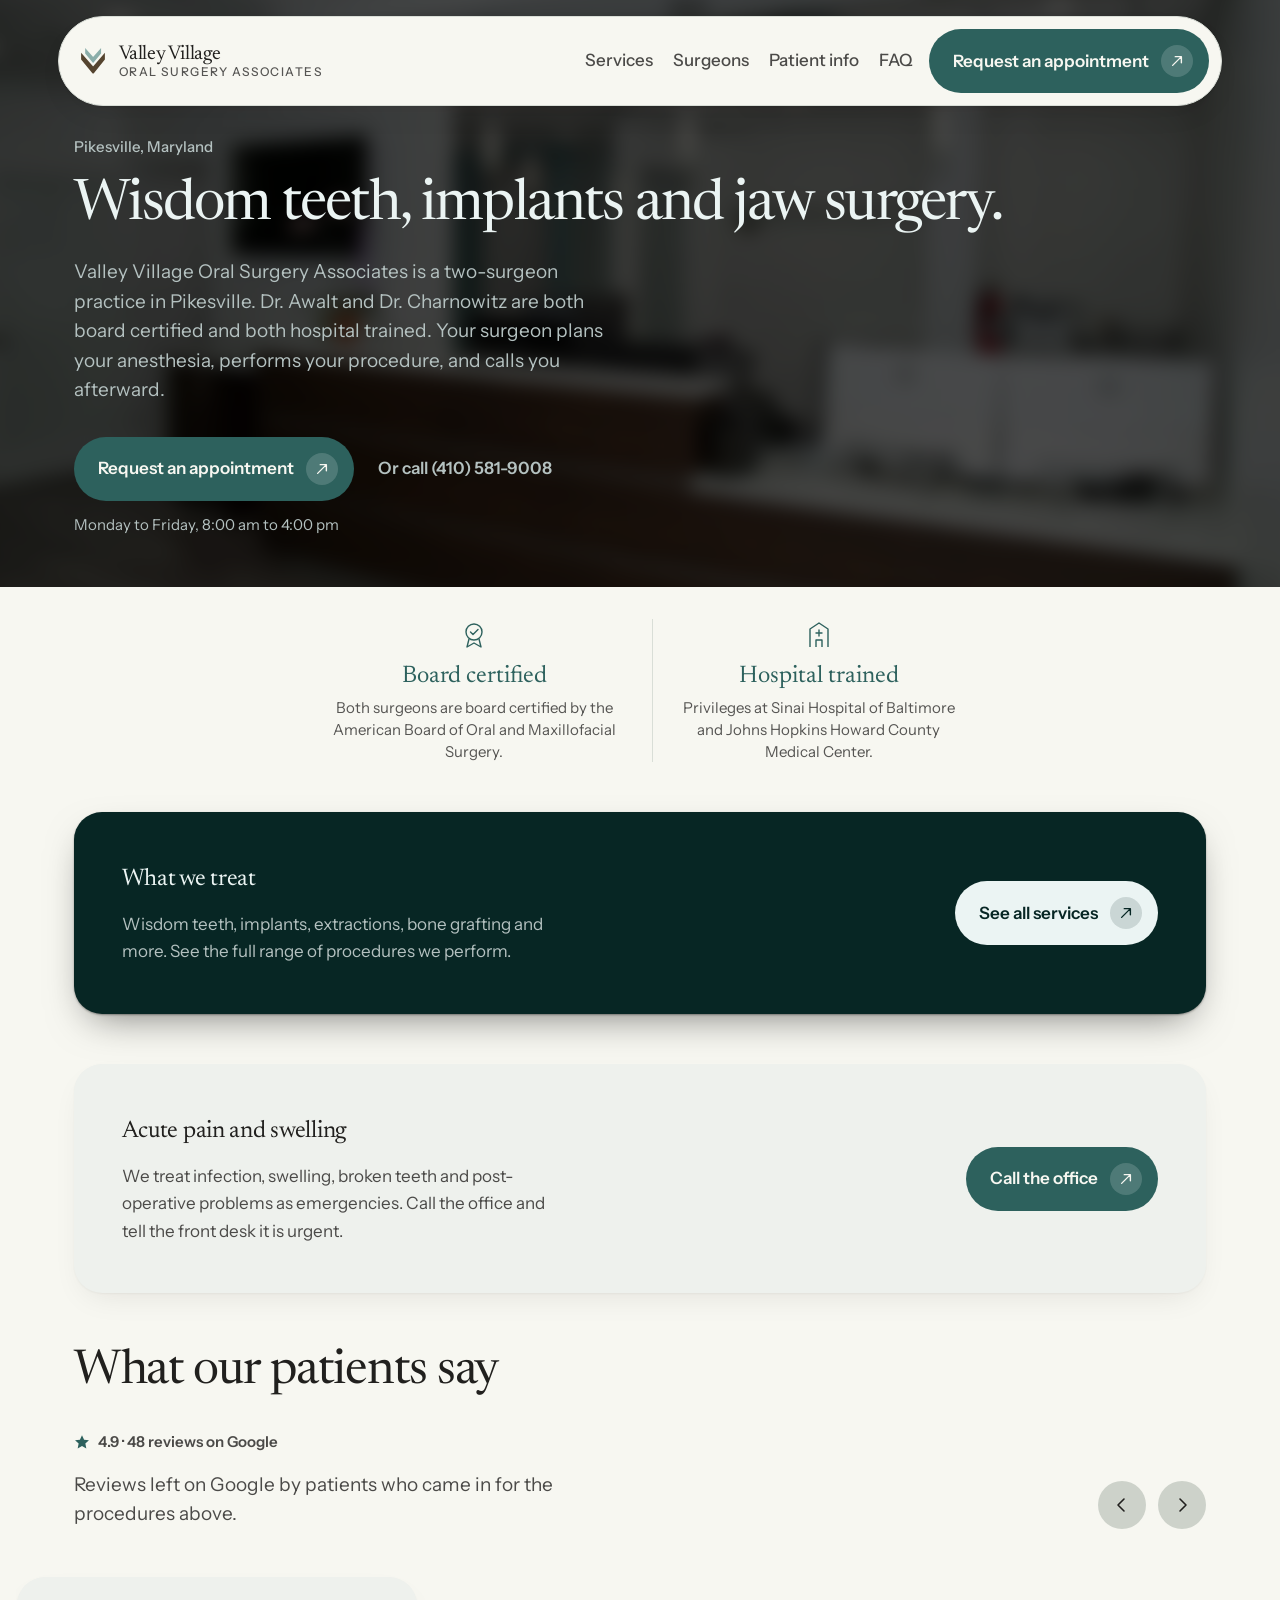
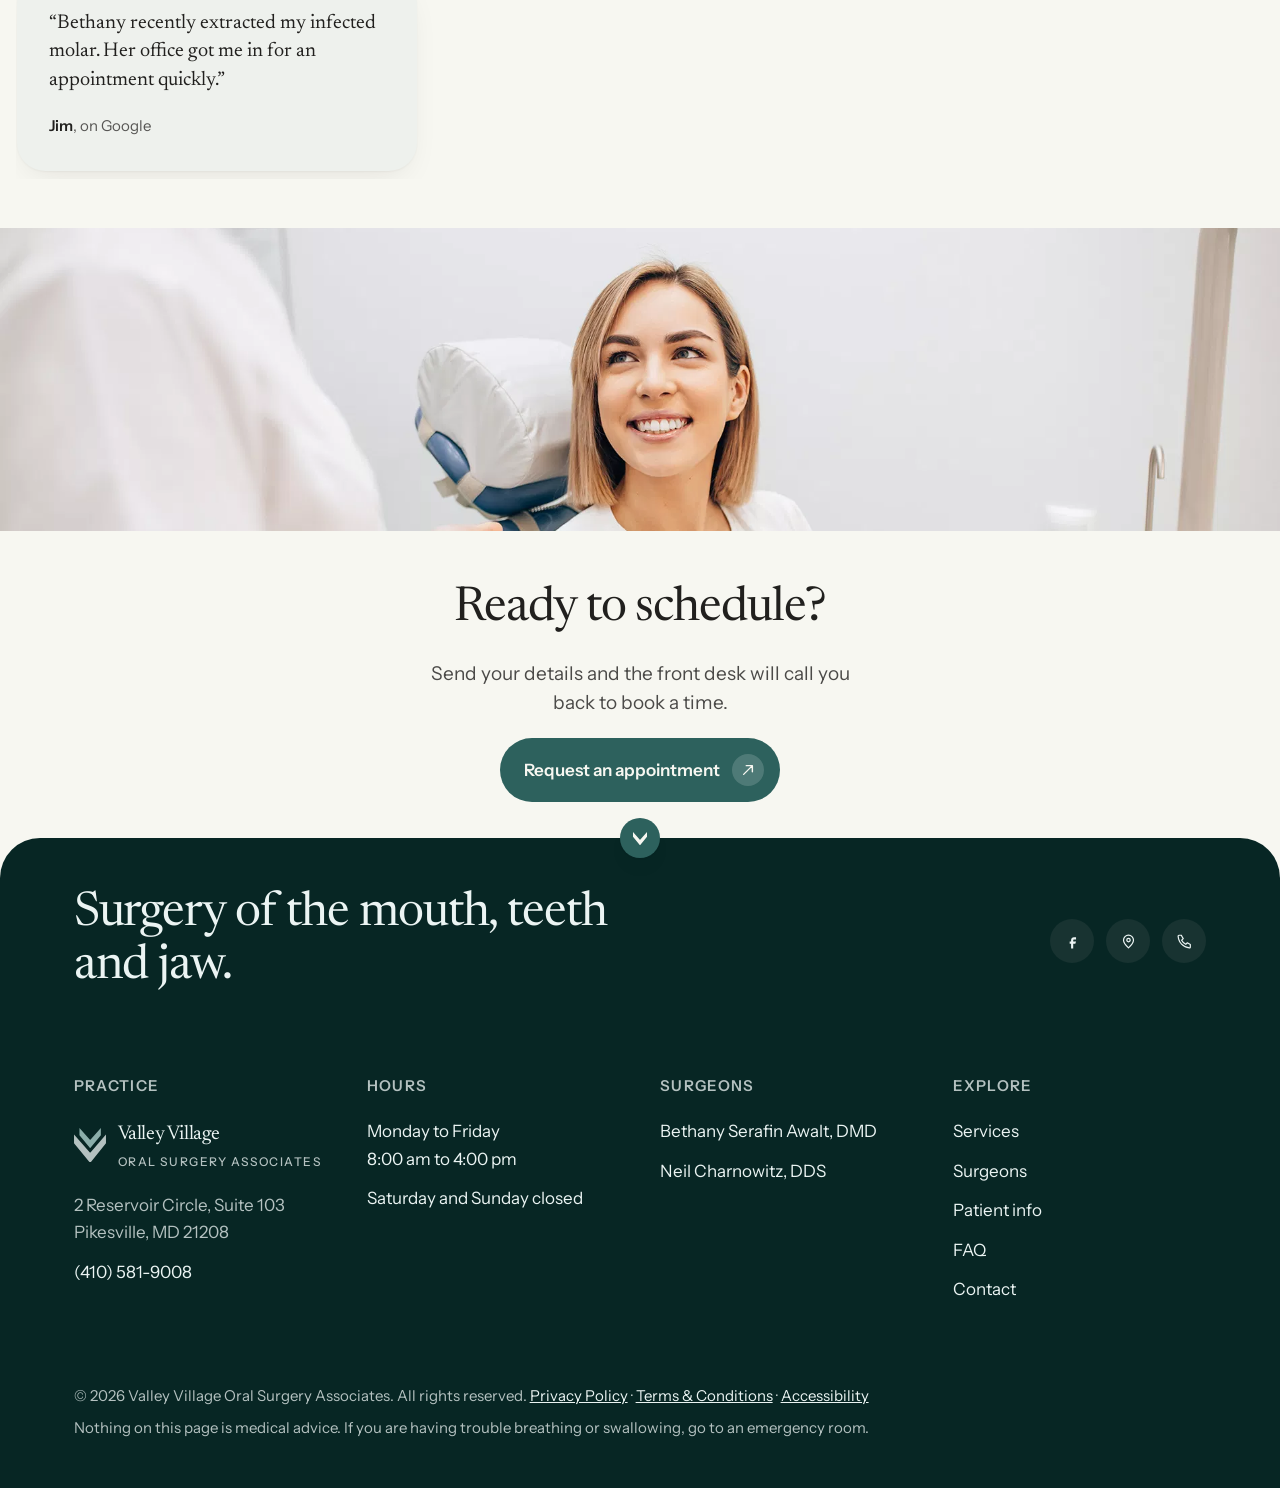
<file: index.html>
<!doctype html>
<html lang="en" class="no-js">
<head>
<meta charset="utf-8">
<meta name="viewport" content="width=device-width, initial-scale=1">

<title>Valley Village Oral Surgery Associates | Oral Surgeons in Pikesville, MD</title>
<meta name="description" content="A two-surgeon referral practice in Pikesville, Maryland. Wisdom teeth, dental implants, extractions, bone grafting and oral pathology, with sedation and general anesthesia administered in the office. Call (410) 581-9008.">

<!-- TODO: uncomment and set both once the new domain is live.
<link rel="canonical" href="https://NEW-DOMAIN.com/">
<meta property="og:url" content="https://NEW-DOMAIN.com/">
-->
<meta property="og:type" content="website">
<meta property="og:title" content="Valley Village Oral Surgery Associates">
<meta property="og:description" content="A two-surgeon referral practice in Pikesville, Maryland. Wisdom teeth, implants, extractions and anesthesia, from two hospital-trained surgeons.">
<meta property="og:locale" content="en_US">
<meta name="twitter:card" content="summary_large_image">
<meta name="theme-color" content="#f7f4ee">

<link rel="icon" href="favicon.svg" type="image/svg+xml">

<link rel="preload" href="fonts/newsreader-var-latin.woff2" as="font" type="font/woff2" crossorigin>
<link rel="preload" href="fonts/instrument-sans-var-latin.woff2" as="font" type="font/woff2" crossorigin>
<link rel="stylesheet" href="css/main.v2.css">
<script>document.documentElement.classList.remove('no-js');</script>
</head>
<body>

<a class="skip-link" href="#main">Skip to content</a>

<!-- ============ NAV ============ -->
<header class="nav" id="siteNav">
  <div class="nav__pill">
    <a class="wordmark" href="/">
      <!-- The practice chevron, redrawn from the logo artwork so it stays
           crisp at any size. Colours are the two logo tokens, exact. -->
      <svg class="wordmark__mark" width="27" height="29" viewBox="0 0 70.284 75.667" aria-hidden="true" focusable="false">
        <path class="wordmark__mark-olive" d="M34.346 53.508 L0 14.18 L0 33.676 L33.36 74.319 C34.47 75.667 36.534 75.667 37.644 74.319 L70.284 33.676 L70.284 14.18 L36.658 53.508 C36.043 54.199 34.962 54.199 34.346 53.508 Z"/>
        <path class="wordmark__mark-sage" d="M34.985 25.806 L11.994 0 L11.994 16.072 L34.691 43.632 C35.111 44.142 35.893 44.142 36.313 43.632 L59.01 16.072 L59.01 0 L36.019 25.806 C35.744 26.115 35.26 26.115 34.985 25.806 Z"/>
      </svg>
      <span class="wordmark__type">
        <span class="wordmark__name">Valley Village</span>
        <span class="wordmark__kind">Oral Surgery Associates</span>
      </span>
    </a>

    <nav class="nav__links" aria-label="Primary">
      <a class="nav__link" href="/services">Services</a>
      <a class="nav__link" href="/surgeons">Surgeons</a>
      <a class="nav__link" href="/patient-info">Patient info</a>
      <a class="nav__link" href="/faq">FAQ</a>
    </nav>

    <a class="nav__phone" href="tel:+14105819008">(410)&nbsp;581-9008</a>

    <a class="btn" href="/contact">
      Request an appointment
      <span class="btn__mark" aria-hidden="true">
        <svg viewBox="0 0 16 16" fill="none"><path d="M3 13 13 3M6 3h7v7" stroke="currentColor" stroke-width="1.6" stroke-linecap="round" stroke-linejoin="round"/></svg>
      </span>
    </a>

    <a class="nav__call" href="tel:+14105819008" aria-label="Call (410) 581-9008">
      <svg viewBox="0 0 16 16" fill="none" aria-hidden="true"><path d="M5.2 2.5 6.8 5.4 5.3 6.9a8.4 8.4 0 0 0 3.8 3.8l1.5-1.5 2.9 1.6v2.4c0 .5-.4.9-.9.8A11.6 11.6 0 0 1 2 3.1c0-.5.3-.9.8-.9h2.4Z" stroke="currentColor" stroke-width="1.4" stroke-linejoin="round"/></svg>
    </a>

    <button class="nav__toggle" type="button" id="navToggle" aria-expanded="false" aria-controls="navOverlay">
      <span class="nav__toggle-bars" aria-hidden="true"></span>
      <span class="sr-only">Menu</span>
    </button>
  </div>
</header>

<div class="nav__overlay" id="navOverlay" data-open="false">
  <a class="nav__overlay-link" href="/services">Services</a>
  <a class="nav__overlay-link" href="/surgeons">Surgeons</a>
  <a class="nav__overlay-link" href="/patient-info">Patient info</a>
  <a class="nav__overlay-link" href="/faq">FAQ</a>
  <a class="nav__overlay-link" href="/contact">Contact</a>
  <a class="nav__overlay-link" href="tel:+14105819008">(410) 581-9008</a>
</div>

<main id="main">
<!-- ============ HERO ============ -->
<section class="hero-full">
  <div class="hero-full__media">
    <img src="img/office.webp"
         srcset="img/office-sm.webp 760w, img/office.webp 1500w"
         sizes="100vw" width="1500" height="656" fetchpriority="high" decoding="async"
         alt="The reception desk at Valley Village Oral Surgery Associates, with the practice logo on the wall behind it.">
  </div>

  <div class="shell hero-full__inner">
    <span class="marker" data-reveal>Pikesville, Maryland</span>
    <h1 class="hero-full__display" data-reveal>Wisdom teeth, implants and jaw surgery.</h1>
    <p class="hero-full__lead" data-reveal>
      Valley Village Oral Surgery Associates is a two-surgeon practice in Pikesville.
      Dr. Awalt and Dr. Charnowitz are both board certified and both hospital trained.
      Your surgeon plans your anesthesia, performs your procedure, and calls you afterward.
    </p>
    <div class="hero-full__actions" data-reveal>
      <a class="btn" href="/contact">
        Request an appointment
        <span class="btn__mark" aria-hidden="true">
          <svg viewBox="0 0 16 16" fill="none"><path d="M3 13 13 3M6 3h7v7" stroke="currentColor" stroke-width="1.6" stroke-linecap="round" stroke-linejoin="round"/></svg>
        </span>
      </a>
      <a class="hero-full__phone" href="tel:+14105819008">Or call (410) 581-9008</a>
    </div>
    <p class="hero-full__hours" data-reveal>Monday to Friday, 8:00 am to 4:00 pm</p>
  </div>
</section>
<!-- ============ BOOKING BAR ============ -->
<section class="section bookbar">
  <div class="shell">
    <dl class="hero__proof" data-reveal>
      <div class="hero__proof-item">
        <svg class="hero__proof-icon" viewBox="0 0 32 32" fill="none" stroke="currentColor" stroke-width="1.4" aria-hidden="true">
          <circle cx="16" cy="13" r="8"/>
          <path d="M12.5 13l2.5 2.5 5-5" stroke-linecap="round" stroke-linejoin="round"/>
          <path d="M11 20l-2 8 7-4 7 4-2-8" stroke-linejoin="round"/>
        </svg>
        <dt class="hero__proof-term">Board certified</dt>
        <dd class="hero__proof-desc">Both surgeons are board certified by the American Board of Oral and Maxillofacial Surgery.</dd>
      </div>
      <div class="hero__proof-item">
        <svg class="hero__proof-icon" viewBox="0 0 32 32" fill="none" stroke="currentColor" stroke-width="1.4" aria-hidden="true">
          <path d="M7 28V10l9-6 9 6v18" stroke-linejoin="round"/>
          <path d="M13 28v-7h6v7" stroke-linejoin="round"/>
          <path d="M16 11v6M13 14h6" stroke-linecap="round"/>
        </svg>
        <dt class="hero__proof-term">Hospital trained</dt>
        <dd class="hero__proof-desc">Privileges at Sinai Hospital of Baltimore and Johns Hopkins Howard County Medical Center.</dd>
      </div>
    </dl>
  </div>
</section>
<!-- ============ TREAT PROMO ============ -->
<section class="promo">
  <div class="shell">
    <div class="promo__inner" data-reveal>
      <div class="promo__copy">
        <h2>What we treat</h2>
        <p>Wisdom teeth, implants, extractions, bone grafting and more. See the full range of procedures we perform.</p>
      </div>
      <a class="btn btn--onDark" href="/services">
        See all services
        <span class="btn__mark" aria-hidden="true">
          <svg viewBox="0 0 16 16" fill="none"><path d="M3 13 13 3M6 3h7v7" stroke="currentColor" stroke-width="1.6" stroke-linecap="round" stroke-linejoin="round"/></svg>
        </span>
      </a>
    </div>
  </div>
</section>
<!-- ============ URGENT ============ -->
<section class="urgent">
  <div class="shell">
    <div class="urgent__inner" data-reveal>
      <div class="urgent__copy">
        <h2>Acute pain and swelling</h2>
        <p>We treat infection, swelling, broken teeth and post-operative problems as emergencies. Call the office and tell the front desk it is urgent.</p>
      </div>
      <a class="btn" href="tel:+14105819008">
        Call the office
        <span class="btn__mark" aria-hidden="true">
          <svg viewBox="0 0 16 16" fill="none"><path d="M3 13 13 3M6 3h7v7" stroke="currentColor" stroke-width="1.6" stroke-linecap="round" stroke-linejoin="round"/></svg>
        </span>
      </a>
    </div>
  </div>
</section>
<!-- ============ TESTIMONIALS ============ -->
<section class="section" id="reviews" style="padding-top:0">
  <div class="shell">
    <div class="quotes__head" data-reveal>
      <div class="section-head" style="margin-bottom:0">
        <h2 class="heading-1">What our patients say</h2>
        <!-- Figure from the call with Neil; confirm the live count/rating
             on Google before this goes out. -->
        <p class="reviews__badge">
          <svg viewBox="0 0 20 20" fill="currentColor" aria-hidden="true"><path d="M10 1.5l2.6 5.6 6.1.7-4.5 4.2 1.2 6-5.4-3-5.4 3 1.2-6L1.3 7.8l6.1-.7L10 1.5Z"/></svg>
          4.9 &middot; 48 reviews on Google
        </p>
        <p class="lead">Reviews left on Google by patients who came in for the procedures above.</p>
      </div>
      <div class="quotes__controls">
        <button class="quotes__btn" type="button" data-quotes-prev aria-label="Previous reviews">
          <svg viewBox="0 0 16 16" fill="none" aria-hidden="true"><path d="M10 2 4 8l6 6" stroke="currentColor" stroke-width="1.6" stroke-linecap="round" stroke-linejoin="round"/></svg>
        </button>
        <button class="quotes__btn" type="button" data-quotes-next aria-label="More reviews">
          <svg viewBox="0 0 16 16" fill="none" aria-hidden="true"><path d="M6 2l6 6-6 6" stroke="currentColor" stroke-width="1.6" stroke-linecap="round" stroke-linejoin="round"/></svg>
        </button>
      </div>
    </div>

    <div class="quotes" id="quotesTrack" tabindex="0" role="region" aria-label="Patient reviews, scrollable">
      <figure class="quote" data-reveal>
        <blockquote class="quote__text">&ldquo;Absolutely incredible experience. I have never had a doctor be so available and helpful after a surgery.&rdquo;</blockquote>
        <figcaption class="quote__by"><strong>Sallie</strong>, on Google</figcaption>
      </figure>
      <figure class="quote" data-reveal>
        <blockquote class="quote__text">&ldquo;Dr. Awalt was phenomenal! She took out all 4 of my wisdom teeth and it was a breeze.&rdquo;</blockquote>
        <figcaption class="quote__by"><strong>Zach</strong>, on Google</figcaption>
      </figure>
      <figure class="quote" data-reveal>
        <blockquote class="quote__text">&ldquo;Bethany recently extracted my infected molar. Her office got me in for an appointment quickly.&rdquo;</blockquote>
        <figcaption class="quote__by"><strong>Jim</strong>, on Google</figcaption>
      </figure>
      <figure class="quote" data-reveal>
        <blockquote class="quote__text">&ldquo;I had an extraction done by Dr. Awalt, and it could not have been a better experience.&rdquo;</blockquote>
        <figcaption class="quote__by"><strong>Wayne</strong>, on Google</figcaption>
      </figure>
      <figure class="quote" data-reveal>
        <blockquote class="quote__text">&ldquo;Dr. Awalt was very gentle with my mom and considerate of her dental issues.&rdquo;</blockquote>
        <figcaption class="quote__by"><strong>Shannon</strong>, on Google</figcaption>
      </figure>
      <figure class="quote" data-reveal>
        <blockquote class="quote__text">&ldquo;I had a pleasant experience and a successful procedure in getting my wisdom teeth removed.&rdquo;</blockquote>
        <figcaption class="quote__by"><strong>Julian</strong>, on Google</figcaption>
      </figure>
    </div>
  </div>
</section>
<!-- ============ BANNER STRIP ============ -->
<section class="strip" aria-hidden="false">
  <figure class="strip__figure" data-reveal>
    <img src="img/custom_images_interior_banners_services.webp"
         width="1900" height="700" loading="lazy" decoding="async"
         alt="A patient in the chair during a consultation.">
  </figure>
</section>
<!-- ============ CTA ============ -->
<section class="section" id="cta">
  <div class="shell cta-centered" data-reveal>
    <h2 class="heading-1">Ready to schedule?</h2>
    <p class="lead">Send your details and the front desk will call you back to book a time.</p>
    <a class="btn" href="/contact">
      Request an appointment
      <span class="btn__mark" aria-hidden="true">
        <svg viewBox="0 0 16 16" fill="none"><path d="M3 13 13 3M6 3h7v7" stroke="currentColor" stroke-width="1.6" stroke-linecap="round" stroke-linejoin="round"/></svg>
      </span>
    </a>
  </div>
</section>


</main>

<!-- ============ FOOTER ============ -->
<footer class="footer panel-lift">
  <span class="seam-mark" aria-hidden="true"><svg viewBox="11.994 0 47.016 44.142" fill="none" aria-hidden="true"><path d="M34.985 25.806 L11.994 0 L11.994 16.072 L34.691 43.632 C35.111 44.142 35.893 44.142 36.313 43.632 L59.01 16.072 L59.01 0 L36.019 25.806 C35.744 26.115 35.26 26.115 34.985 25.806 Z" fill="currentColor"/></svg></span>
  <div class="shell">
    <div class="footer__top">
      <p class="footer__statement" style="margin:0" data-reveal>Surgery of the mouth, teeth and jaw.</p>
      <div class="footer__social">
        <a href="https://www.facebook.com/valleyvillageoralsurgery" rel="noopener" aria-label="Valley Village Oral Surgery Associates on Facebook">
          <svg viewBox="0 0 24 24" fill="currentColor" aria-hidden="true"><path d="M14 9h3V6h-3c-2.2 0-4 1.8-4 4v2H8v3h2v7h3v-7h3l1-3h-4v-2c0-.6.4-1 1-1Z"/></svg>
        </a>
        <a href="https://maps.google.com/?q=2+Reservoir+Circle+Suite+103+Pikesville+MD+21208" rel="noopener" aria-label="Find the office on Google Maps">
          <svg viewBox="0 0 24 24" fill="none" stroke="currentColor" stroke-width="1.7" aria-hidden="true"><path d="M12 21s7-6.1 7-11a7 7 0 1 0-14 0c0 4.9 7 11 7 11Z" stroke-linejoin="round"/><circle cx="12" cy="10" r="2.4"/></svg>
        </a>
        <a href="tel:+14105819008" aria-label="Call (410) 581-9008">
          <svg viewBox="0 0 24 24" fill="none" stroke="currentColor" stroke-width="1.7" aria-hidden="true"><path d="M7.8 3.8 10.2 8l-2.2 2.2a12.6 12.6 0 0 0 5.8 5.8L16 13.8l4.2 2.4v3.6c0 .8-.6 1.4-1.4 1.2A17.4 17.4 0 0 1 3 4.6c-.1-.8.5-1.4 1.2-1.4h3.6Z" stroke-linejoin="round"/></svg>
        </a>
      </div>
    </div>

    <div class="footer__grid">
      <div class="footer__col">
        <h3>Practice</h3>
        <div class="footer__lockup">
          <svg class="wordmark__mark" width="27" height="29" viewBox="0 0 70.284 75.667" aria-hidden="true" focusable="false">
            <path class="wordmark__mark-olive" d="M34.346 53.508 L0 14.18 L0 33.676 L33.36 74.319 C34.47 75.667 36.534 75.667 37.644 74.319 L70.284 33.676 L70.284 14.18 L36.658 53.508 C36.043 54.199 34.962 54.199 34.346 53.508 Z"/>
            <path class="wordmark__mark-sage" d="M34.985 25.806 L11.994 0 L11.994 16.072 L34.691 43.632 C35.111 44.142 35.893 44.142 36.313 43.632 L59.01 16.072 L59.01 0 L36.019 25.806 C35.744 26.115 35.26 26.115 34.985 25.806 Z"/>
          </svg>
          <span class="wordmark__type">
            <span class="wordmark__name">Valley Village</span>
            <span class="wordmark__kind">Oral Surgery Associates</span>
          </span>
        </div>
        <address>
          2 Reservoir Circle, Suite 103<br>
          Pikesville, MD 21208
        </address>
        <a href="tel:+14105819008">(410) 581-9008</a>
      </div>

      <div class="footer__col">
        <h3>Hours</h3>
        <p>Monday to Friday<br>8:00 am to 4:00 pm</p>
        <p>Saturday and Sunday closed</p>
      </div>

      <div class="footer__col">
        <h3>Surgeons</h3>
        <a href="/surgeons">Bethany Serafin Awalt, DMD</a>
        <a href="/surgeons">Neil Charnowitz, DDS</a>
      </div>

      <div class="footer__col">
        <h3>Explore</h3>
        <a href="/services">Services</a>
        <a href="/surgeons">Surgeons</a>
        <a href="/patient-info">Patient info</a>
        <a href="/faq">FAQ</a>
        <a href="/contact">Contact</a>
      </div>
    </div>

    <div class="footer__base">
      <p>&copy; <span id="year">2026</span> Valley Village Oral Surgery Associates. All rights reserved. <a href="/privacy">Privacy Policy</a> &middot; <a href="/terms">Terms &amp; Conditions</a> &middot; <a href="/accessibility">Accessibility</a></p>
      <p>Nothing on this page is medical advice. If you are having trouble breathing or swallowing, go to an emergency room.</p>
    </div>
  </div>
</footer>

<script type="application/ld+json">
{
  "@context": "https://schema.org",
  "@type": "Dentist",
  "name": "Valley Village Oral Surgery Associates",
  "description": "Board-certified oral and maxillofacial surgery practice in Pikesville, Maryland.",
  "medicalSpecialty": "OralAndMaxillofacialSurgery",
  "telephone": "+1-410-581-9008",
  "address": {
    "@type": "PostalAddress",
    "streetAddress": "2 Reservoir Circle, Suite 103",
    "addressLocality": "Pikesville",
    "addressRegion": "MD",
    "postalCode": "21208",
    "addressCountry": "US"
  },
  "areaServed": "Greater Baltimore, Maryland",
  "openingHoursSpecification": [{
    "@type": "OpeningHoursSpecification",
    "dayOfWeek": ["Monday", "Tuesday", "Wednesday", "Thursday", "Friday"],
    "opens": "08:00",
    "closes": "16:00"
  }],
  "employee": [
    {
      "@type": "Physician",
      "name": "Bethany Serafin Awalt, DMD",
      "medicalSpecialty": "OralAndMaxillofacialSurgery",
      "alumniOf": "University of Pittsburgh School of Dental Medicine"
    },
    {
      "@type": "Physician",
      "name": "Neil Charnowitz, DDS",
      "medicalSpecialty": "OralAndMaxillofacialSurgery",
      "alumniOf": "University of Maryland School of Dentistry"
    }
  ],
  "availableService": [
    { "@type": "MedicalProcedure", "name": "Wisdom teeth removal" },
    { "@type": "MedicalProcedure", "name": "Tooth extraction" },
    { "@type": "MedicalProcedure", "name": "Dental implants" },
    { "@type": "MedicalProcedure", "name": "Bone grafting" },
    { "@type": "MedicalProcedure", "name": "Sinus lift" },
    { "@type": "MedicalProcedure", "name": "Facial trauma" },
    { "@type": "MedicalProcedure", "name": "Corrective jaw surgery" },
    { "@type": "MedicalProcedure", "name": "Oral pathology" },
    { "@type": "MedicalProcedure", "name": "Exposure and bonding of unerupted teeth" },
    { "@type": "MedicalProcedure", "name": "Oral conscious sedation" },
    { "@type": "MedicalProcedure", "name": "General anesthesia" },
    { "@type": "MedicalProcedure", "name": "Emergency oral surgery" }
  ]
}
</script>

<script src="js/app.v2.js" defer></script>
</body>
</html>
</file>
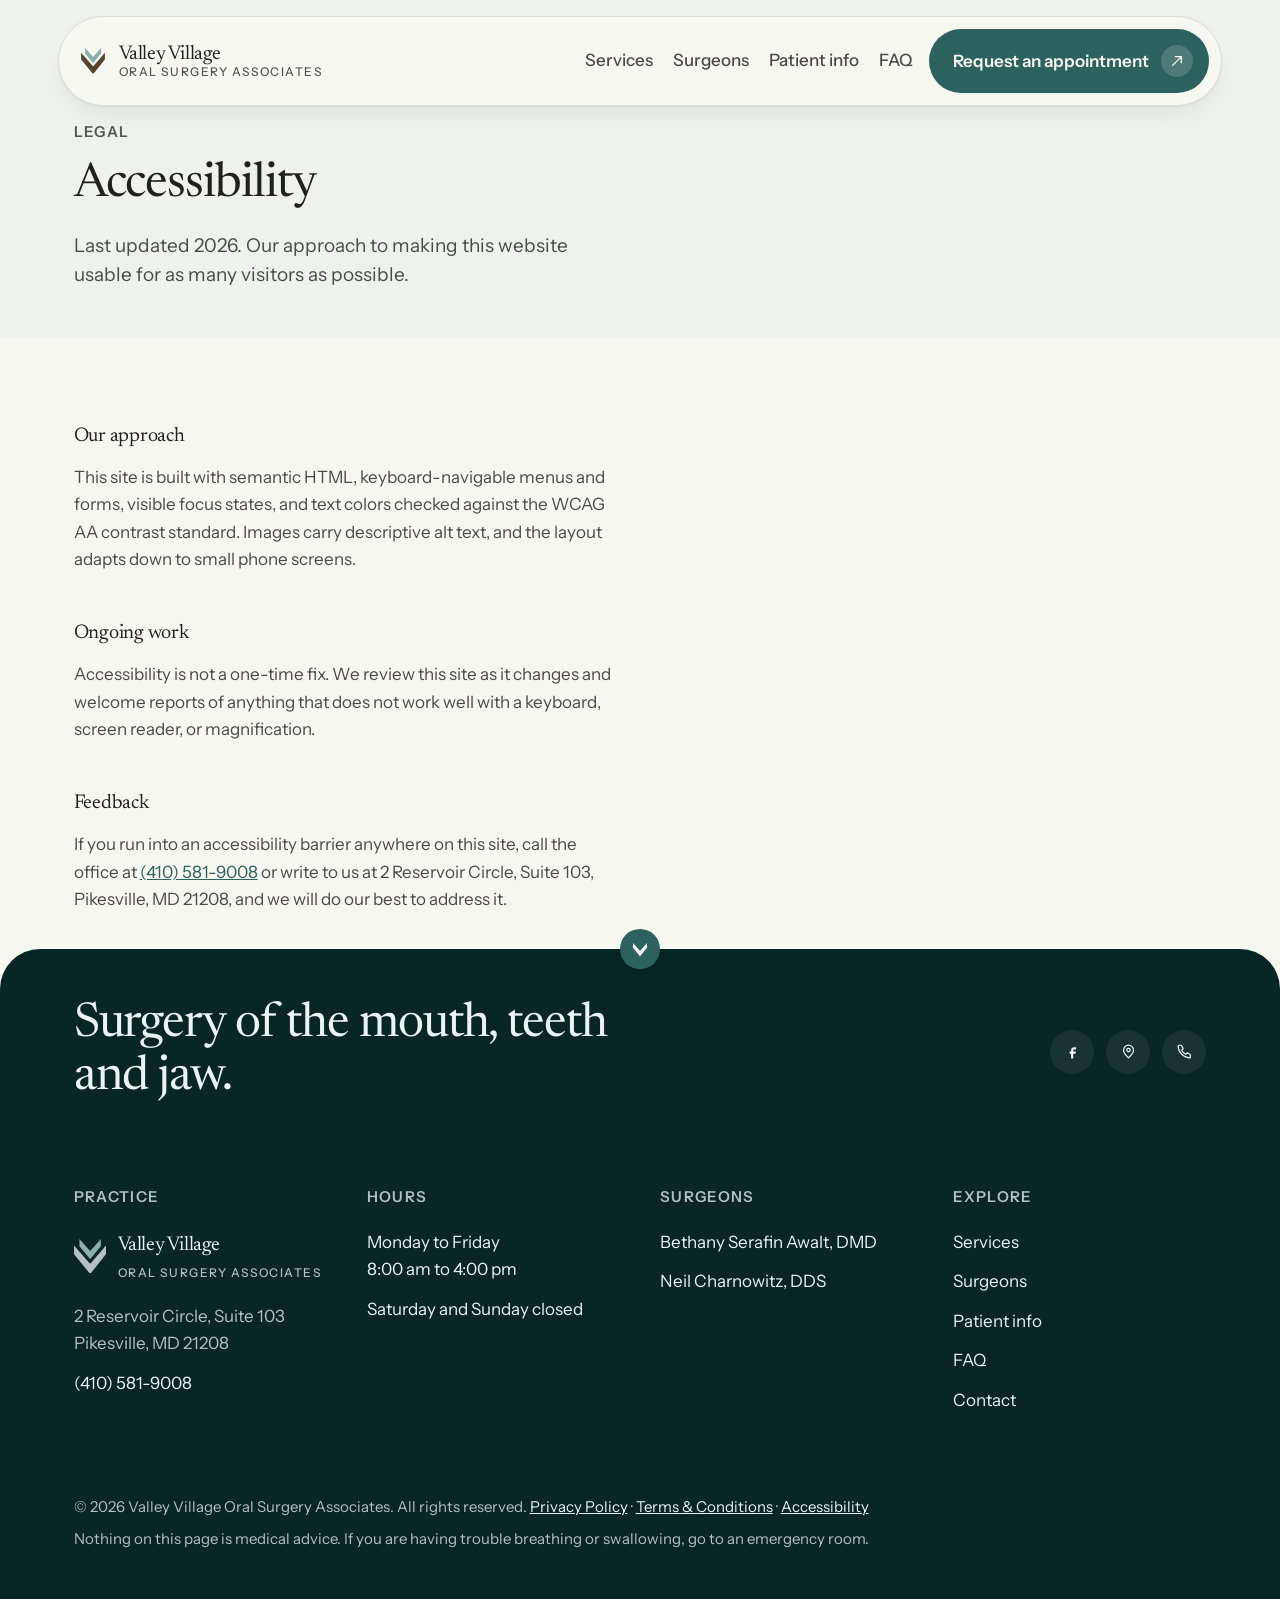
<file: accessibility.html>
<!doctype html>
<html lang="en" class="no-js">
<head>
<meta charset="utf-8">
<meta name="viewport" content="width=device-width, initial-scale=1">

<title>Accessibility | Valley Village Oral Surgery Associates</title>
<meta name="description" content="Our commitment to an accessible website at Valley Village Oral Surgery Associates.">

<!-- TODO: uncomment and set both once the new domain is live.
<link rel="canonical" href="https://NEW-DOMAIN.com/accessibility">
<meta property="og:url" content="https://NEW-DOMAIN.com/accessibility">
-->
<meta property="og:type" content="website">
<meta property="og:title" content="Accessibility | Valley Village Oral Surgery Associates">
<meta property="og:description" content="Our commitment to an accessible website at Valley Village Oral Surgery Associates.">
<meta property="og:locale" content="en_US">
<meta name="twitter:card" content="summary_large_image">
<meta name="theme-color" content="#f7f4ee">

<link rel="icon" href="favicon.svg" type="image/svg+xml">

<link rel="preload" href="fonts/newsreader-var-latin.woff2" as="font" type="font/woff2" crossorigin>
<link rel="preload" href="fonts/instrument-sans-var-latin.woff2" as="font" type="font/woff2" crossorigin>
<link rel="stylesheet" href="css/main.v2.css">
<script>document.documentElement.classList.remove('no-js');</script>
</head>
<body>

<a class="skip-link" href="#main">Skip to content</a>

<!-- ============ NAV ============ -->
<header class="nav" id="siteNav">
  <div class="nav__pill">
    <a class="wordmark" href="/">
      <!-- The practice chevron, redrawn from the logo artwork so it stays
           crisp at any size. Colours are the two logo tokens, exact. -->
      <svg class="wordmark__mark" width="27" height="29" viewBox="0 0 70.284 75.667" aria-hidden="true" focusable="false">
        <path class="wordmark__mark-olive" d="M34.346 53.508 L0 14.18 L0 33.676 L33.36 74.319 C34.47 75.667 36.534 75.667 37.644 74.319 L70.284 33.676 L70.284 14.18 L36.658 53.508 C36.043 54.199 34.962 54.199 34.346 53.508 Z"/>
        <path class="wordmark__mark-sage" d="M34.985 25.806 L11.994 0 L11.994 16.072 L34.691 43.632 C35.111 44.142 35.893 44.142 36.313 43.632 L59.01 16.072 L59.01 0 L36.019 25.806 C35.744 26.115 35.26 26.115 34.985 25.806 Z"/>
      </svg>
      <span class="wordmark__type">
        <span class="wordmark__name">Valley Village</span>
        <span class="wordmark__kind">Oral Surgery Associates</span>
      </span>
    </a>

    <nav class="nav__links" aria-label="Primary">
      <a class="nav__link" href="/services">Services</a>
      <a class="nav__link" href="/surgeons">Surgeons</a>
      <a class="nav__link" href="/patient-info">Patient info</a>
      <a class="nav__link" href="/faq">FAQ</a>
    </nav>

    <a class="nav__phone" href="tel:+14105819008">(410)&nbsp;581-9008</a>

    <a class="btn" href="/contact">
      Request an appointment
      <span class="btn__mark" aria-hidden="true">
        <svg viewBox="0 0 16 16" fill="none"><path d="M3 13 13 3M6 3h7v7" stroke="currentColor" stroke-width="1.6" stroke-linecap="round" stroke-linejoin="round"/></svg>
      </span>
    </a>

    <a class="nav__call" href="tel:+14105819008" aria-label="Call (410) 581-9008">
      <svg viewBox="0 0 16 16" fill="none" aria-hidden="true"><path d="M5.2 2.5 6.8 5.4 5.3 6.9a8.4 8.4 0 0 0 3.8 3.8l1.5-1.5 2.9 1.6v2.4c0 .5-.4.9-.9.8A11.6 11.6 0 0 1 2 3.1c0-.5.3-.9.8-.9h2.4Z" stroke="currentColor" stroke-width="1.4" stroke-linejoin="round"/></svg>
    </a>

    <button class="nav__toggle" type="button" id="navToggle" aria-expanded="false" aria-controls="navOverlay">
      <span class="nav__toggle-bars" aria-hidden="true"></span>
      <span class="sr-only">Menu</span>
    </button>
  </div>
</header>

<div class="nav__overlay" id="navOverlay" data-open="false">
  <a class="nav__overlay-link" href="/services">Services</a>
  <a class="nav__overlay-link" href="/surgeons">Surgeons</a>
  <a class="nav__overlay-link" href="/patient-info">Patient info</a>
  <a class="nav__overlay-link" href="/faq">FAQ</a>
  <a class="nav__overlay-link" href="/contact">Contact</a>
  <a class="nav__overlay-link" href="tel:+14105819008">(410) 581-9008</a>
</div>

<main id="main">
<!-- ============ ACCESSIBILITY ============ -->
<section class="page-hero" data-reveal>
  <div class="shell">
    <p class="label">Legal</p>
    <h1 class="heading-1">Accessibility</h1>
    <p class="lead">Last updated 2026. Our approach to making this website usable for as many visitors as possible.</p>
  </div>
</section>

<section class="section" id="accessibility">
  <div class="shell">

    <div class="legal">
      <h3>Our approach</h3>
      <p>This site is built with semantic HTML, keyboard-navigable menus and forms, visible focus states, and text colors checked against the WCAG AA contrast standard. Images carry descriptive alt text, and the layout adapts down to small phone screens.</p>

      <h3>Ongoing work</h3>
      <p>Accessibility is not a one-time fix. We review this site as it changes and welcome reports of anything that does not work well with a keyboard, screen reader, or magnification.</p>

      <h3>Feedback</h3>
      <p>If you run into an accessibility barrier anywhere on this site, call the office at <a href="tel:+14105819008">(410) 581-9008</a> or write to us at 2 Reservoir Circle, Suite 103, Pikesville, MD 21208, and we will do our best to address it.</p>
    </div>
  </div>
</section>


</main>

<!-- ============ FOOTER ============ -->
<footer class="footer panel-lift">
  <span class="seam-mark" aria-hidden="true"><svg viewBox="11.994 0 47.016 44.142" fill="none" aria-hidden="true"><path d="M34.985 25.806 L11.994 0 L11.994 16.072 L34.691 43.632 C35.111 44.142 35.893 44.142 36.313 43.632 L59.01 16.072 L59.01 0 L36.019 25.806 C35.744 26.115 35.26 26.115 34.985 25.806 Z" fill="currentColor"/></svg></span>
  <div class="shell">
    <div class="footer__top">
      <p class="footer__statement" style="margin:0" data-reveal>Surgery of the mouth, teeth and jaw.</p>
      <div class="footer__social">
        <a href="https://www.facebook.com/valleyvillageoralsurgery" rel="noopener" aria-label="Valley Village Oral Surgery Associates on Facebook">
          <svg viewBox="0 0 24 24" fill="currentColor" aria-hidden="true"><path d="M14 9h3V6h-3c-2.2 0-4 1.8-4 4v2H8v3h2v7h3v-7h3l1-3h-4v-2c0-.6.4-1 1-1Z"/></svg>
        </a>
        <a href="https://maps.google.com/?q=2+Reservoir+Circle+Suite+103+Pikesville+MD+21208" rel="noopener" aria-label="Find the office on Google Maps">
          <svg viewBox="0 0 24 24" fill="none" stroke="currentColor" stroke-width="1.7" aria-hidden="true"><path d="M12 21s7-6.1 7-11a7 7 0 1 0-14 0c0 4.9 7 11 7 11Z" stroke-linejoin="round"/><circle cx="12" cy="10" r="2.4"/></svg>
        </a>
        <a href="tel:+14105819008" aria-label="Call (410) 581-9008">
          <svg viewBox="0 0 24 24" fill="none" stroke="currentColor" stroke-width="1.7" aria-hidden="true"><path d="M7.8 3.8 10.2 8l-2.2 2.2a12.6 12.6 0 0 0 5.8 5.8L16 13.8l4.2 2.4v3.6c0 .8-.6 1.4-1.4 1.2A17.4 17.4 0 0 1 3 4.6c-.1-.8.5-1.4 1.2-1.4h3.6Z" stroke-linejoin="round"/></svg>
        </a>
      </div>
    </div>

    <div class="footer__grid">
      <div class="footer__col">
        <h3>Practice</h3>
        <div class="footer__lockup">
          <svg class="wordmark__mark" width="27" height="29" viewBox="0 0 70.284 75.667" aria-hidden="true" focusable="false">
            <path class="wordmark__mark-olive" d="M34.346 53.508 L0 14.18 L0 33.676 L33.36 74.319 C34.47 75.667 36.534 75.667 37.644 74.319 L70.284 33.676 L70.284 14.18 L36.658 53.508 C36.043 54.199 34.962 54.199 34.346 53.508 Z"/>
            <path class="wordmark__mark-sage" d="M34.985 25.806 L11.994 0 L11.994 16.072 L34.691 43.632 C35.111 44.142 35.893 44.142 36.313 43.632 L59.01 16.072 L59.01 0 L36.019 25.806 C35.744 26.115 35.26 26.115 34.985 25.806 Z"/>
          </svg>
          <span class="wordmark__type">
            <span class="wordmark__name">Valley Village</span>
            <span class="wordmark__kind">Oral Surgery Associates</span>
          </span>
        </div>
        <address>
          2 Reservoir Circle, Suite 103<br>
          Pikesville, MD 21208
        </address>
        <a href="tel:+14105819008">(410) 581-9008</a>
      </div>

      <div class="footer__col">
        <h3>Hours</h3>
        <p>Monday to Friday<br>8:00 am to 4:00 pm</p>
        <p>Saturday and Sunday closed</p>
      </div>

      <div class="footer__col">
        <h3>Surgeons</h3>
        <a href="/surgeons">Bethany Serafin Awalt, DMD</a>
        <a href="/surgeons">Neil Charnowitz, DDS</a>
      </div>

      <div class="footer__col">
        <h3>Explore</h3>
        <a href="/services">Services</a>
        <a href="/surgeons">Surgeons</a>
        <a href="/patient-info">Patient info</a>
        <a href="/faq">FAQ</a>
        <a href="/contact">Contact</a>
      </div>
    </div>

    <div class="footer__base">
      <p>&copy; <span id="year">2026</span> Valley Village Oral Surgery Associates. All rights reserved. <a href="/privacy">Privacy Policy</a> &middot; <a href="/terms">Terms &amp; Conditions</a> &middot; <a href="/accessibility">Accessibility</a></p>
      <p>Nothing on this page is medical advice. If you are having trouble breathing or swallowing, go to an emergency room.</p>
    </div>
  </div>
</footer>

<script src="js/app.v2.js" defer></script>
</body>
</html>
</file>
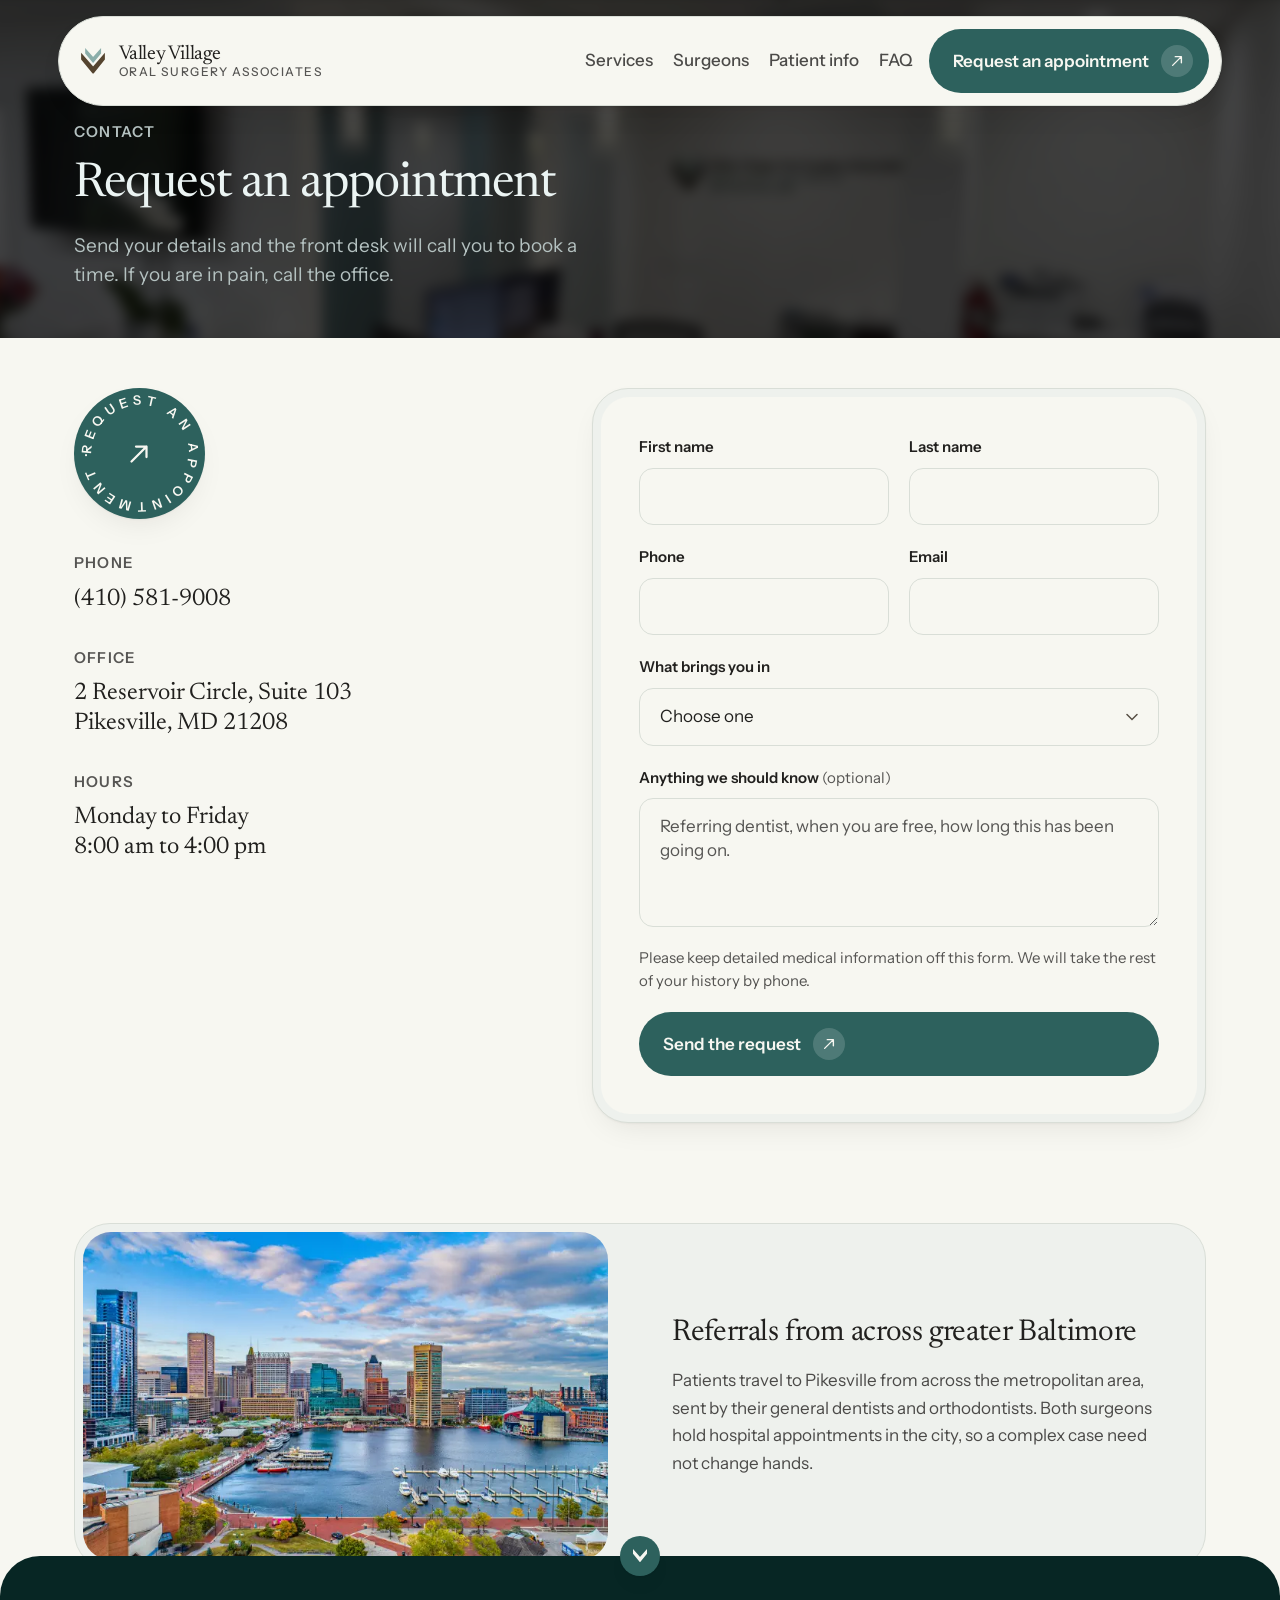
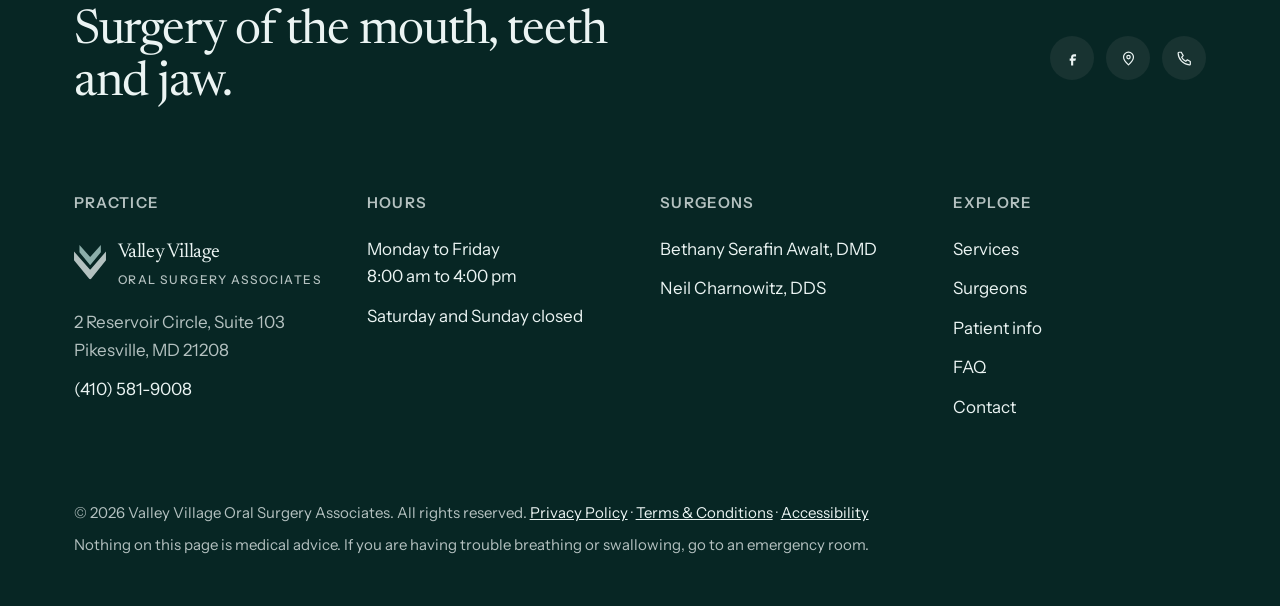
<file: contact.html>
<!doctype html>
<html lang="en" class="no-js">
<head>
<meta charset="utf-8">
<meta name="viewport" content="width=device-width, initial-scale=1">

<title>Contact &amp; Request an Appointment | Valley Village Oral Surgery Associates</title>
<meta name="description" content="Request an appointment online, or call (410) 581-9008. 2 Reservoir Circle, Suite 103, Pikesville, MD 21208. Monday to Friday, 8:00 am to 4:00 pm.">

<!-- TODO: uncomment and set both once the new domain is live.
<link rel="canonical" href="https://NEW-DOMAIN.com/contact">
<meta property="og:url" content="https://NEW-DOMAIN.com/contact">
-->
<meta property="og:type" content="website">
<meta property="og:title" content="Contact | Valley Village Oral Surgery Associates">
<meta property="og:description" content="Request an appointment or reach the front desk at Valley Village Oral Surgery Associates in Pikesville, Maryland.">
<meta property="og:locale" content="en_US">
<meta name="twitter:card" content="summary_large_image">
<meta name="theme-color" content="#f7f4ee">

<link rel="icon" href="favicon.svg" type="image/svg+xml">

<link rel="preload" href="fonts/newsreader-var-latin.woff2" as="font" type="font/woff2" crossorigin>
<link rel="preload" href="fonts/instrument-sans-var-latin.woff2" as="font" type="font/woff2" crossorigin>
<link rel="stylesheet" href="css/main.v2.css">
<script>document.documentElement.classList.remove('no-js');</script>
</head>
<body>

<a class="skip-link" href="#main">Skip to content</a>

<!-- ============ NAV ============ -->
<header class="nav" id="siteNav">
  <div class="nav__pill">
    <a class="wordmark" href="/">
      <!-- The practice chevron, redrawn from the logo artwork so it stays
           crisp at any size. Colours are the two logo tokens, exact. -->
      <svg class="wordmark__mark" width="27" height="29" viewBox="0 0 70.284 75.667" aria-hidden="true" focusable="false">
        <path class="wordmark__mark-olive" d="M34.346 53.508 L0 14.18 L0 33.676 L33.36 74.319 C34.47 75.667 36.534 75.667 37.644 74.319 L70.284 33.676 L70.284 14.18 L36.658 53.508 C36.043 54.199 34.962 54.199 34.346 53.508 Z"/>
        <path class="wordmark__mark-sage" d="M34.985 25.806 L11.994 0 L11.994 16.072 L34.691 43.632 C35.111 44.142 35.893 44.142 36.313 43.632 L59.01 16.072 L59.01 0 L36.019 25.806 C35.744 26.115 35.26 26.115 34.985 25.806 Z"/>
      </svg>
      <span class="wordmark__type">
        <span class="wordmark__name">Valley Village</span>
        <span class="wordmark__kind">Oral Surgery Associates</span>
      </span>
    </a>

    <nav class="nav__links" aria-label="Primary">
      <a class="nav__link" href="/services">Services</a>
      <a class="nav__link" href="/surgeons">Surgeons</a>
      <a class="nav__link" href="/patient-info">Patient info</a>
      <a class="nav__link" href="/faq">FAQ</a>
    </nav>

    <a class="nav__phone" href="tel:+14105819008">(410)&nbsp;581-9008</a>

    <a class="btn" href="/contact">
      Request an appointment
      <span class="btn__mark" aria-hidden="true">
        <svg viewBox="0 0 16 16" fill="none"><path d="M3 13 13 3M6 3h7v7" stroke="currentColor" stroke-width="1.6" stroke-linecap="round" stroke-linejoin="round"/></svg>
      </span>
    </a>

    <a class="nav__call" href="tel:+14105819008" aria-label="Call (410) 581-9008">
      <svg viewBox="0 0 16 16" fill="none" aria-hidden="true"><path d="M5.2 2.5 6.8 5.4 5.3 6.9a8.4 8.4 0 0 0 3.8 3.8l1.5-1.5 2.9 1.6v2.4c0 .5-.4.9-.9.8A11.6 11.6 0 0 1 2 3.1c0-.5.3-.9.8-.9h2.4Z" stroke="currentColor" stroke-width="1.4" stroke-linejoin="round"/></svg>
    </a>

    <button class="nav__toggle" type="button" id="navToggle" aria-expanded="false" aria-controls="navOverlay">
      <span class="nav__toggle-bars" aria-hidden="true"></span>
      <span class="sr-only">Menu</span>
    </button>
  </div>
</header>

<div class="nav__overlay" id="navOverlay" data-open="false">
  <a class="nav__overlay-link" href="/services">Services</a>
  <a class="nav__overlay-link" href="/surgeons">Surgeons</a>
  <a class="nav__overlay-link" href="/patient-info">Patient info</a>
  <a class="nav__overlay-link" href="/faq">FAQ</a>
  <a class="nav__overlay-link" href="/contact">Contact</a>
  <a class="nav__overlay-link" href="tel:+14105819008">(410) 581-9008</a>
</div>

<main id="main">
<!-- ============ REQUEST ============ -->
<section class="page-hero page-hero--photo" data-reveal>
  <div class="page-hero__media">
    <img src="img/contact-desk.webp"
         srcset="img/contact-desk-sm.webp 760w, img/contact-desk.webp 1600w"
         sizes="100vw" width="1600" height="640" loading="eager" decoding="async"
         alt="The front desk at Valley Village Oral Surgery Associates.">
  </div>
  <div class="shell">
    <p class="label">Contact</p>
    <h1 class="heading-1">Request an appointment</h1>
    <p class="lead">Send your details and the front desk will call you to book a time. If you are in pain, call the office.</p>
  </div>
</section>

<section class="section" id="request">
  <div class="shell request__grid">

    <div class="contact-block" data-reveal>
      <a class="badge-circle" href="#requestForm">
        <svg class="badge-circle__ring" viewBox="0 0 100 100" aria-hidden="true">
          <defs><path id="badgeArc" d="M50,50 m-37,0 a37,37 0 1,1 74,0 a37,37 0 1,1 -74,0"/></defs>
          <text><textPath href="#badgeArc" startOffset="0" textLength="232" lengthAdjust="spacing">Request an appointment &#183;</textPath></text>
        </svg>
        <svg class="badge-circle__arrow" viewBox="0 0 16 16" fill="none" aria-hidden="true">
          <path d="M3 13 13 3M6 3h7v7" stroke="currentColor" stroke-width="1.5" stroke-linecap="round" stroke-linejoin="round"/>
        </svg>
        <span class="sr-only">Jump to the appointment request form</span>
      </a>

      <div class="contact-item">
        <span class="label">Phone</span>
        <a class="contact-item__value" href="tel:+14105819008">(410) 581-9008</a>
      </div>

      <div class="contact-item">
        <span class="label">Office</span>
        <address class="contact-item__value">
          2 Reservoir Circle, Suite 103<br>
          Pikesville, MD 21208
        </address>
      </div>

      <div class="contact-item">
        <span class="label">Hours</span>
        <p class="contact-item__value">Monday to Friday<br>8:00 am to 4:00 pm</p>
      </div>
    </div>

    <div class="enclosure" data-reveal>
      <div class="enclosure__core">
        <form class="form" id="requestForm" novalidate>

          <div class="field field--pair">
            <div class="field" data-field>
              <label class="field__label" for="firstName">First name</label>
              <input class="input" id="firstName" name="firstName" type="text" autocomplete="given-name" required>
              <p class="field__error" data-error>Please enter your first name.</p>
            </div>
            <div class="field" data-field>
              <label class="field__label" for="lastName">Last name</label>
              <input class="input" id="lastName" name="lastName" type="text" autocomplete="family-name" required>
              <p class="field__error" data-error>Please enter your last name.</p>
            </div>
          </div>

          <div class="field field--pair">
            <div class="field" data-field>
              <label class="field__label" for="phone">Phone</label>
              <input class="input" id="phone" name="phone" type="tel" autocomplete="tel" inputmode="tel" required>
              <p class="field__error" data-error>Please enter a phone number we can reach you on.</p>
            </div>
            <div class="field" data-field>
              <label class="field__label" for="email">Email</label>
              <input class="input" id="email" name="email" type="email" autocomplete="email" required>
              <p class="field__error" data-error>Please enter a valid email address.</p>
            </div>
          </div>

          <div class="field" data-field>
            <label class="field__label" for="reason">What brings you in</label>
            <select class="input" id="reason" name="reason" required>
              <option value="">Choose one</option>
              <option>Wisdom teeth</option>
              <option>Extraction</option>
              <option>Dental implant</option>
              <option>Bone graft or sinus lift</option>
              <option>Tooth pain or infection</option>
              <option>A sore or lump that has not healed</option>
              <option>Second opinion</option>
              <option>Something else</option>
            </select>
            <p class="field__error" data-error>Please choose a reason so we can book the right amount of time.</p>
          </div>

          <div class="field" data-field>
            <label class="field__label" for="notes">
              Anything we should know <span class="field__optional">(optional)</span>
            </label>
            <textarea class="input" id="notes" name="notes" rows="4" placeholder="Referring dentist, when you are free, how long this has been going on."></textarea>
          </div>

          <p class="form__consent">
            Please keep detailed medical information off this form. We will take the rest of your history by phone.
          </p>

          <button class="btn" type="submit" id="submitBtn">
            <span data-submit-label>Send the request</span>
            <span class="btn__mark" aria-hidden="true">
              <svg viewBox="0 0 16 16" fill="none"><path d="M3 13 13 3M6 3h7v7" stroke="currentColor" stroke-width="1.6" stroke-linecap="round" stroke-linejoin="round"/></svg>
            </span>
          </button>

          <p class="form__status" id="formStatus" role="status" aria-live="polite"></p>

        </form>
      </div>
    </div>

  </div>
</section>

<!-- ============ AREA ============ -->
<section class="area">
  <div class="shell">
    <div class="area__inner" data-reveal>
      <img class="area__img" src="img/baltimore.webp"
           srcset="img/baltimore-sm.webp 760w, img/baltimore.webp 1500w"
           sizes="(max-width: 60rem) 100vw, 50vw"
           width="1500" height="844" loading="lazy" decoding="async"
           alt="The Baltimore Inner Harbour skyline.">
      <div class="area__copy">
        <h2 class="heading-2">Referrals from across greater Baltimore</h2>
        <p>
          Patients travel to Pikesville from across the metropolitan area, sent by their
          general dentists and orthodontists. Both surgeons hold hospital appointments in
          the city, so a complex case need not change hands.
        </p>
      </div>
    </div>
  </div>
</section>

</main>

<!-- ============ FOOTER ============ -->
<footer class="footer panel-lift">
  <span class="seam-mark" aria-hidden="true"><svg viewBox="11.994 0 47.016 44.142" fill="none" aria-hidden="true"><path d="M34.985 25.806 L11.994 0 L11.994 16.072 L34.691 43.632 C35.111 44.142 35.893 44.142 36.313 43.632 L59.01 16.072 L59.01 0 L36.019 25.806 C35.744 26.115 35.26 26.115 34.985 25.806 Z" fill="currentColor"/></svg></span>
  <div class="shell">
    <div class="footer__top">
      <p class="footer__statement" style="margin:0" data-reveal>Surgery of the mouth, teeth and jaw.</p>
      <div class="footer__social">
        <a href="https://www.facebook.com/valleyvillageoralsurgery" rel="noopener" aria-label="Valley Village Oral Surgery Associates on Facebook">
          <svg viewBox="0 0 24 24" fill="currentColor" aria-hidden="true"><path d="M14 9h3V6h-3c-2.2 0-4 1.8-4 4v2H8v3h2v7h3v-7h3l1-3h-4v-2c0-.6.4-1 1-1Z"/></svg>
        </a>
        <a href="https://maps.google.com/?q=2+Reservoir+Circle+Suite+103+Pikesville+MD+21208" rel="noopener" aria-label="Find the office on Google Maps">
          <svg viewBox="0 0 24 24" fill="none" stroke="currentColor" stroke-width="1.7" aria-hidden="true"><path d="M12 21s7-6.1 7-11a7 7 0 1 0-14 0c0 4.9 7 11 7 11Z" stroke-linejoin="round"/><circle cx="12" cy="10" r="2.4"/></svg>
        </a>
        <a href="tel:+14105819008" aria-label="Call (410) 581-9008">
          <svg viewBox="0 0 24 24" fill="none" stroke="currentColor" stroke-width="1.7" aria-hidden="true"><path d="M7.8 3.8 10.2 8l-2.2 2.2a12.6 12.6 0 0 0 5.8 5.8L16 13.8l4.2 2.4v3.6c0 .8-.6 1.4-1.4 1.2A17.4 17.4 0 0 1 3 4.6c-.1-.8.5-1.4 1.2-1.4h3.6Z" stroke-linejoin="round"/></svg>
        </a>
      </div>
    </div>

    <div class="footer__grid">
      <div class="footer__col">
        <h3>Practice</h3>
        <div class="footer__lockup">
          <svg class="wordmark__mark" width="27" height="29" viewBox="0 0 70.284 75.667" aria-hidden="true" focusable="false">
            <path class="wordmark__mark-olive" d="M34.346 53.508 L0 14.18 L0 33.676 L33.36 74.319 C34.47 75.667 36.534 75.667 37.644 74.319 L70.284 33.676 L70.284 14.18 L36.658 53.508 C36.043 54.199 34.962 54.199 34.346 53.508 Z"/>
            <path class="wordmark__mark-sage" d="M34.985 25.806 L11.994 0 L11.994 16.072 L34.691 43.632 C35.111 44.142 35.893 44.142 36.313 43.632 L59.01 16.072 L59.01 0 L36.019 25.806 C35.744 26.115 35.26 26.115 34.985 25.806 Z"/>
          </svg>
          <span class="wordmark__type">
            <span class="wordmark__name">Valley Village</span>
            <span class="wordmark__kind">Oral Surgery Associates</span>
          </span>
        </div>
        <address>
          2 Reservoir Circle, Suite 103<br>
          Pikesville, MD 21208
        </address>
        <a href="tel:+14105819008">(410) 581-9008</a>
      </div>

      <div class="footer__col">
        <h3>Hours</h3>
        <p>Monday to Friday<br>8:00 am to 4:00 pm</p>
        <p>Saturday and Sunday closed</p>
      </div>

      <div class="footer__col">
        <h3>Surgeons</h3>
        <a href="/surgeons">Bethany Serafin Awalt, DMD</a>
        <a href="/surgeons">Neil Charnowitz, DDS</a>
      </div>

      <div class="footer__col">
        <h3>Explore</h3>
        <a href="/services">Services</a>
        <a href="/surgeons">Surgeons</a>
        <a href="/patient-info">Patient info</a>
        <a href="/faq">FAQ</a>
        <a href="/contact">Contact</a>
      </div>
    </div>

    <div class="footer__base">
      <p>&copy; <span id="year">2026</span> Valley Village Oral Surgery Associates. All rights reserved. <a href="/privacy">Privacy Policy</a> &middot; <a href="/terms">Terms &amp; Conditions</a> &middot; <a href="/accessibility">Accessibility</a></p>
      <p>Nothing on this page is medical advice. If you are having trouble breathing or swallowing, go to an emergency room.</p>
    </div>
  </div>
</footer>

<script type="application/ld+json">
{
  "@context": "https://schema.org",
  "@type": "Dentist",
  "name": "Valley Village Oral Surgery Associates",
  "description": "Board-certified oral and maxillofacial surgery practice in Pikesville, Maryland.",
  "medicalSpecialty": "OralAndMaxillofacialSurgery",
  "telephone": "+1-410-581-9008",
  "address": {
    "@type": "PostalAddress",
    "streetAddress": "2 Reservoir Circle, Suite 103",
    "addressLocality": "Pikesville",
    "addressRegion": "MD",
    "postalCode": "21208",
    "addressCountry": "US"
  },
  "areaServed": "Greater Baltimore, Maryland",
  "openingHoursSpecification": [{
    "@type": "OpeningHoursSpecification",
    "dayOfWeek": ["Monday", "Tuesday", "Wednesday", "Thursday", "Friday"],
    "opens": "08:00",
    "closes": "16:00"
  }],
  "employee": [
    {
      "@type": "Physician",
      "name": "Bethany Serafin Awalt, DMD",
      "medicalSpecialty": "OralAndMaxillofacialSurgery",
      "alumniOf": "University of Pittsburgh School of Dental Medicine"
    },
    {
      "@type": "Physician",
      "name": "Neil Charnowitz, DDS",
      "medicalSpecialty": "OralAndMaxillofacialSurgery",
      "alumniOf": "University of Maryland School of Dentistry"
    }
  ],
  "availableService": [
    { "@type": "MedicalProcedure", "name": "Wisdom teeth removal" },
    { "@type": "MedicalProcedure", "name": "Tooth extraction" },
    { "@type": "MedicalProcedure", "name": "Dental implants" },
    { "@type": "MedicalProcedure", "name": "Bone grafting" },
    { "@type": "MedicalProcedure", "name": "Sinus lift" },
    { "@type": "MedicalProcedure", "name": "Facial trauma" },
    { "@type": "MedicalProcedure", "name": "Corrective jaw surgery" },
    { "@type": "MedicalProcedure", "name": "Oral pathology" },
    { "@type": "MedicalProcedure", "name": "Exposure and bonding of unerupted teeth" },
    { "@type": "MedicalProcedure", "name": "Oral conscious sedation" },
    { "@type": "MedicalProcedure", "name": "General anesthesia" },
    { "@type": "MedicalProcedure", "name": "Emergency oral surgery" }
  ]
}
</script>

<script src="js/app.v2.js" defer></script>
</body>
</html>
</file>
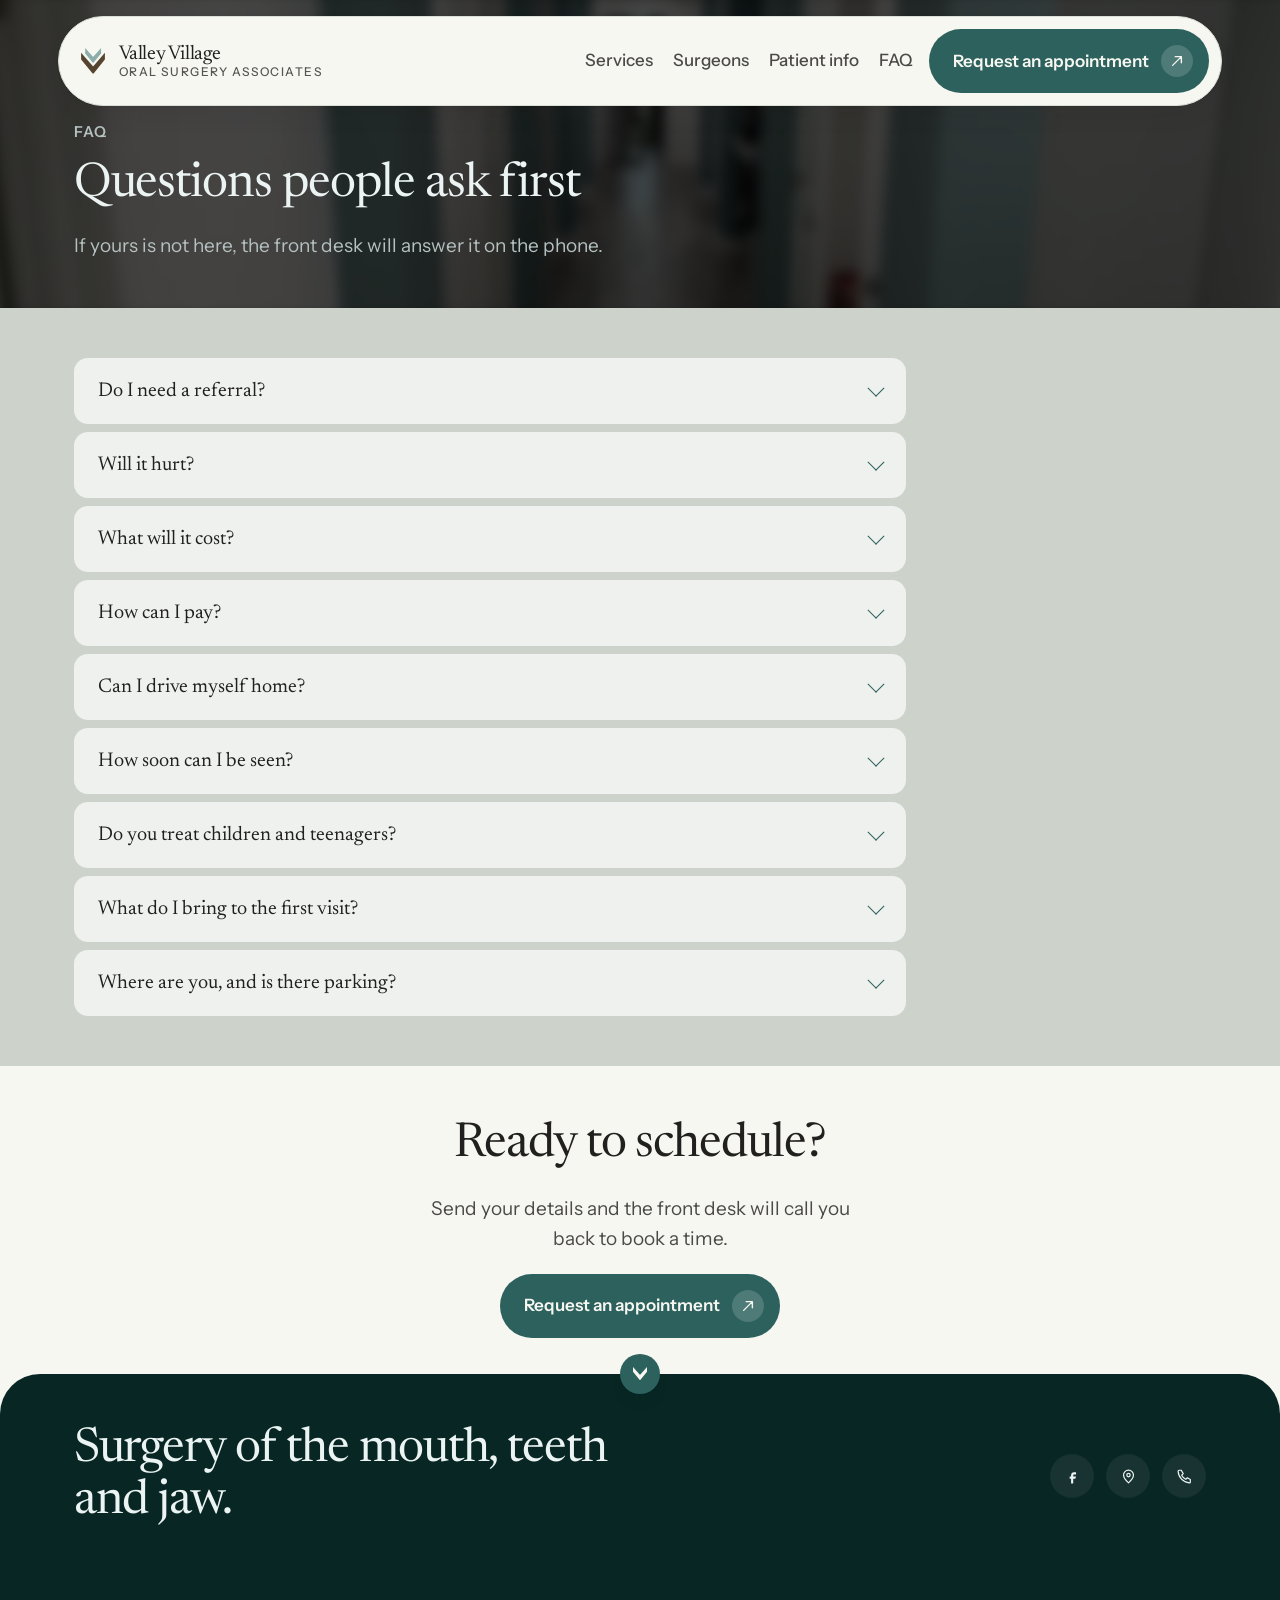
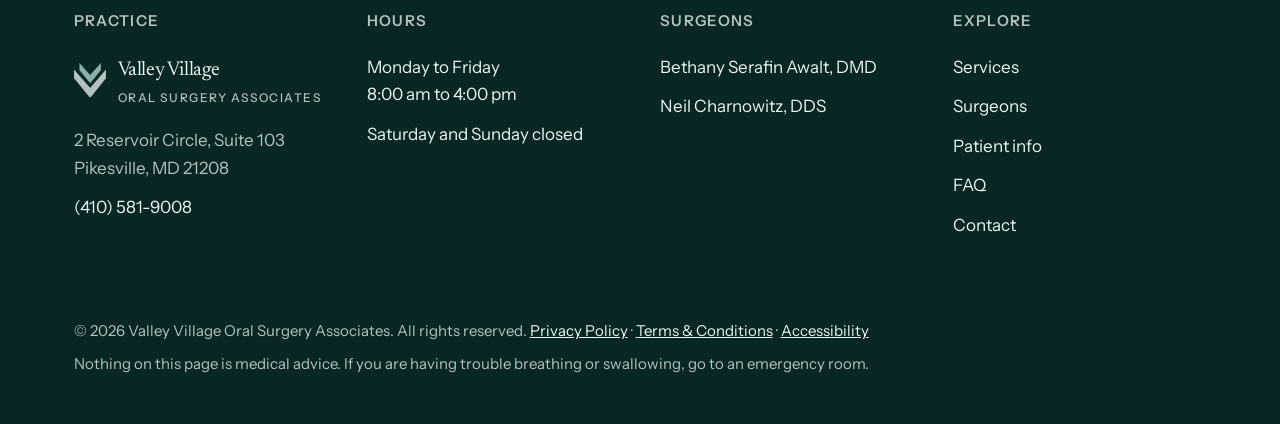
<file: faq.html>
<!doctype html>
<html lang="en" class="no-js">
<head>
<meta charset="utf-8">
<meta name="viewport" content="width=device-width, initial-scale=1">

<title>Frequently Asked Questions | Valley Village Oral Surgery Associates</title>
<meta name="description" content="Answers to the questions patients ask most before oral surgery: referrals, pain, cost, payment, driving home, and what to bring, at Valley Village Oral Surgery Associates in Pikesville, Maryland.">

<!-- TODO: uncomment and set both once the new domain is live.
<link rel="canonical" href="https://NEW-DOMAIN.com/faq">
<meta property="og:url" content="https://NEW-DOMAIN.com/faq">
-->
<meta property="og:type" content="website">
<meta property="og:title" content="FAQ | Valley Village Oral Surgery Associates">
<meta property="og:description" content="Questions patients ask first, answered before you call.">
<meta property="og:locale" content="en_US">
<meta name="twitter:card" content="summary_large_image">
<meta name="theme-color" content="#f7f4ee">

<link rel="icon" href="favicon.svg" type="image/svg+xml">

<link rel="preload" href="fonts/newsreader-var-latin.woff2" as="font" type="font/woff2" crossorigin>
<link rel="preload" href="fonts/instrument-sans-var-latin.woff2" as="font" type="font/woff2" crossorigin>
<link rel="stylesheet" href="css/main.v2.css">
<script>document.documentElement.classList.remove('no-js');</script>
</head>
<body>

<a class="skip-link" href="#main">Skip to content</a>

<!-- ============ NAV ============ -->
<header class="nav" id="siteNav">
  <div class="nav__pill">
    <a class="wordmark" href="/">
      <!-- The practice chevron, redrawn from the logo artwork so it stays
           crisp at any size. Colours are the two logo tokens, exact. -->
      <svg class="wordmark__mark" width="27" height="29" viewBox="0 0 70.284 75.667" aria-hidden="true" focusable="false">
        <path class="wordmark__mark-olive" d="M34.346 53.508 L0 14.18 L0 33.676 L33.36 74.319 C34.47 75.667 36.534 75.667 37.644 74.319 L70.284 33.676 L70.284 14.18 L36.658 53.508 C36.043 54.199 34.962 54.199 34.346 53.508 Z"/>
        <path class="wordmark__mark-sage" d="M34.985 25.806 L11.994 0 L11.994 16.072 L34.691 43.632 C35.111 44.142 35.893 44.142 36.313 43.632 L59.01 16.072 L59.01 0 L36.019 25.806 C35.744 26.115 35.26 26.115 34.985 25.806 Z"/>
      </svg>
      <span class="wordmark__type">
        <span class="wordmark__name">Valley Village</span>
        <span class="wordmark__kind">Oral Surgery Associates</span>
      </span>
    </a>

    <nav class="nav__links" aria-label="Primary">
      <a class="nav__link" href="/services">Services</a>
      <a class="nav__link" href="/surgeons">Surgeons</a>
      <a class="nav__link" href="/patient-info">Patient info</a>
      <a class="nav__link" href="/faq">FAQ</a>
    </nav>

    <a class="nav__phone" href="tel:+14105819008">(410)&nbsp;581-9008</a>

    <a class="btn" href="/contact">
      Request an appointment
      <span class="btn__mark" aria-hidden="true">
        <svg viewBox="0 0 16 16" fill="none"><path d="M3 13 13 3M6 3h7v7" stroke="currentColor" stroke-width="1.6" stroke-linecap="round" stroke-linejoin="round"/></svg>
      </span>
    </a>

    <a class="nav__call" href="tel:+14105819008" aria-label="Call (410) 581-9008">
      <svg viewBox="0 0 16 16" fill="none" aria-hidden="true"><path d="M5.2 2.5 6.8 5.4 5.3 6.9a8.4 8.4 0 0 0 3.8 3.8l1.5-1.5 2.9 1.6v2.4c0 .5-.4.9-.9.8A11.6 11.6 0 0 1 2 3.1c0-.5.3-.9.8-.9h2.4Z" stroke="currentColor" stroke-width="1.4" stroke-linejoin="round"/></svg>
    </a>

    <button class="nav__toggle" type="button" id="navToggle" aria-expanded="false" aria-controls="navOverlay">
      <span class="nav__toggle-bars" aria-hidden="true"></span>
      <span class="sr-only">Menu</span>
    </button>
  </div>
</header>

<div class="nav__overlay" id="navOverlay" data-open="false">
  <a class="nav__overlay-link" href="/services">Services</a>
  <a class="nav__overlay-link" href="/surgeons">Surgeons</a>
  <a class="nav__overlay-link" href="/patient-info">Patient info</a>
  <a class="nav__overlay-link" href="/faq">FAQ</a>
  <a class="nav__overlay-link" href="/contact">Contact</a>
  <a class="nav__overlay-link" href="tel:+14105819008">(410) 581-9008</a>
</div>

<main id="main">
<!-- ============ FAQ ============ -->
<section class="page-hero page-hero--photo" data-reveal>
  <div class="page-hero__media">
    <img src="img/faq-hallway.webp"
         srcset="img/faq-hallway-sm.webp 760w, img/faq-hallway.webp 1600w"
         sizes="100vw" width="1600" height="640" loading="eager" decoding="async"
         alt="A hallway at Valley Village Oral Surgery Associates.">
  </div>
  <div class="shell">
    <p class="label">FAQ</p>
    <h1 class="heading-1">Questions people ask first</h1>
    <p class="lead">If yours is not here, the front desk will answer it on the phone.</p>
  </div>
</section>

<section class="section faq band-deep" id="faq">
  <div class="shell">

    <div class="faq__list" data-reveal>
      <details class="qa">
        <summary class="qa__q">Do I need a referral?</summary>
        <div class="qa__a"><p>Most patients come to us from their dentist or orthodontist. Bring the referral slip and any films/x-rays. You are welcome to call without one.</p></div>
      </details>

      <details class="qa">
        <summary class="qa__q">Will it hurt?</summary>
        <div class="qa__a"><p>Not during. We perform every procedure under anesthesia, and you choose the depth with your surgeon: local only, oral sedation, or fully asleep. You go home with written instructions and a number to call.</p></div>
      </details>

      <details class="qa">
        <summary class="qa__q">What will it cost?</summary>
        <div class="qa__a"><p>The figure depends on the procedure and your coverage, so we give it to you at the consultation. The front desk handles insurance and billing and goes through the cost with you before we schedule anything.</p></div>
      </details>

      <details class="qa">
        <summary class="qa__q">How can I pay?</summary>
        <div class="qa__a"><p>We accept credit cards, CareCredit, cash and personal checks. CareCredit lets you spread the cost over installments.</p></div>
      </details>

      <details class="qa">
        <summary class="qa__q">Can I drive myself home?</summary>
        <div class="qa__a"><p>After local anesthetic, yes. After oral sedation or a general anesthetic, no: bring an adult who can stay during surgery and drive you home.</p></div>
      </details>

      <details class="qa">
        <summary class="qa__q">How soon can I be seen?</summary>
        <div class="qa__a"><p>Call and tell the front desk what is happening. We treat infection, swelling, broken teeth and post-operative problems as emergencies.</p></div>
      </details>

      <details class="qa">
        <summary class="qa__q">Do you treat children and teenagers?</summary>
        <div class="qa__a"><p>Yes. We remove wisdom teeth and perform exposure and bonding for teenagers regularly. Bring a parent or guardian for anyone under 18.</p></div>
      </details>

      <details class="qa">
        <summary class="qa__q">What do I bring to the first visit?</summary>
        <div class="qa__a"><p>Your referral slip and any films/x-rays, a list of your medications with your physician&rsquo;s name and number, and your completed insurance forms. Mention pregnancy, chronic or recent illness, heart valves, joint replacements, and any past difficulty with anesthesia.</p></div>
      </details>

      <details class="qa">
        <summary class="qa__q">Where are you, and is there parking?</summary>
        <div class="qa__a"><p>2 Reservoir Circle, Suite 103, Pikesville, MD 21208. We are on the ground floor. Parking is outside the door, and public transit reaches us.</p></div>
      </details>
    </div>
  </div>
</section>
<!-- ============ CTA ============ -->
<section class="section" id="cta">
  <div class="shell cta-centered" data-reveal>
    <h2 class="heading-1">Ready to schedule?</h2>
    <p class="lead">Send your details and the front desk will call you back to book a time.</p>
    <a class="btn" href="/contact">
      Request an appointment
      <span class="btn__mark" aria-hidden="true">
        <svg viewBox="0 0 16 16" fill="none"><path d="M3 13 13 3M6 3h7v7" stroke="currentColor" stroke-width="1.6" stroke-linecap="round" stroke-linejoin="round"/></svg>
      </span>
    </a>
  </div>
</section>


</main>

<!-- ============ FOOTER ============ -->
<footer class="footer panel-lift">
  <span class="seam-mark" aria-hidden="true"><svg viewBox="11.994 0 47.016 44.142" fill="none" aria-hidden="true"><path d="M34.985 25.806 L11.994 0 L11.994 16.072 L34.691 43.632 C35.111 44.142 35.893 44.142 36.313 43.632 L59.01 16.072 L59.01 0 L36.019 25.806 C35.744 26.115 35.26 26.115 34.985 25.806 Z" fill="currentColor"/></svg></span>
  <div class="shell">
    <div class="footer__top">
      <p class="footer__statement" style="margin:0" data-reveal>Surgery of the mouth, teeth and jaw.</p>
      <div class="footer__social">
        <a href="https://www.facebook.com/valleyvillageoralsurgery" rel="noopener" aria-label="Valley Village Oral Surgery Associates on Facebook">
          <svg viewBox="0 0 24 24" fill="currentColor" aria-hidden="true"><path d="M14 9h3V6h-3c-2.2 0-4 1.8-4 4v2H8v3h2v7h3v-7h3l1-3h-4v-2c0-.6.4-1 1-1Z"/></svg>
        </a>
        <a href="https://maps.google.com/?q=2+Reservoir+Circle+Suite+103+Pikesville+MD+21208" rel="noopener" aria-label="Find the office on Google Maps">
          <svg viewBox="0 0 24 24" fill="none" stroke="currentColor" stroke-width="1.7" aria-hidden="true"><path d="M12 21s7-6.1 7-11a7 7 0 1 0-14 0c0 4.9 7 11 7 11Z" stroke-linejoin="round"/><circle cx="12" cy="10" r="2.4"/></svg>
        </a>
        <a href="tel:+14105819008" aria-label="Call (410) 581-9008">
          <svg viewBox="0 0 24 24" fill="none" stroke="currentColor" stroke-width="1.7" aria-hidden="true"><path d="M7.8 3.8 10.2 8l-2.2 2.2a12.6 12.6 0 0 0 5.8 5.8L16 13.8l4.2 2.4v3.6c0 .8-.6 1.4-1.4 1.2A17.4 17.4 0 0 1 3 4.6c-.1-.8.5-1.4 1.2-1.4h3.6Z" stroke-linejoin="round"/></svg>
        </a>
      </div>
    </div>

    <div class="footer__grid">
      <div class="footer__col">
        <h3>Practice</h3>
        <div class="footer__lockup">
          <svg class="wordmark__mark" width="27" height="29" viewBox="0 0 70.284 75.667" aria-hidden="true" focusable="false">
            <path class="wordmark__mark-olive" d="M34.346 53.508 L0 14.18 L0 33.676 L33.36 74.319 C34.47 75.667 36.534 75.667 37.644 74.319 L70.284 33.676 L70.284 14.18 L36.658 53.508 C36.043 54.199 34.962 54.199 34.346 53.508 Z"/>
            <path class="wordmark__mark-sage" d="M34.985 25.806 L11.994 0 L11.994 16.072 L34.691 43.632 C35.111 44.142 35.893 44.142 36.313 43.632 L59.01 16.072 L59.01 0 L36.019 25.806 C35.744 26.115 35.26 26.115 34.985 25.806 Z"/>
          </svg>
          <span class="wordmark__type">
            <span class="wordmark__name">Valley Village</span>
            <span class="wordmark__kind">Oral Surgery Associates</span>
          </span>
        </div>
        <address>
          2 Reservoir Circle, Suite 103<br>
          Pikesville, MD 21208
        </address>
        <a href="tel:+14105819008">(410) 581-9008</a>
      </div>

      <div class="footer__col">
        <h3>Hours</h3>
        <p>Monday to Friday<br>8:00 am to 4:00 pm</p>
        <p>Saturday and Sunday closed</p>
      </div>

      <div class="footer__col">
        <h3>Surgeons</h3>
        <a href="/surgeons">Bethany Serafin Awalt, DMD</a>
        <a href="/surgeons">Neil Charnowitz, DDS</a>
      </div>

      <div class="footer__col">
        <h3>Explore</h3>
        <a href="/services">Services</a>
        <a href="/surgeons">Surgeons</a>
        <a href="/patient-info">Patient info</a>
        <a href="/faq">FAQ</a>
        <a href="/contact">Contact</a>
      </div>
    </div>

    <div class="footer__base">
      <p>&copy; <span id="year">2026</span> Valley Village Oral Surgery Associates. All rights reserved. <a href="/privacy">Privacy Policy</a> &middot; <a href="/terms">Terms &amp; Conditions</a> &middot; <a href="/accessibility">Accessibility</a></p>
      <p>Nothing on this page is medical advice. If you are having trouble breathing or swallowing, go to an emergency room.</p>
    </div>
  </div>
</footer>

<script type="application/ld+json">
{
  "@context": "https://schema.org",
  "@type": "FAQPage",
  "mainEntity": [
    {
      "@type": "Question",
      "name": "Do I need a referral?",
      "acceptedAnswer": {
        "@type": "Answer",
        "text": "Most patients come to us from their dentist or orthodontist. Bring the referral slip and any films/x-rays. You are welcome to call without one."
      }
    },
    {
      "@type": "Question",
      "name": "Will it hurt?",
      "acceptedAnswer": {
        "@type": "Answer",
        "text": "Not during. We perform every procedure under anesthesia, and you choose the depth with your surgeon: local only, oral sedation, or fully asleep. You go home with written instructions and a number to call."
      }
    },
    {
      "@type": "Question",
      "name": "What will it cost?",
      "acceptedAnswer": {
        "@type": "Answer",
        "text": "The figure depends on the procedure and your coverage, so we give it to you at the consultation. The front desk handles insurance and billing and goes through the cost with you before we schedule anything."
      }
    },
    {
      "@type": "Question",
      "name": "How can I pay?",
      "acceptedAnswer": {
        "@type": "Answer",
        "text": "We accept credit cards, CareCredit, cash and personal checks. CareCredit lets you spread the cost over installments."
      }
    },
    {
      "@type": "Question",
      "name": "Can I drive myself home?",
      "acceptedAnswer": {
        "@type": "Answer",
        "text": "After local anesthetic, yes. After oral sedation or a general anesthetic, no: bring an adult who can stay during surgery and drive you home."
      }
    },
    {
      "@type": "Question",
      "name": "How soon can I be seen?",
      "acceptedAnswer": {
        "@type": "Answer",
        "text": "Call and tell the front desk what is happening. We treat infection, swelling, broken teeth and post-operative problems as emergencies."
      }
    },
    {
      "@type": "Question",
      "name": "Do you treat children and teenagers?",
      "acceptedAnswer": {
        "@type": "Answer",
        "text": "Yes. We remove wisdom teeth and perform exposure and bonding for teenagers regularly. Bring a parent or guardian for anyone under 18."
      }
    },
    {
      "@type": "Question",
      "name": "What do I bring to the first visit?",
      "acceptedAnswer": {
        "@type": "Answer",
        "text": "Your referral slip and any films/x-rays, a list of your medications with your physician’s name and number, and your completed insurance forms. Mention pregnancy, chronic or recent illness, heart valves, joint replacements, and any past difficulty with anesthesia."
      }
    },
    {
      "@type": "Question",
      "name": "Where are you, and is there parking?",
      "acceptedAnswer": {
        "@type": "Answer",
        "text": "2 Reservoir Circle, Suite 103, Pikesville, MD 21208. We are on the ground floor. Parking is outside the door, and public transit reaches us."
      }
    }
  ]
}
</script>

<script src="js/app.v2.js" defer></script>
</body>
</html>
</file>
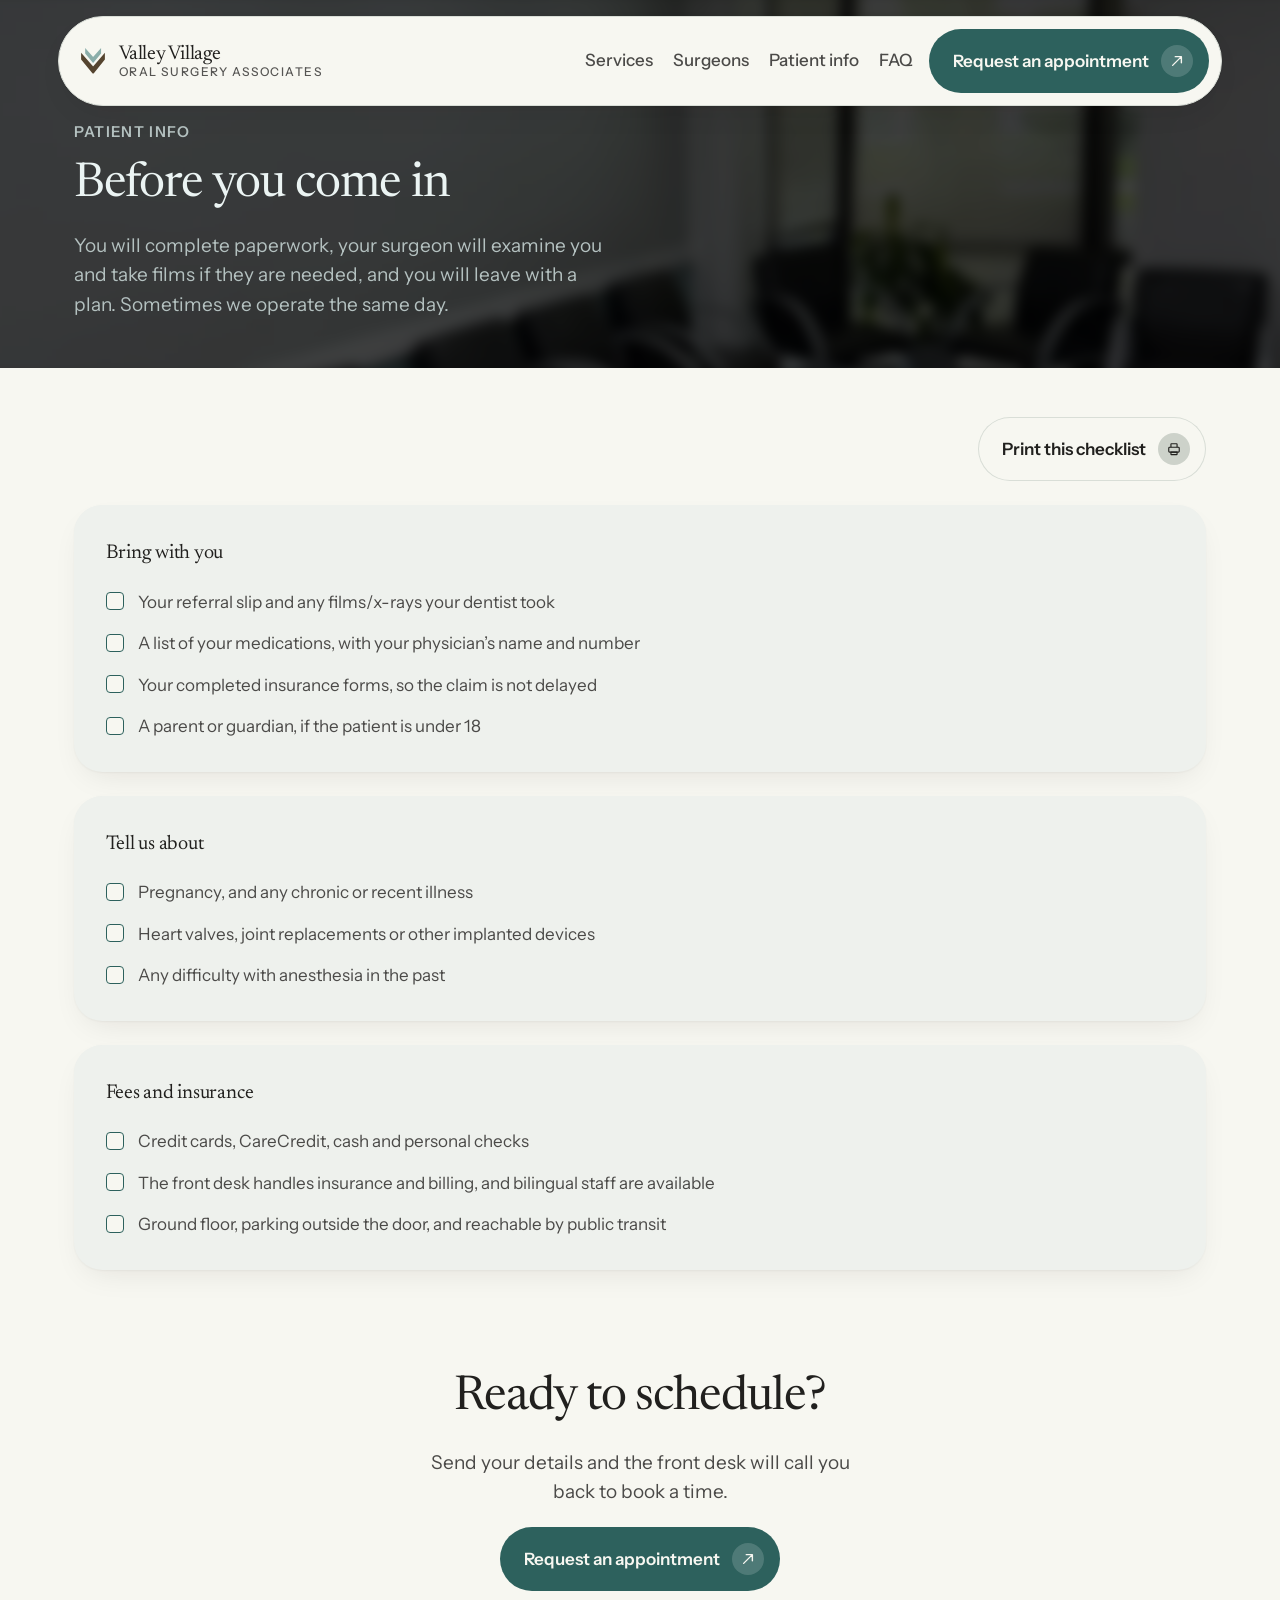
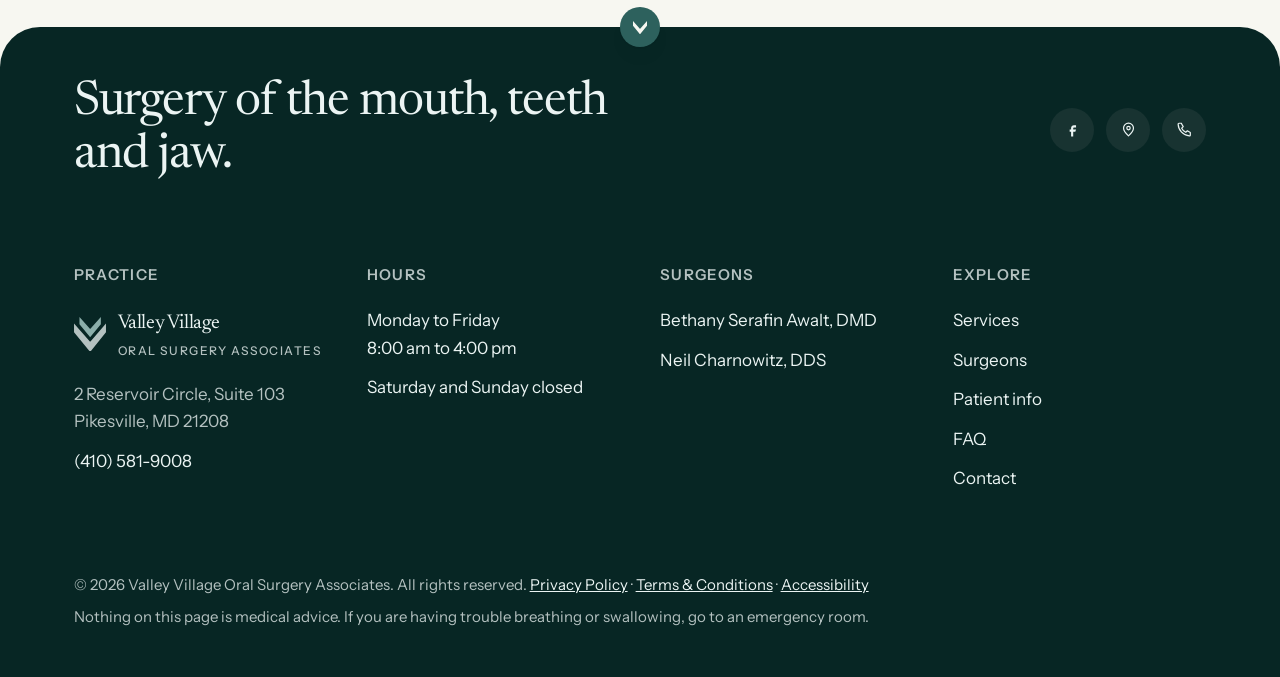
<file: patient-info.html>
<!doctype html>
<html lang="en" class="no-js">
<head>
<meta charset="utf-8">
<meta name="viewport" content="width=device-width, initial-scale=1">

<title>Patient Information | Valley Village Oral Surgery Associates</title>
<meta name="description" content="What to bring to your first visit, what to tell us beforehand, and how fees and insurance work at Valley Village Oral Surgery Associates in Pikesville, Maryland.">

<!-- TODO: uncomment and set both once the new domain is live.
<link rel="canonical" href="https://NEW-DOMAIN.com/patient-info">
<meta property="og:url" content="https://NEW-DOMAIN.com/patient-info">
-->
<meta property="og:type" content="website">
<meta property="og:title" content="Patient Information | Valley Village Oral Surgery Associates">
<meta property="og:description" content="What to expect and what to bring before your visit to Valley Village Oral Surgery Associates.">
<meta property="og:locale" content="en_US">
<meta name="twitter:card" content="summary_large_image">
<meta name="theme-color" content="#f7f4ee">

<link rel="icon" href="favicon.svg" type="image/svg+xml">

<link rel="preload" href="fonts/newsreader-var-latin.woff2" as="font" type="font/woff2" crossorigin>
<link rel="preload" href="fonts/instrument-sans-var-latin.woff2" as="font" type="font/woff2" crossorigin>
<link rel="stylesheet" href="css/main.v2.css">
<script>document.documentElement.classList.remove('no-js');</script>
</head>
<body>

<a class="skip-link" href="#main">Skip to content</a>

<!-- ============ NAV ============ -->
<header class="nav" id="siteNav">
  <div class="nav__pill">
    <a class="wordmark" href="/">
      <!-- The practice chevron, redrawn from the logo artwork so it stays
           crisp at any size. Colours are the two logo tokens, exact. -->
      <svg class="wordmark__mark" width="27" height="29" viewBox="0 0 70.284 75.667" aria-hidden="true" focusable="false">
        <path class="wordmark__mark-olive" d="M34.346 53.508 L0 14.18 L0 33.676 L33.36 74.319 C34.47 75.667 36.534 75.667 37.644 74.319 L70.284 33.676 L70.284 14.18 L36.658 53.508 C36.043 54.199 34.962 54.199 34.346 53.508 Z"/>
        <path class="wordmark__mark-sage" d="M34.985 25.806 L11.994 0 L11.994 16.072 L34.691 43.632 C35.111 44.142 35.893 44.142 36.313 43.632 L59.01 16.072 L59.01 0 L36.019 25.806 C35.744 26.115 35.26 26.115 34.985 25.806 Z"/>
      </svg>
      <span class="wordmark__type">
        <span class="wordmark__name">Valley Village</span>
        <span class="wordmark__kind">Oral Surgery Associates</span>
      </span>
    </a>

    <nav class="nav__links" aria-label="Primary">
      <a class="nav__link" href="/services">Services</a>
      <a class="nav__link" href="/surgeons">Surgeons</a>
      <a class="nav__link" href="/patient-info">Patient info</a>
      <a class="nav__link" href="/faq">FAQ</a>
    </nav>

    <a class="nav__phone" href="tel:+14105819008">(410)&nbsp;581-9008</a>

    <a class="btn" href="/contact">
      Request an appointment
      <span class="btn__mark" aria-hidden="true">
        <svg viewBox="0 0 16 16" fill="none"><path d="M3 13 13 3M6 3h7v7" stroke="currentColor" stroke-width="1.6" stroke-linecap="round" stroke-linejoin="round"/></svg>
      </span>
    </a>

    <a class="nav__call" href="tel:+14105819008" aria-label="Call (410) 581-9008">
      <svg viewBox="0 0 16 16" fill="none" aria-hidden="true"><path d="M5.2 2.5 6.8 5.4 5.3 6.9a8.4 8.4 0 0 0 3.8 3.8l1.5-1.5 2.9 1.6v2.4c0 .5-.4.9-.9.8A11.6 11.6 0 0 1 2 3.1c0-.5.3-.9.8-.9h2.4Z" stroke="currentColor" stroke-width="1.4" stroke-linejoin="round"/></svg>
    </a>

    <button class="nav__toggle" type="button" id="navToggle" aria-expanded="false" aria-controls="navOverlay">
      <span class="nav__toggle-bars" aria-hidden="true"></span>
      <span class="sr-only">Menu</span>
    </button>
  </div>
</header>

<div class="nav__overlay" id="navOverlay" data-open="false">
  <a class="nav__overlay-link" href="/services">Services</a>
  <a class="nav__overlay-link" href="/surgeons">Surgeons</a>
  <a class="nav__overlay-link" href="/patient-info">Patient info</a>
  <a class="nav__overlay-link" href="/faq">FAQ</a>
  <a class="nav__overlay-link" href="/contact">Contact</a>
  <a class="nav__overlay-link" href="tel:+14105819008">(410) 581-9008</a>
</div>

<main id="main">
<!-- ============ FIRST VISIT ============ -->
<section class="page-hero page-hero--photo" data-reveal>
  <div class="page-hero__media">
    <img src="img/patient-waiting.webp"
         srcset="img/patient-waiting-sm.webp 760w, img/patient-waiting.webp 1600w"
         sizes="100vw" width="1600" height="640" loading="eager" decoding="async"
         alt="The waiting room at Valley Village Oral Surgery Associates.">
  </div>
  <div class="shell">
    <p class="label">Patient info</p>
    <h1 class="heading-1">Before you come in</h1>
    <p class="lead">
      You will complete paperwork, your surgeon will examine you and take films if they are needed, and you will leave with a plan. Sometimes we operate the same day.
    </p>
  </div>
</section>

<section class="section" id="visit">
  <div class="shell">

    <div class="logistics__actions" data-reveal>
      <button type="button" class="btn btn--secondary" data-print>
        Print this checklist
        <span class="btn__mark" aria-hidden="true">
          <svg viewBox="0 0 16 16" fill="none" aria-hidden="true">
            <path d="M4.5 6V2.5a.5.5 0 0 1 .5-.5h6a.5.5 0 0 1 .5.5V6M4.5 11.5h7v2.5a.5.5 0 0 1-.5.5H5a.5.5 0 0 1-.5-.5v-2.5Z" stroke="currentColor" stroke-width="1.3" stroke-linejoin="round"/>
            <rect x="2" y="6" width="12" height="5.5" rx="1" stroke="currentColor" stroke-width="1.3"/>
          </svg>
        </span>
      </button>
    </div>

    <div class="logistics__grid">
      <div class="logistics__col" data-reveal>
        <h3>Bring with you</h3>
        <ul class="checklist">
          <li>Your referral slip and any films/x-rays your dentist took</li>
          <li>A list of your medications, with your physician&rsquo;s name and number</li>
          <li>Your completed insurance forms, so the claim is not delayed</li>
          <li>A parent or guardian, if the patient is under 18</li>
        </ul>
      </div>

      <div class="logistics__col" data-reveal>
        <h3>Tell us about</h3>
        <ul class="checklist">
          <li>Pregnancy, and any chronic or recent illness</li>
          <li>Heart valves, joint replacements or other implanted devices</li>
          <li>Any difficulty with anesthesia in the past</li>
        </ul>
      </div>

      <div class="logistics__col" data-reveal>
        <h3>Fees and insurance</h3>
        <ul class="checklist">
          <li>Credit cards, CareCredit, cash and personal checks</li>
          <li>The front desk handles insurance and billing, and bilingual staff are available</li>
          <li>Ground floor, parking outside the door, and reachable by public transit</li>
        </ul>
      </div>
    </div>
  </div>
</section>
<!-- ============ CTA ============ -->
<section class="section" id="cta">
  <div class="shell cta-centered" data-reveal>
    <h2 class="heading-1">Ready to schedule?</h2>
    <p class="lead">Send your details and the front desk will call you back to book a time.</p>
    <a class="btn" href="/contact">
      Request an appointment
      <span class="btn__mark" aria-hidden="true">
        <svg viewBox="0 0 16 16" fill="none"><path d="M3 13 13 3M6 3h7v7" stroke="currentColor" stroke-width="1.6" stroke-linecap="round" stroke-linejoin="round"/></svg>
      </span>
    </a>
  </div>
</section>


</main>

<!-- ============ FOOTER ============ -->
<footer class="footer panel-lift">
  <span class="seam-mark" aria-hidden="true"><svg viewBox="11.994 0 47.016 44.142" fill="none" aria-hidden="true"><path d="M34.985 25.806 L11.994 0 L11.994 16.072 L34.691 43.632 C35.111 44.142 35.893 44.142 36.313 43.632 L59.01 16.072 L59.01 0 L36.019 25.806 C35.744 26.115 35.26 26.115 34.985 25.806 Z" fill="currentColor"/></svg></span>
  <div class="shell">
    <div class="footer__top">
      <p class="footer__statement" style="margin:0" data-reveal>Surgery of the mouth, teeth and jaw.</p>
      <div class="footer__social">
        <a href="https://www.facebook.com/valleyvillageoralsurgery" rel="noopener" aria-label="Valley Village Oral Surgery Associates on Facebook">
          <svg viewBox="0 0 24 24" fill="currentColor" aria-hidden="true"><path d="M14 9h3V6h-3c-2.2 0-4 1.8-4 4v2H8v3h2v7h3v-7h3l1-3h-4v-2c0-.6.4-1 1-1Z"/></svg>
        </a>
        <a href="https://maps.google.com/?q=2+Reservoir+Circle+Suite+103+Pikesville+MD+21208" rel="noopener" aria-label="Find the office on Google Maps">
          <svg viewBox="0 0 24 24" fill="none" stroke="currentColor" stroke-width="1.7" aria-hidden="true"><path d="M12 21s7-6.1 7-11a7 7 0 1 0-14 0c0 4.9 7 11 7 11Z" stroke-linejoin="round"/><circle cx="12" cy="10" r="2.4"/></svg>
        </a>
        <a href="tel:+14105819008" aria-label="Call (410) 581-9008">
          <svg viewBox="0 0 24 24" fill="none" stroke="currentColor" stroke-width="1.7" aria-hidden="true"><path d="M7.8 3.8 10.2 8l-2.2 2.2a12.6 12.6 0 0 0 5.8 5.8L16 13.8l4.2 2.4v3.6c0 .8-.6 1.4-1.4 1.2A17.4 17.4 0 0 1 3 4.6c-.1-.8.5-1.4 1.2-1.4h3.6Z" stroke-linejoin="round"/></svg>
        </a>
      </div>
    </div>

    <div class="footer__grid">
      <div class="footer__col">
        <h3>Practice</h3>
        <div class="footer__lockup">
          <svg class="wordmark__mark" width="27" height="29" viewBox="0 0 70.284 75.667" aria-hidden="true" focusable="false">
            <path class="wordmark__mark-olive" d="M34.346 53.508 L0 14.18 L0 33.676 L33.36 74.319 C34.47 75.667 36.534 75.667 37.644 74.319 L70.284 33.676 L70.284 14.18 L36.658 53.508 C36.043 54.199 34.962 54.199 34.346 53.508 Z"/>
            <path class="wordmark__mark-sage" d="M34.985 25.806 L11.994 0 L11.994 16.072 L34.691 43.632 C35.111 44.142 35.893 44.142 36.313 43.632 L59.01 16.072 L59.01 0 L36.019 25.806 C35.744 26.115 35.26 26.115 34.985 25.806 Z"/>
          </svg>
          <span class="wordmark__type">
            <span class="wordmark__name">Valley Village</span>
            <span class="wordmark__kind">Oral Surgery Associates</span>
          </span>
        </div>
        <address>
          2 Reservoir Circle, Suite 103<br>
          Pikesville, MD 21208
        </address>
        <a href="tel:+14105819008">(410) 581-9008</a>
      </div>

      <div class="footer__col">
        <h3>Hours</h3>
        <p>Monday to Friday<br>8:00 am to 4:00 pm</p>
        <p>Saturday and Sunday closed</p>
      </div>

      <div class="footer__col">
        <h3>Surgeons</h3>
        <a href="/surgeons">Bethany Serafin Awalt, DMD</a>
        <a href="/surgeons">Neil Charnowitz, DDS</a>
      </div>

      <div class="footer__col">
        <h3>Explore</h3>
        <a href="/services">Services</a>
        <a href="/surgeons">Surgeons</a>
        <a href="/patient-info">Patient info</a>
        <a href="/faq">FAQ</a>
        <a href="/contact">Contact</a>
      </div>
    </div>

    <div class="footer__base">
      <p>&copy; <span id="year">2026</span> Valley Village Oral Surgery Associates. All rights reserved. <a href="/privacy">Privacy Policy</a> &middot; <a href="/terms">Terms &amp; Conditions</a> &middot; <a href="/accessibility">Accessibility</a></p>
      <p>Nothing on this page is medical advice. If you are having trouble breathing or swallowing, go to an emergency room.</p>
    </div>
  </div>
</footer>

<script src="js/app.v2.js" defer></script>
</body>
</html>
</file>
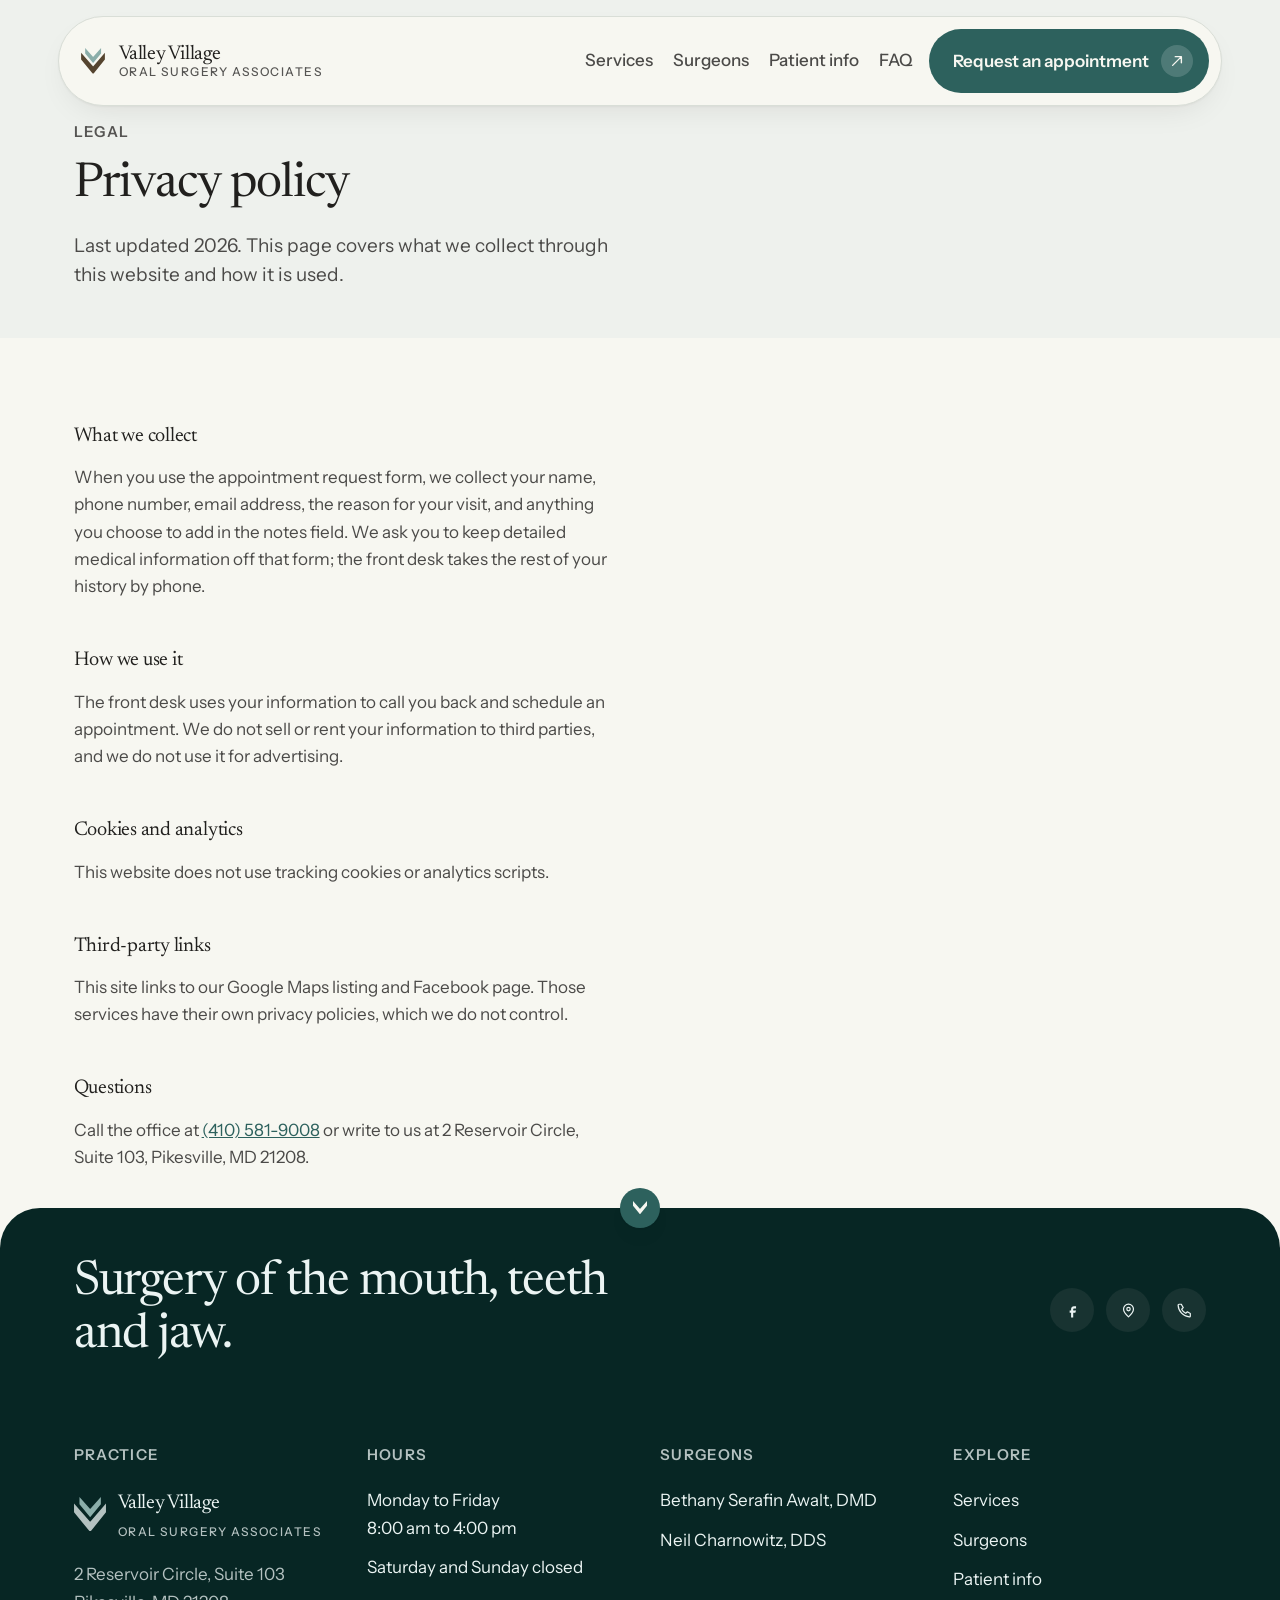
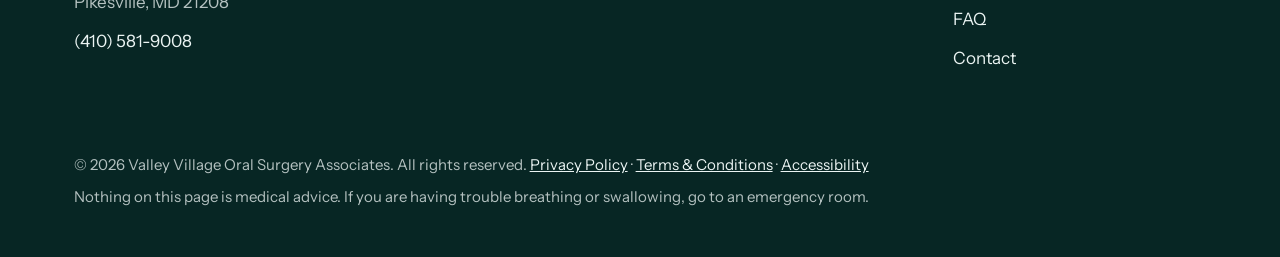
<file: privacy.html>
<!doctype html>
<html lang="en" class="no-js">
<head>
<meta charset="utf-8">
<meta name="viewport" content="width=device-width, initial-scale=1">

<title>Privacy Policy | Valley Village Oral Surgery Associates</title>
<meta name="description" content="How Valley Village Oral Surgery Associates handles the information you share through this website.">

<!-- TODO: uncomment and set both once the new domain is live.
<link rel="canonical" href="https://NEW-DOMAIN.com/privacy">
<meta property="og:url" content="https://NEW-DOMAIN.com/privacy">
-->
<meta property="og:type" content="website">
<meta property="og:title" content="Privacy Policy | Valley Village Oral Surgery Associates">
<meta property="og:description" content="How Valley Village Oral Surgery Associates handles the information you share through this website.">
<meta property="og:locale" content="en_US">
<meta name="twitter:card" content="summary_large_image">
<meta name="theme-color" content="#f7f4ee">

<link rel="icon" href="favicon.svg" type="image/svg+xml">

<link rel="preload" href="fonts/newsreader-var-latin.woff2" as="font" type="font/woff2" crossorigin>
<link rel="preload" href="fonts/instrument-sans-var-latin.woff2" as="font" type="font/woff2" crossorigin>
<link rel="stylesheet" href="css/main.v2.css">
<script>document.documentElement.classList.remove('no-js');</script>
</head>
<body>

<a class="skip-link" href="#main">Skip to content</a>

<!-- ============ NAV ============ -->
<header class="nav" id="siteNav">
  <div class="nav__pill">
    <a class="wordmark" href="/">
      <!-- The practice chevron, redrawn from the logo artwork so it stays
           crisp at any size. Colours are the two logo tokens, exact. -->
      <svg class="wordmark__mark" width="27" height="29" viewBox="0 0 70.284 75.667" aria-hidden="true" focusable="false">
        <path class="wordmark__mark-olive" d="M34.346 53.508 L0 14.18 L0 33.676 L33.36 74.319 C34.47 75.667 36.534 75.667 37.644 74.319 L70.284 33.676 L70.284 14.18 L36.658 53.508 C36.043 54.199 34.962 54.199 34.346 53.508 Z"/>
        <path class="wordmark__mark-sage" d="M34.985 25.806 L11.994 0 L11.994 16.072 L34.691 43.632 C35.111 44.142 35.893 44.142 36.313 43.632 L59.01 16.072 L59.01 0 L36.019 25.806 C35.744 26.115 35.26 26.115 34.985 25.806 Z"/>
      </svg>
      <span class="wordmark__type">
        <span class="wordmark__name">Valley Village</span>
        <span class="wordmark__kind">Oral Surgery Associates</span>
      </span>
    </a>

    <nav class="nav__links" aria-label="Primary">
      <a class="nav__link" href="/services">Services</a>
      <a class="nav__link" href="/surgeons">Surgeons</a>
      <a class="nav__link" href="/patient-info">Patient info</a>
      <a class="nav__link" href="/faq">FAQ</a>
    </nav>

    <a class="nav__phone" href="tel:+14105819008">(410)&nbsp;581-9008</a>

    <a class="btn" href="/contact">
      Request an appointment
      <span class="btn__mark" aria-hidden="true">
        <svg viewBox="0 0 16 16" fill="none"><path d="M3 13 13 3M6 3h7v7" stroke="currentColor" stroke-width="1.6" stroke-linecap="round" stroke-linejoin="round"/></svg>
      </span>
    </a>

    <a class="nav__call" href="tel:+14105819008" aria-label="Call (410) 581-9008">
      <svg viewBox="0 0 16 16" fill="none" aria-hidden="true"><path d="M5.2 2.5 6.8 5.4 5.3 6.9a8.4 8.4 0 0 0 3.8 3.8l1.5-1.5 2.9 1.6v2.4c0 .5-.4.9-.9.8A11.6 11.6 0 0 1 2 3.1c0-.5.3-.9.8-.9h2.4Z" stroke="currentColor" stroke-width="1.4" stroke-linejoin="round"/></svg>
    </a>

    <button class="nav__toggle" type="button" id="navToggle" aria-expanded="false" aria-controls="navOverlay">
      <span class="nav__toggle-bars" aria-hidden="true"></span>
      <span class="sr-only">Menu</span>
    </button>
  </div>
</header>

<div class="nav__overlay" id="navOverlay" data-open="false">
  <a class="nav__overlay-link" href="/services">Services</a>
  <a class="nav__overlay-link" href="/surgeons">Surgeons</a>
  <a class="nav__overlay-link" href="/patient-info">Patient info</a>
  <a class="nav__overlay-link" href="/faq">FAQ</a>
  <a class="nav__overlay-link" href="/contact">Contact</a>
  <a class="nav__overlay-link" href="tel:+14105819008">(410) 581-9008</a>
</div>

<main id="main">
<!-- ============ PRIVACY ============ -->
<section class="page-hero" data-reveal>
  <div class="shell">
    <p class="label">Legal</p>
    <h1 class="heading-1">Privacy policy</h1>
    <p class="lead">Last updated 2026. This page covers what we collect through this website and how it is used.</p>
  </div>
</section>

<section class="section" id="privacy">
  <div class="shell">

    <div class="legal">
      <h3>What we collect</h3>
      <p>When you use the appointment request form, we collect your name, phone number, email address, the reason for your visit, and anything you choose to add in the notes field. We ask you to keep detailed medical information off that form; the front desk takes the rest of your history by phone.</p>

      <h3>How we use it</h3>
      <p>The front desk uses your information to call you back and schedule an appointment. We do not sell or rent your information to third parties, and we do not use it for advertising.</p>

      <h3>Cookies and analytics</h3>
      <p>This website does not use tracking cookies or analytics scripts.</p>

      <h3>Third-party links</h3>
      <p>This site links to our Google Maps listing and Facebook page. Those services have their own privacy policies, which we do not control.</p>

      <h3>Questions</h3>
      <p>Call the office at <a href="tel:+14105819008">(410) 581-9008</a> or write to us at 2 Reservoir Circle, Suite 103, Pikesville, MD 21208.</p>
    </div>
  </div>
</section>


</main>

<!-- ============ FOOTER ============ -->
<footer class="footer panel-lift">
  <span class="seam-mark" aria-hidden="true"><svg viewBox="11.994 0 47.016 44.142" fill="none" aria-hidden="true"><path d="M34.985 25.806 L11.994 0 L11.994 16.072 L34.691 43.632 C35.111 44.142 35.893 44.142 36.313 43.632 L59.01 16.072 L59.01 0 L36.019 25.806 C35.744 26.115 35.26 26.115 34.985 25.806 Z" fill="currentColor"/></svg></span>
  <div class="shell">
    <div class="footer__top">
      <p class="footer__statement" style="margin:0" data-reveal>Surgery of the mouth, teeth and jaw.</p>
      <div class="footer__social">
        <a href="https://www.facebook.com/valleyvillageoralsurgery" rel="noopener" aria-label="Valley Village Oral Surgery Associates on Facebook">
          <svg viewBox="0 0 24 24" fill="currentColor" aria-hidden="true"><path d="M14 9h3V6h-3c-2.2 0-4 1.8-4 4v2H8v3h2v7h3v-7h3l1-3h-4v-2c0-.6.4-1 1-1Z"/></svg>
        </a>
        <a href="https://maps.google.com/?q=2+Reservoir+Circle+Suite+103+Pikesville+MD+21208" rel="noopener" aria-label="Find the office on Google Maps">
          <svg viewBox="0 0 24 24" fill="none" stroke="currentColor" stroke-width="1.7" aria-hidden="true"><path d="M12 21s7-6.1 7-11a7 7 0 1 0-14 0c0 4.9 7 11 7 11Z" stroke-linejoin="round"/><circle cx="12" cy="10" r="2.4"/></svg>
        </a>
        <a href="tel:+14105819008" aria-label="Call (410) 581-9008">
          <svg viewBox="0 0 24 24" fill="none" stroke="currentColor" stroke-width="1.7" aria-hidden="true"><path d="M7.8 3.8 10.2 8l-2.2 2.2a12.6 12.6 0 0 0 5.8 5.8L16 13.8l4.2 2.4v3.6c0 .8-.6 1.4-1.4 1.2A17.4 17.4 0 0 1 3 4.6c-.1-.8.5-1.4 1.2-1.4h3.6Z" stroke-linejoin="round"/></svg>
        </a>
      </div>
    </div>

    <div class="footer__grid">
      <div class="footer__col">
        <h3>Practice</h3>
        <div class="footer__lockup">
          <svg class="wordmark__mark" width="27" height="29" viewBox="0 0 70.284 75.667" aria-hidden="true" focusable="false">
            <path class="wordmark__mark-olive" d="M34.346 53.508 L0 14.18 L0 33.676 L33.36 74.319 C34.47 75.667 36.534 75.667 37.644 74.319 L70.284 33.676 L70.284 14.18 L36.658 53.508 C36.043 54.199 34.962 54.199 34.346 53.508 Z"/>
            <path class="wordmark__mark-sage" d="M34.985 25.806 L11.994 0 L11.994 16.072 L34.691 43.632 C35.111 44.142 35.893 44.142 36.313 43.632 L59.01 16.072 L59.01 0 L36.019 25.806 C35.744 26.115 35.26 26.115 34.985 25.806 Z"/>
          </svg>
          <span class="wordmark__type">
            <span class="wordmark__name">Valley Village</span>
            <span class="wordmark__kind">Oral Surgery Associates</span>
          </span>
        </div>
        <address>
          2 Reservoir Circle, Suite 103<br>
          Pikesville, MD 21208
        </address>
        <a href="tel:+14105819008">(410) 581-9008</a>
      </div>

      <div class="footer__col">
        <h3>Hours</h3>
        <p>Monday to Friday<br>8:00 am to 4:00 pm</p>
        <p>Saturday and Sunday closed</p>
      </div>

      <div class="footer__col">
        <h3>Surgeons</h3>
        <a href="/surgeons">Bethany Serafin Awalt, DMD</a>
        <a href="/surgeons">Neil Charnowitz, DDS</a>
      </div>

      <div class="footer__col">
        <h3>Explore</h3>
        <a href="/services">Services</a>
        <a href="/surgeons">Surgeons</a>
        <a href="/patient-info">Patient info</a>
        <a href="/faq">FAQ</a>
        <a href="/contact">Contact</a>
      </div>
    </div>

    <div class="footer__base">
      <p>&copy; <span id="year">2026</span> Valley Village Oral Surgery Associates. All rights reserved. <a href="/privacy">Privacy Policy</a> &middot; <a href="/terms">Terms &amp; Conditions</a> &middot; <a href="/accessibility">Accessibility</a></p>
      <p>Nothing on this page is medical advice. If you are having trouble breathing or swallowing, go to an emergency room.</p>
    </div>
  </div>
</footer>

<script src="js/app.v2.js" defer></script>
</body>
</html>
</file>
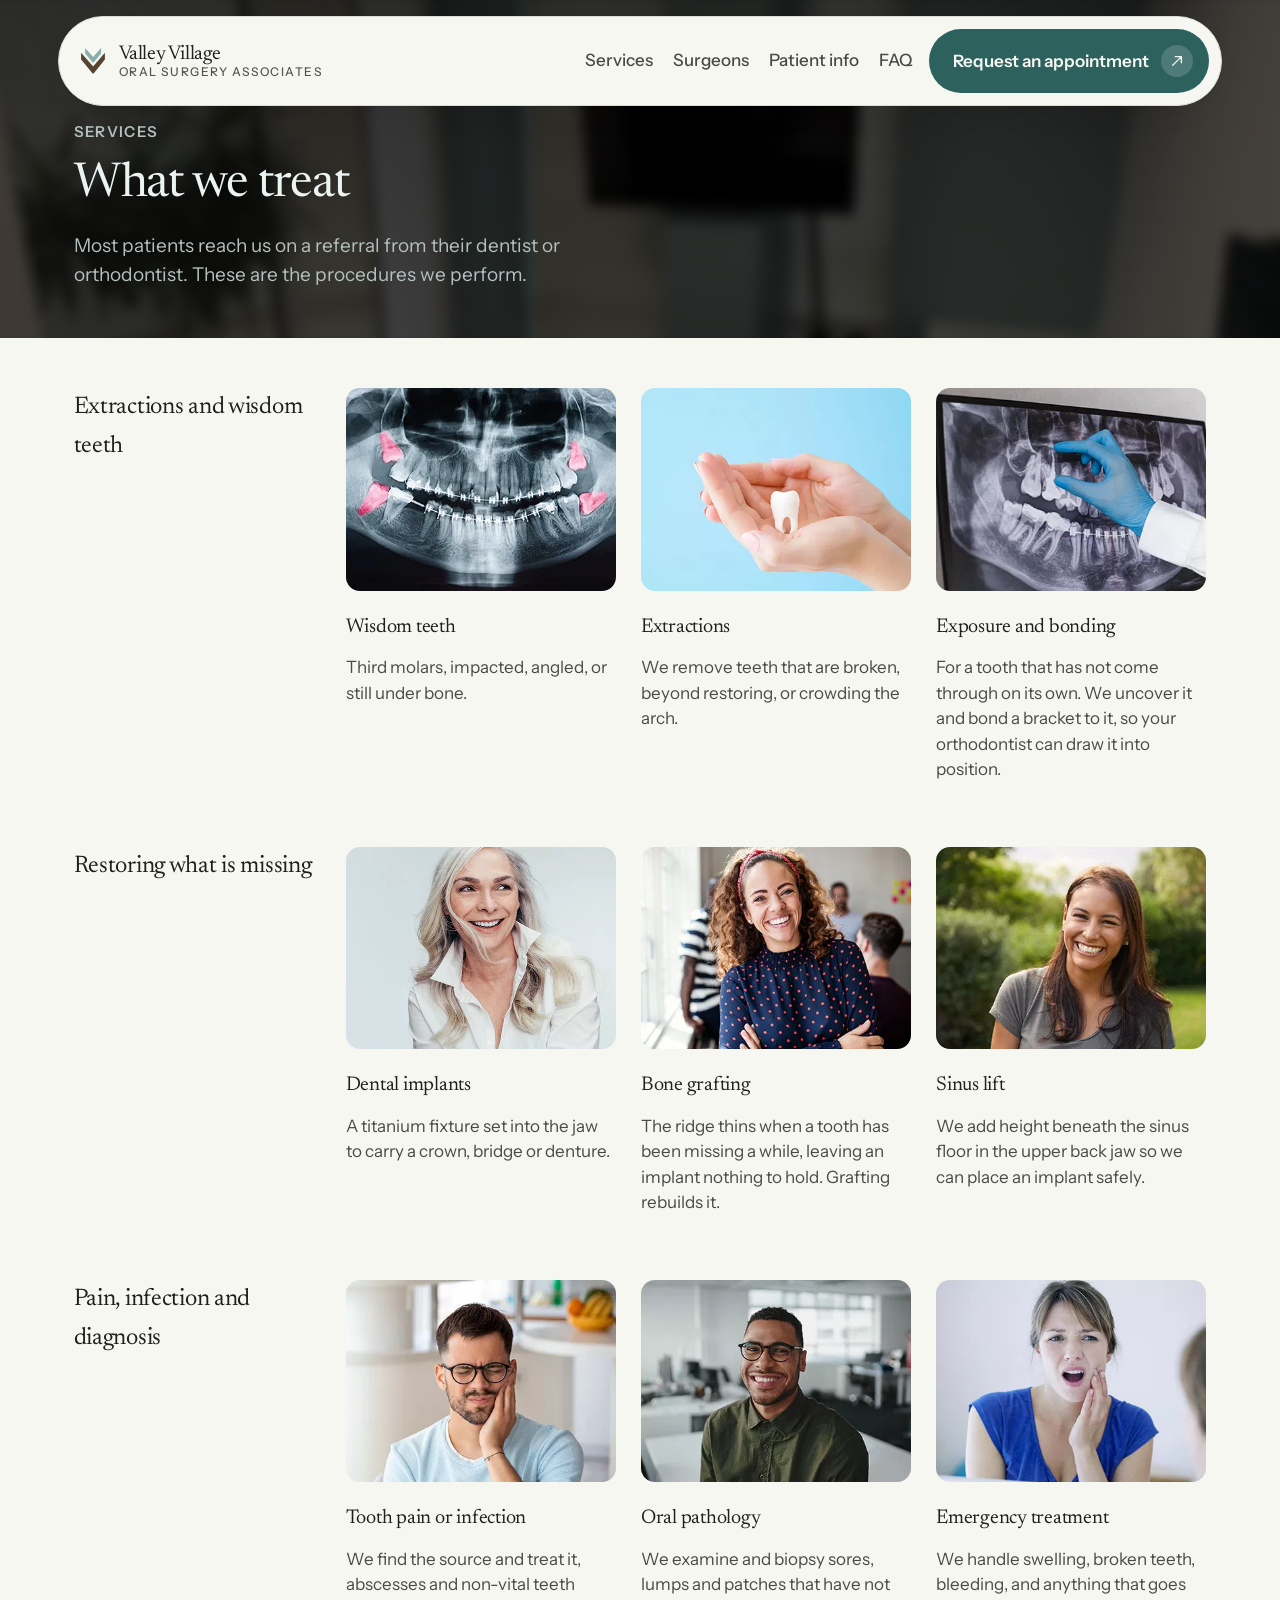
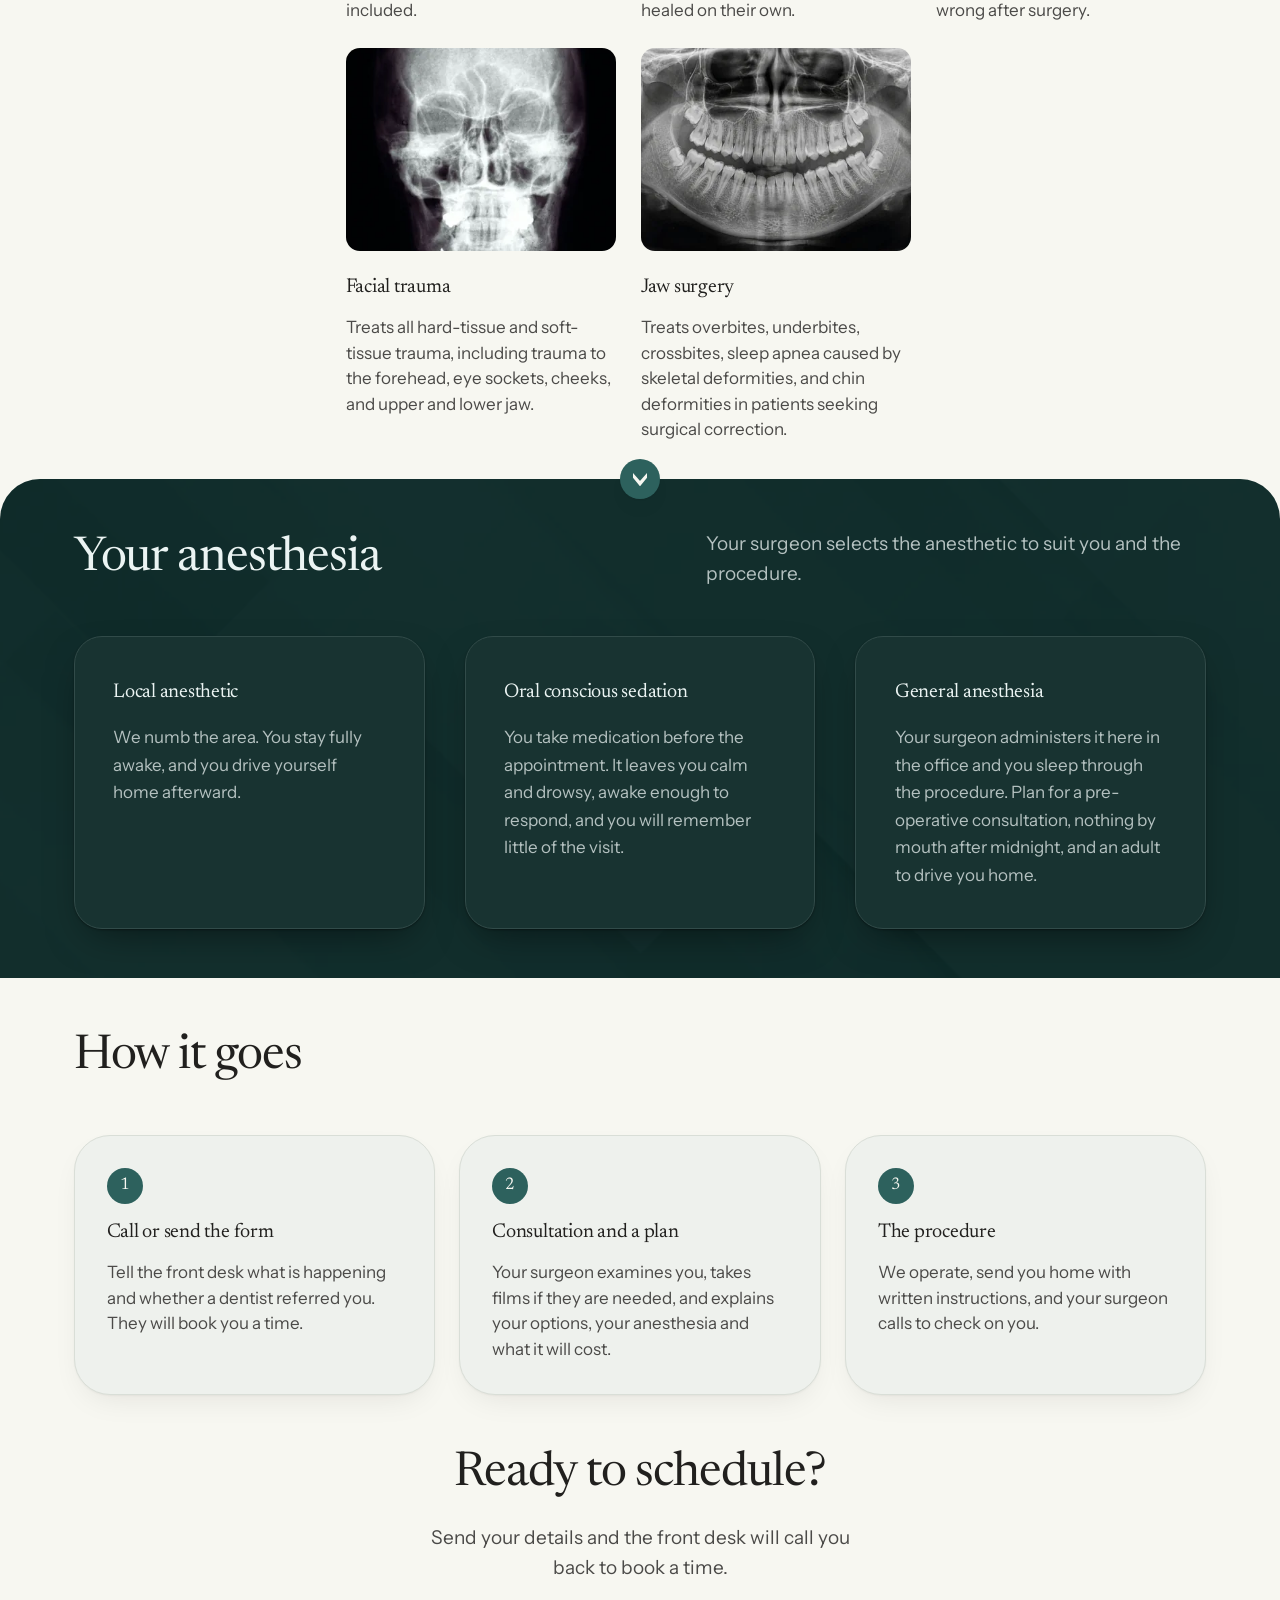
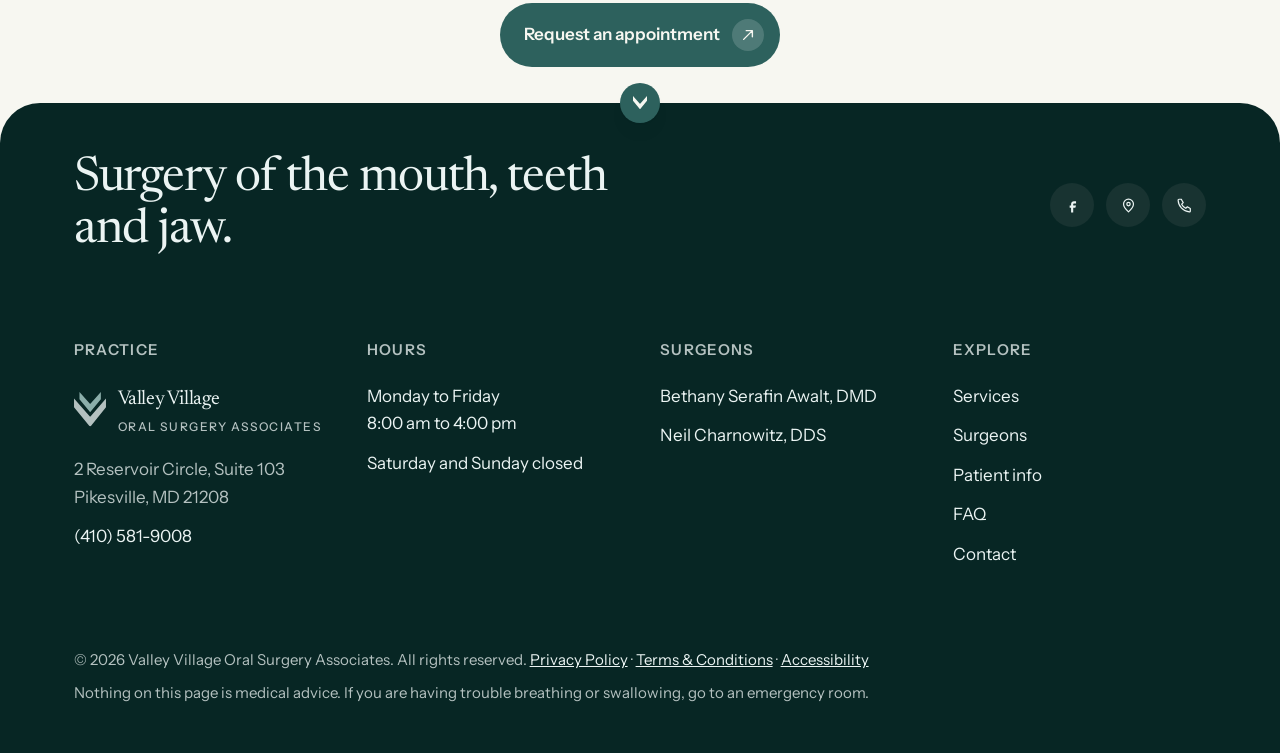
<file: services.html>
<!doctype html>
<html lang="en" class="no-js">
<head>
<meta charset="utf-8">
<meta name="viewport" content="width=device-width, initial-scale=1">

<title>Oral Surgery Services | Valley Village Oral Surgery Associates</title>
<meta name="description" content="Wisdom teeth removal, extractions, dental implants, bone grafting, sinus lifts, exposure and bonding, and treatment for tooth pain, infection and oral pathology, in Pikesville, Maryland.">

<!-- TODO: uncomment and set both once the new domain is live.
<link rel="canonical" href="https://NEW-DOMAIN.com/services">
<meta property="og:url" content="https://NEW-DOMAIN.com/services">
-->
<meta property="og:type" content="website">
<meta property="og:title" content="Services | Valley Village Oral Surgery Associates">
<meta property="og:description" content="The full range of oral and maxillofacial procedures performed at Valley Village Oral Surgery Associates.">
<meta property="og:locale" content="en_US">
<meta name="twitter:card" content="summary_large_image">
<meta name="theme-color" content="#f7f4ee">

<link rel="icon" href="favicon.svg" type="image/svg+xml">

<link rel="preload" href="fonts/newsreader-var-latin.woff2" as="font" type="font/woff2" crossorigin>
<link rel="preload" href="fonts/instrument-sans-var-latin.woff2" as="font" type="font/woff2" crossorigin>
<link rel="stylesheet" href="css/main.v2.css">
<script>document.documentElement.classList.remove('no-js');</script>
</head>
<body>

<a class="skip-link" href="#main">Skip to content</a>

<!-- ============ NAV ============ -->
<header class="nav" id="siteNav">
  <div class="nav__pill">
    <a class="wordmark" href="/">
      <!-- The practice chevron, redrawn from the logo artwork so it stays
           crisp at any size. Colours are the two logo tokens, exact. -->
      <svg class="wordmark__mark" width="27" height="29" viewBox="0 0 70.284 75.667" aria-hidden="true" focusable="false">
        <path class="wordmark__mark-olive" d="M34.346 53.508 L0 14.18 L0 33.676 L33.36 74.319 C34.47 75.667 36.534 75.667 37.644 74.319 L70.284 33.676 L70.284 14.18 L36.658 53.508 C36.043 54.199 34.962 54.199 34.346 53.508 Z"/>
        <path class="wordmark__mark-sage" d="M34.985 25.806 L11.994 0 L11.994 16.072 L34.691 43.632 C35.111 44.142 35.893 44.142 36.313 43.632 L59.01 16.072 L59.01 0 L36.019 25.806 C35.744 26.115 35.26 26.115 34.985 25.806 Z"/>
      </svg>
      <span class="wordmark__type">
        <span class="wordmark__name">Valley Village</span>
        <span class="wordmark__kind">Oral Surgery Associates</span>
      </span>
    </a>

    <nav class="nav__links" aria-label="Primary">
      <a class="nav__link" href="/services">Services</a>
      <a class="nav__link" href="/surgeons">Surgeons</a>
      <a class="nav__link" href="/patient-info">Patient info</a>
      <a class="nav__link" href="/faq">FAQ</a>
    </nav>

    <a class="nav__phone" href="tel:+14105819008">(410)&nbsp;581-9008</a>

    <a class="btn" href="/contact">
      Request an appointment
      <span class="btn__mark" aria-hidden="true">
        <svg viewBox="0 0 16 16" fill="none"><path d="M3 13 13 3M6 3h7v7" stroke="currentColor" stroke-width="1.6" stroke-linecap="round" stroke-linejoin="round"/></svg>
      </span>
    </a>

    <a class="nav__call" href="tel:+14105819008" aria-label="Call (410) 581-9008">
      <svg viewBox="0 0 16 16" fill="none" aria-hidden="true"><path d="M5.2 2.5 6.8 5.4 5.3 6.9a8.4 8.4 0 0 0 3.8 3.8l1.5-1.5 2.9 1.6v2.4c0 .5-.4.9-.9.8A11.6 11.6 0 0 1 2 3.1c0-.5.3-.9.8-.9h2.4Z" stroke="currentColor" stroke-width="1.4" stroke-linejoin="round"/></svg>
    </a>

    <button class="nav__toggle" type="button" id="navToggle" aria-expanded="false" aria-controls="navOverlay">
      <span class="nav__toggle-bars" aria-hidden="true"></span>
      <span class="sr-only">Menu</span>
    </button>
  </div>
</header>

<div class="nav__overlay" id="navOverlay" data-open="false">
  <a class="nav__overlay-link" href="/services">Services</a>
  <a class="nav__overlay-link" href="/surgeons">Surgeons</a>
  <a class="nav__overlay-link" href="/patient-info">Patient info</a>
  <a class="nav__overlay-link" href="/faq">FAQ</a>
  <a class="nav__overlay-link" href="/contact">Contact</a>
  <a class="nav__overlay-link" href="tel:+14105819008">(410) 581-9008</a>
</div>

<main id="main">
<!-- ============ SERVICES ============ -->
<section class="page-hero page-hero--photo" data-reveal>
  <div class="page-hero__media">
    <img src="img/services-room.webp"
         srcset="img/services-room-sm.webp 760w, img/services-room.webp 1600w"
         sizes="100vw" width="1600" height="640" loading="eager" decoding="async"
         alt="A treatment room at Valley Village Oral Surgery Associates.">
  </div>
  <div class="shell">
    <p class="label">Services</p>
    <h1 class="heading-1">What we treat</h1>
    <p class="lead">
      Most patients reach us on a referral from their dentist or orthodontist. These are the
      procedures we perform.
    </p>
  </div>
</section>

<section class="section" id="services">
  <div class="shell">

    <div class="services__groups">

      <div class="service-group" data-reveal>
        <h3 class="service-group__title">Extractions and wisdom teeth</h3>
        <div class="service-group__list">
          <article class="service">
            <div class="service__media">
              <img src="img/custom_images_services_wisdom.webp" width="400" height="300" loading="lazy" decoding="async" alt="A panoramic dental x-ray with the four wisdom teeth highlighted.">
            </div>
            <h4 class="service__name">Wisdom teeth</h4>
            <p class="service__desc">Third molars, impacted, angled, or still under bone.</p>
          </article>
          <article class="service">
            <div class="service__media">
              <img src="img/custom_images_services_extractions.webp" width="400" height="300" loading="lazy" decoding="async" alt="An extracted tooth held in a gloved hand.">
            </div>
            <h4 class="service__name">Extractions</h4>
            <p class="service__desc">We remove teeth that are broken, beyond restoring, or crowding the arch.</p>
          </article>
          <article class="service">
            <div class="service__media">
              <img src="img/custom_images_services_bonding.webp" width="400" height="300" loading="lazy" decoding="async" alt="An x-ray being reviewed, showing an unerupted tooth.">
            </div>
            <h4 class="service__name">Exposure and bonding</h4>
            <p class="service__desc">For a tooth that has not come through on its own. We uncover it and bond a bracket to it, so your orthodontist can draw it into position.</p>
          </article>
        </div>
      </div>

      <div class="service-group" data-reveal>
        <h3 class="service-group__title">Restoring what is missing</h3>
        <div class="service-group__list">
          <article class="service">
            <div class="service__media">
              <img src="img/system_images_services_dental_implant_dentistry.webp" width="400" height="300" loading="lazy" decoding="async" alt="A patient smiling after implant treatment.">
            </div>
            <h4 class="service__name">Dental implants</h4>
            <p class="service__desc">A titanium fixture set into the jaw to carry a crown, bridge or denture.</p>
          </article>
          <article class="service">
            <div class="service__media">
              <img src="img/custom_images_services_grafts1.webp" width="400" height="300" loading="lazy" decoding="async" alt="A patient smiling after bone graft treatment.">
            </div>
            <h4 class="service__name">Bone grafting</h4>
            <p class="service__desc">The ridge thins when a tooth has been missing a while, leaving an implant nothing to hold. Grafting rebuilds it.</p>
          </article>
          <article class="service">
            <div class="service__media">
              <img src="img/custom_images_services_sinus.webp" width="400" height="300" loading="lazy" decoding="async" alt="A patient smiling after sinus lift treatment.">
            </div>
            <h4 class="service__name">Sinus lift</h4>
            <p class="service__desc">We add height beneath the sinus floor in the upper back jaw so we can place an implant safely.</p>
          </article>
        </div>
      </div>

      <div class="service-group" data-reveal>
        <h3 class="service-group__title">Pain, infection and diagnosis</h3>
        <div class="service-group__list">
          <article class="service">
            <div class="service__media">
              <img src="img/custom_images_services_toothache.webp" width="400" height="300" loading="lazy" decoding="async" alt="A man holding his jaw in discomfort.">
            </div>
            <h4 class="service__name">Tooth pain or infection</h4>
            <p class="service__desc">We find the source and treat it, abscesses and non-vital teeth included.</p>
          </article>
          <article class="service">
            <div class="service__media">
              <img src="img/custom_images_services_pathology1.webp" width="400" height="300" loading="lazy" decoding="async" alt="A patient smiling after oral pathology treatment.">
            </div>
            <h4 class="service__name">Oral pathology</h4>
            <p class="service__desc">We examine and biopsy sores, lumps and patches that have not healed on their own.</p>
          </article>
          <article class="service">
            <div class="service__media">
              <img src="img/system_images_services_dental_emergency_treatment.webp" width="400" height="300" loading="lazy" decoding="async" alt="A woman holding her jaw in pain.">
            </div>
            <h4 class="service__name">Emergency treatment</h4>
            <p class="service__desc">We handle swelling, broken teeth, bleeding, and anything that goes wrong after surgery.</p>
          </article>
          <article class="service">
            <div class="service__media">
              <img src="img/services-facial-trauma.webp" width="400" height="300" loading="lazy" decoding="async" alt="A frontal skull x-ray showing the eye sockets, cheekbones and jaw.">
            </div>
            <h4 class="service__name">Facial trauma</h4>
            <p class="service__desc">Treats all hard-tissue and soft-tissue trauma, including trauma to the forehead, eye sockets, cheeks, and upper and lower jaw.</p>
          </article>
          <article class="service">
            <div class="service__media">
              <img src="img/services-jaw-surgery.webp" width="400" height="300" loading="lazy" decoding="async" alt="A panoramic dental x-ray showing the upper and lower jaw and teeth.">
            </div>
            <h4 class="service__name">Jaw surgery</h4>
            <p class="service__desc">Treats overbites, underbites, crossbites, sleep apnea caused by skeletal deformities, and chin deformities in patients seeking surgical correction.</p>
          </article>
        </div>
      </div>

    </div>
  </div>
</section>
<!-- ============ COMFORT ============ -->
<section class="section band-dark comfort panel-lift" id="comfort">
  <span class="seam-mark" aria-hidden="true"><svg viewBox="11.994 0 47.016 44.142" fill="none" aria-hidden="true"><path d="M34.985 25.806 L11.994 0 L11.994 16.072 L34.691 43.632 C35.111 44.142 35.893 44.142 36.313 43.632 L59.01 16.072 L59.01 0 L36.019 25.806 C35.744 26.115 35.26 26.115 34.985 25.806 Z" fill="currentColor"/></svg></span>
  <div class="shell">
    <div class="section-head" data-reveal>
      <h2 class="heading-1">Your anesthesia</h2>
      <p class="lead">
        Your surgeon selects the anesthetic to suit you and the procedure.
      </p>
    </div>

    <div class="comfort__grid">
      <article class="comfort__card" data-reveal>
        <h3>Local anesthetic</h3>
        <p>We numb the area. You stay fully awake, and you drive yourself home afterward.</p>
      </article>
      <article class="comfort__card" data-reveal>
        <h3>Oral conscious sedation</h3>
        <p>You take medication before the appointment. It leaves you calm and drowsy, awake enough to respond, and you will remember little of the visit.</p>
      </article>
      <article class="comfort__card" data-reveal>
        <h3>General anesthesia</h3>
        <p>Your surgeon administers it here in the office and you sleep through the procedure. Plan for a pre-operative consultation, nothing by mouth after midnight, and an adult to drive you home.</p>
      </article>
    </div>
  </div>
</section>
<!-- ============ HOW IT WORKS ============ -->
<section class="section steps" id="how" style="padding-bottom:0">
  <div class="shell">
    <div class="section-head" data-reveal>
      <h2 class="heading-1">How it goes</h2>
    </div>

    <ol class="steps__list">
      <li class="step" data-reveal>
        <span class="step__n" aria-hidden="true">1</span>
        <h3 class="step__title">Call or send the form</h3>
        <p>Tell the front desk what is happening and whether a dentist referred you. They will book you a time.</p>
      </li>
      <li class="step" data-reveal>
        <span class="step__n" aria-hidden="true">2</span>
        <h3 class="step__title">Consultation and a plan</h3>
        <p>Your surgeon examines you, takes films if they are needed, and explains your options, your anesthesia and what it will cost.</p>
      </li>
      <li class="step" data-reveal>
        <span class="step__n" aria-hidden="true">3</span>
        <h3 class="step__title">The procedure</h3>
        <p>We operate, send you home with written instructions, and your surgeon calls to check on you.</p>
      </li>
    </ol>
  </div>
</section>
<!-- ============ CTA ============ -->
<section class="section" id="cta">
  <div class="shell cta-centered" data-reveal>
    <h2 class="heading-1">Ready to schedule?</h2>
    <p class="lead">Send your details and the front desk will call you back to book a time.</p>
    <a class="btn" href="/contact">
      Request an appointment
      <span class="btn__mark" aria-hidden="true">
        <svg viewBox="0 0 16 16" fill="none"><path d="M3 13 13 3M6 3h7v7" stroke="currentColor" stroke-width="1.6" stroke-linecap="round" stroke-linejoin="round"/></svg>
      </span>
    </a>
  </div>
</section>


</main>

<!-- ============ FOOTER ============ -->
<footer class="footer panel-lift">
  <span class="seam-mark" aria-hidden="true"><svg viewBox="11.994 0 47.016 44.142" fill="none" aria-hidden="true"><path d="M34.985 25.806 L11.994 0 L11.994 16.072 L34.691 43.632 C35.111 44.142 35.893 44.142 36.313 43.632 L59.01 16.072 L59.01 0 L36.019 25.806 C35.744 26.115 35.26 26.115 34.985 25.806 Z" fill="currentColor"/></svg></span>
  <div class="shell">
    <div class="footer__top">
      <p class="footer__statement" style="margin:0" data-reveal>Surgery of the mouth, teeth and jaw.</p>
      <div class="footer__social">
        <a href="https://www.facebook.com/valleyvillageoralsurgery" rel="noopener" aria-label="Valley Village Oral Surgery Associates on Facebook">
          <svg viewBox="0 0 24 24" fill="currentColor" aria-hidden="true"><path d="M14 9h3V6h-3c-2.2 0-4 1.8-4 4v2H8v3h2v7h3v-7h3l1-3h-4v-2c0-.6.4-1 1-1Z"/></svg>
        </a>
        <a href="https://maps.google.com/?q=2+Reservoir+Circle+Suite+103+Pikesville+MD+21208" rel="noopener" aria-label="Find the office on Google Maps">
          <svg viewBox="0 0 24 24" fill="none" stroke="currentColor" stroke-width="1.7" aria-hidden="true"><path d="M12 21s7-6.1 7-11a7 7 0 1 0-14 0c0 4.9 7 11 7 11Z" stroke-linejoin="round"/><circle cx="12" cy="10" r="2.4"/></svg>
        </a>
        <a href="tel:+14105819008" aria-label="Call (410) 581-9008">
          <svg viewBox="0 0 24 24" fill="none" stroke="currentColor" stroke-width="1.7" aria-hidden="true"><path d="M7.8 3.8 10.2 8l-2.2 2.2a12.6 12.6 0 0 0 5.8 5.8L16 13.8l4.2 2.4v3.6c0 .8-.6 1.4-1.4 1.2A17.4 17.4 0 0 1 3 4.6c-.1-.8.5-1.4 1.2-1.4h3.6Z" stroke-linejoin="round"/></svg>
        </a>
      </div>
    </div>

    <div class="footer__grid">
      <div class="footer__col">
        <h3>Practice</h3>
        <div class="footer__lockup">
          <svg class="wordmark__mark" width="27" height="29" viewBox="0 0 70.284 75.667" aria-hidden="true" focusable="false">
            <path class="wordmark__mark-olive" d="M34.346 53.508 L0 14.18 L0 33.676 L33.36 74.319 C34.47 75.667 36.534 75.667 37.644 74.319 L70.284 33.676 L70.284 14.18 L36.658 53.508 C36.043 54.199 34.962 54.199 34.346 53.508 Z"/>
            <path class="wordmark__mark-sage" d="M34.985 25.806 L11.994 0 L11.994 16.072 L34.691 43.632 C35.111 44.142 35.893 44.142 36.313 43.632 L59.01 16.072 L59.01 0 L36.019 25.806 C35.744 26.115 35.26 26.115 34.985 25.806 Z"/>
          </svg>
          <span class="wordmark__type">
            <span class="wordmark__name">Valley Village</span>
            <span class="wordmark__kind">Oral Surgery Associates</span>
          </span>
        </div>
        <address>
          2 Reservoir Circle, Suite 103<br>
          Pikesville, MD 21208
        </address>
        <a href="tel:+14105819008">(410) 581-9008</a>
      </div>

      <div class="footer__col">
        <h3>Hours</h3>
        <p>Monday to Friday<br>8:00 am to 4:00 pm</p>
        <p>Saturday and Sunday closed</p>
      </div>

      <div class="footer__col">
        <h3>Surgeons</h3>
        <a href="/surgeons">Bethany Serafin Awalt, DMD</a>
        <a href="/surgeons">Neil Charnowitz, DDS</a>
      </div>

      <div class="footer__col">
        <h3>Explore</h3>
        <a href="/services">Services</a>
        <a href="/surgeons">Surgeons</a>
        <a href="/patient-info">Patient info</a>
        <a href="/faq">FAQ</a>
        <a href="/contact">Contact</a>
      </div>
    </div>

    <div class="footer__base">
      <p>&copy; <span id="year">2026</span> Valley Village Oral Surgery Associates. All rights reserved. <a href="/privacy">Privacy Policy</a> &middot; <a href="/terms">Terms &amp; Conditions</a> &middot; <a href="/accessibility">Accessibility</a></p>
      <p>Nothing on this page is medical advice. If you are having trouble breathing or swallowing, go to an emergency room.</p>
    </div>
  </div>
</footer>

<script src="js/app.v2.js" defer></script>
</body>
</html>
</file>
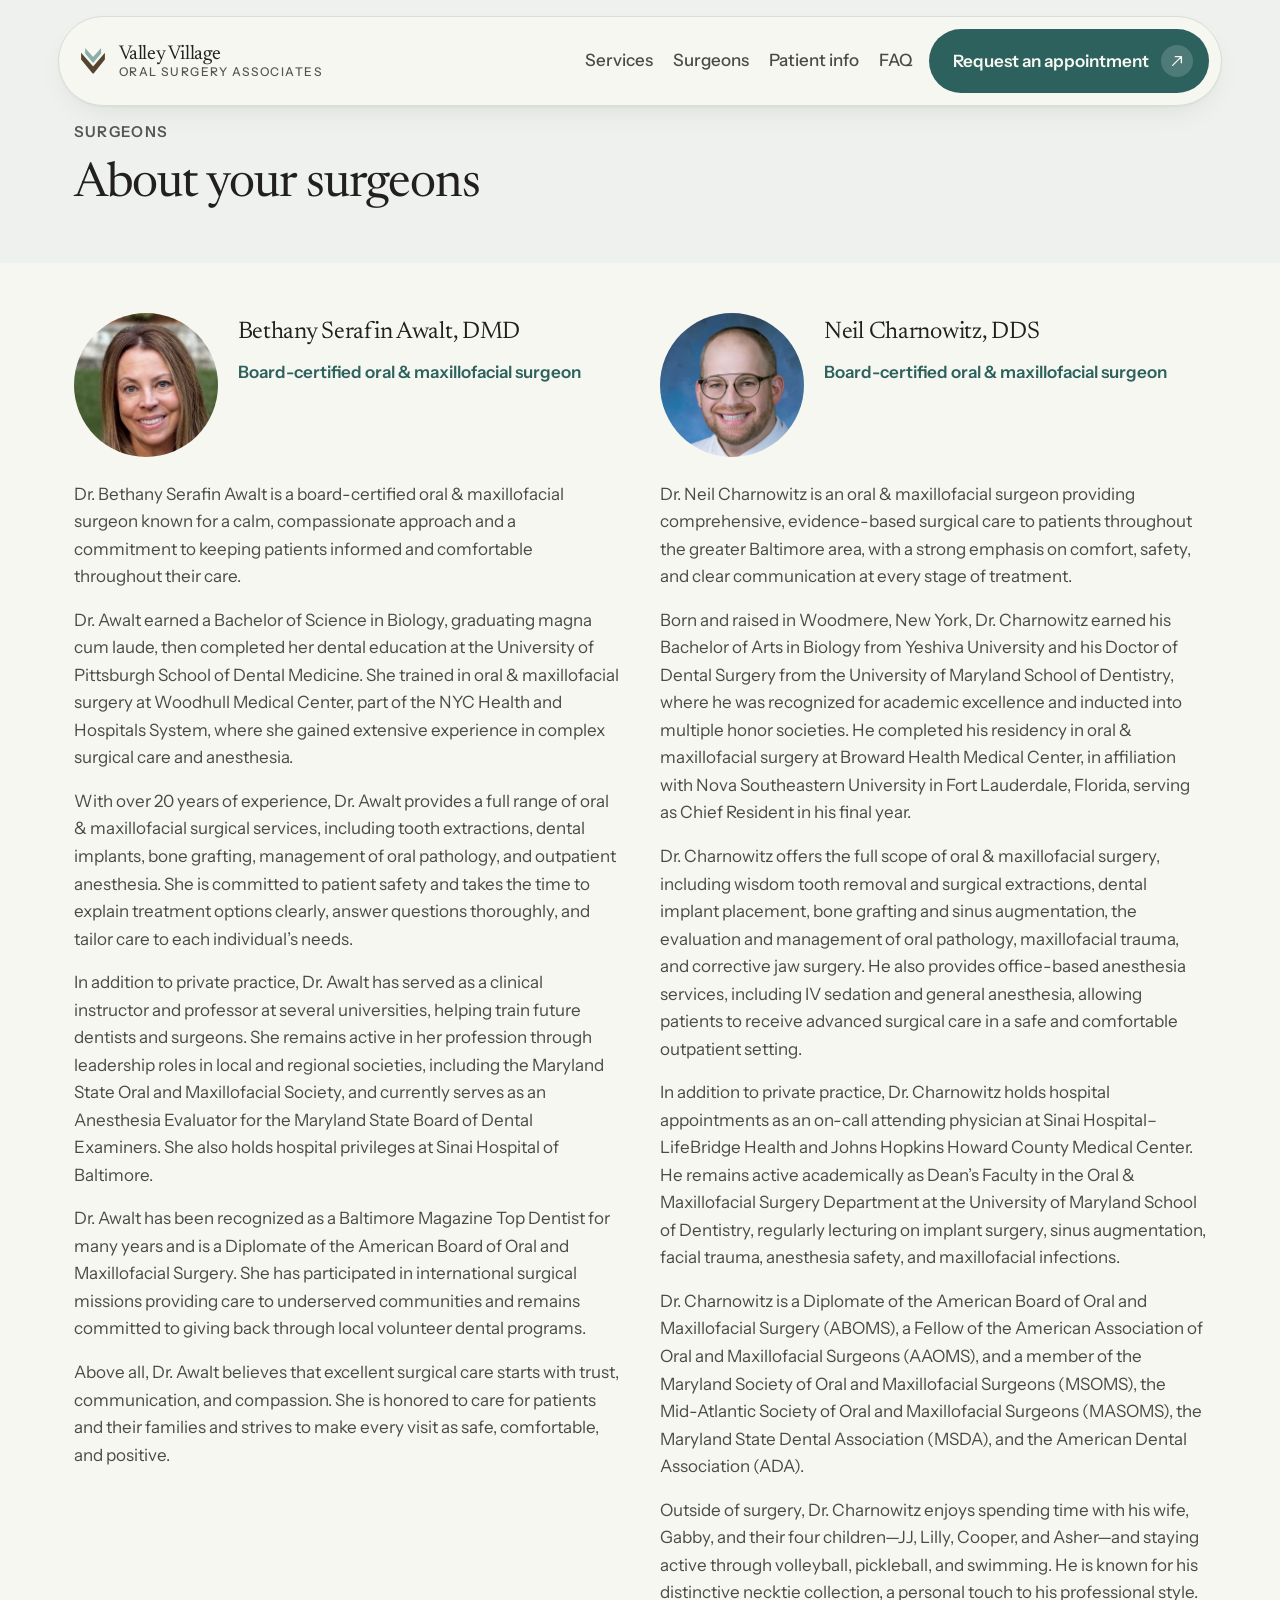
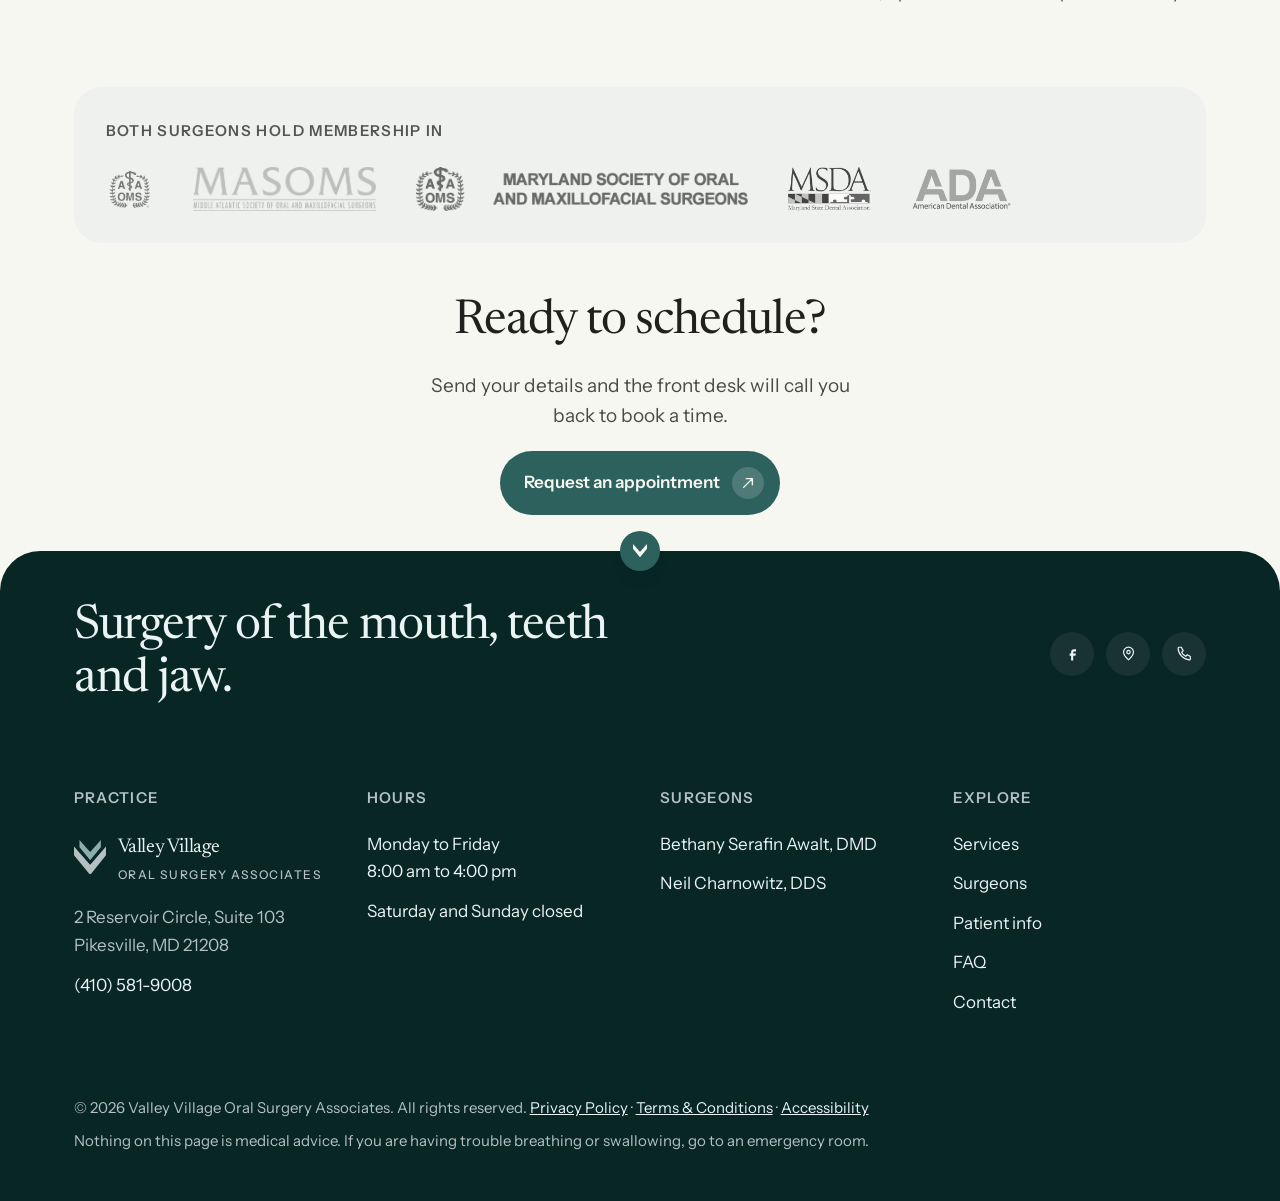
<file: surgeons.html>
<!doctype html>
<html lang="en" class="no-js">
<head>
<meta charset="utf-8">
<meta name="viewport" content="width=device-width, initial-scale=1">

<title>Our Surgeons | Valley Village Oral Surgery Associates</title>
<meta name="description" content="Meet Dr. Bethany Serafin Awalt, DMD and Dr. Neil Charnowitz, DDS, board-certified oral and maxillofacial surgeons in Pikesville, Maryland.">

<!-- TODO: uncomment and set both once the new domain is live.
<link rel="canonical" href="https://NEW-DOMAIN.com/surgeons">
<meta property="og:url" content="https://NEW-DOMAIN.com/surgeons">
-->
<meta property="og:type" content="website">
<meta property="og:title" content="The Surgeons | Valley Village Oral Surgery Associates">
<meta property="og:description" content="Board-certified, hospital-trained oral and maxillofacial surgeons serving Pikesville and greater Baltimore.">
<meta property="og:locale" content="en_US">
<meta name="twitter:card" content="summary_large_image">
<meta name="theme-color" content="#f7f4ee">

<link rel="icon" href="favicon.svg" type="image/svg+xml">

<link rel="preload" href="fonts/newsreader-var-latin.woff2" as="font" type="font/woff2" crossorigin>
<link rel="preload" href="fonts/instrument-sans-var-latin.woff2" as="font" type="font/woff2" crossorigin>
<link rel="stylesheet" href="css/main.v2.css">
<script>document.documentElement.classList.remove('no-js');</script>
</head>
<body>

<a class="skip-link" href="#main">Skip to content</a>

<!-- ============ NAV ============ -->
<header class="nav" id="siteNav">
  <div class="nav__pill">
    <a class="wordmark" href="/">
      <!-- The practice chevron, redrawn from the logo artwork so it stays
           crisp at any size. Colours are the two logo tokens, exact. -->
      <svg class="wordmark__mark" width="27" height="29" viewBox="0 0 70.284 75.667" aria-hidden="true" focusable="false">
        <path class="wordmark__mark-olive" d="M34.346 53.508 L0 14.18 L0 33.676 L33.36 74.319 C34.47 75.667 36.534 75.667 37.644 74.319 L70.284 33.676 L70.284 14.18 L36.658 53.508 C36.043 54.199 34.962 54.199 34.346 53.508 Z"/>
        <path class="wordmark__mark-sage" d="M34.985 25.806 L11.994 0 L11.994 16.072 L34.691 43.632 C35.111 44.142 35.893 44.142 36.313 43.632 L59.01 16.072 L59.01 0 L36.019 25.806 C35.744 26.115 35.26 26.115 34.985 25.806 Z"/>
      </svg>
      <span class="wordmark__type">
        <span class="wordmark__name">Valley Village</span>
        <span class="wordmark__kind">Oral Surgery Associates</span>
      </span>
    </a>

    <nav class="nav__links" aria-label="Primary">
      <a class="nav__link" href="/services">Services</a>
      <a class="nav__link" href="/surgeons">Surgeons</a>
      <a class="nav__link" href="/patient-info">Patient info</a>
      <a class="nav__link" href="/faq">FAQ</a>
    </nav>

    <a class="nav__phone" href="tel:+14105819008">(410)&nbsp;581-9008</a>

    <a class="btn" href="/contact">
      Request an appointment
      <span class="btn__mark" aria-hidden="true">
        <svg viewBox="0 0 16 16" fill="none"><path d="M3 13 13 3M6 3h7v7" stroke="currentColor" stroke-width="1.6" stroke-linecap="round" stroke-linejoin="round"/></svg>
      </span>
    </a>

    <a class="nav__call" href="tel:+14105819008" aria-label="Call (410) 581-9008">
      <svg viewBox="0 0 16 16" fill="none" aria-hidden="true"><path d="M5.2 2.5 6.8 5.4 5.3 6.9a8.4 8.4 0 0 0 3.8 3.8l1.5-1.5 2.9 1.6v2.4c0 .5-.4.9-.9.8A11.6 11.6 0 0 1 2 3.1c0-.5.3-.9.8-.9h2.4Z" stroke="currentColor" stroke-width="1.4" stroke-linejoin="round"/></svg>
    </a>

    <button class="nav__toggle" type="button" id="navToggle" aria-expanded="false" aria-controls="navOverlay">
      <span class="nav__toggle-bars" aria-hidden="true"></span>
      <span class="sr-only">Menu</span>
    </button>
  </div>
</header>

<div class="nav__overlay" id="navOverlay" data-open="false">
  <a class="nav__overlay-link" href="/services">Services</a>
  <a class="nav__overlay-link" href="/surgeons">Surgeons</a>
  <a class="nav__overlay-link" href="/patient-info">Patient info</a>
  <a class="nav__overlay-link" href="/faq">FAQ</a>
  <a class="nav__overlay-link" href="/contact">Contact</a>
  <a class="nav__overlay-link" href="tel:+14105819008">(410) 581-9008</a>
</div>

<main id="main">
<!-- ============ SURGEONS ============ -->
<section class="page-hero" data-reveal>
  <div class="shell">
    <p class="label">Surgeons</p>
    <h1 class="heading-1">About your surgeons</h1>
  </div>
</section>

<section class="section" id="surgeons" style="padding-bottom:0">
  <div class="shell">

    <div class="surgeons__grid">

      <article class="surgeon" data-reveal>
        <div class="surgeon__head">
          <img class="surgeon__avatar" src="img/dr-awalt.webp"
               width="600" height="600" loading="lazy" decoding="async"
               alt="Dr. Bethany Serafin Awalt, oral and maxillofacial surgeon.">
          <div>
            <h3 class="surgeon__name">Bethany Serafin Awalt, DMD</h3>
            <p class="surgeon__role">Board-certified oral &amp; maxillofacial surgeon</p>
          </div>
        </div>

        <div class="surgeon__bio">
          <p>
            Dr. Bethany Serafin Awalt is a board-certified oral &amp; maxillofacial surgeon known for a
            calm, compassionate approach and a commitment to keeping patients informed and comfortable
            throughout their care.
          </p>
          <p>
            Dr. Awalt earned a Bachelor of Science in Biology, graduating magna cum laude, then completed
            her dental education at the University of Pittsburgh School of Dental Medicine. She trained
            in oral &amp; maxillofacial surgery at Woodhull Medical Center, part of the NYC Health and
            Hospitals System, where she gained extensive experience in complex surgical care and
            anesthesia.
          </p>
          <p>
            With over 20 years of experience, Dr. Awalt provides a full range of oral &amp; maxillofacial
            surgical services, including tooth extractions, dental implants, bone grafting, management
            of oral pathology, and outpatient anesthesia. She is committed to patient safety and takes
            the time to explain treatment options clearly, answer questions thoroughly, and tailor care
            to each individual&rsquo;s needs.
          </p>
          <p>
            In addition to private practice, Dr. Awalt has served as a clinical instructor and professor
            at several universities, helping train future dentists and surgeons. She remains active in
            her profession through leadership roles in local and regional societies, including the
            Maryland State Oral and Maxillofacial Society, and currently serves as an Anesthesia
            Evaluator for the Maryland State Board of Dental Examiners. She also holds hospital
            privileges at Sinai Hospital of Baltimore.
          </p>
          <p>
            Dr. Awalt has been recognized as a Baltimore Magazine Top Dentist for many years and is a
            Diplomate of the American Board of Oral and Maxillofacial Surgery. She has participated in
            international surgical missions providing care to underserved communities and remains
            committed to giving back through local volunteer dental programs.
          </p>
          <p>
            Above all, Dr. Awalt believes that excellent surgical care starts with trust, communication,
            and compassion. She is honored to care for patients and their families and strives to make
            every visit as safe, comfortable, and positive.
          </p>
        </div>
      </article>

      <article class="surgeon" data-reveal>
        <div class="surgeon__head">
          <img class="surgeon__avatar" src="img/dr-charnowitz.webp"
               width="600" height="600" loading="lazy" decoding="async"
               alt="Dr. Neil Charnowitz, oral and maxillofacial surgeon.">
          <div>
            <h3 class="surgeon__name">Neil Charnowitz, DDS</h3>
            <p class="surgeon__role">Board-certified oral &amp; maxillofacial surgeon</p>
          </div>
        </div>

        <div class="surgeon__bio">
          <p>
            Dr. Neil Charnowitz is an oral &amp; maxillofacial surgeon providing comprehensive,
            evidence-based surgical care to patients throughout the greater Baltimore area, with a
            strong emphasis on comfort, safety, and clear communication at every stage of treatment.
          </p>
          <p>
            Born and raised in Woodmere, New York, Dr. Charnowitz earned his Bachelor of Arts in
            Biology from Yeshiva University and his Doctor of Dental Surgery from the University of
            Maryland School of Dentistry, where he was recognized for academic excellence and inducted
            into multiple honor societies. He completed his residency in oral &amp; maxillofacial surgery
            at Broward Health Medical Center, in affiliation with Nova Southeastern University in Fort
            Lauderdale, Florida, serving as Chief Resident in his final year.
          </p>
          <p>
            Dr. Charnowitz offers the full scope of oral &amp; maxillofacial surgery, including wisdom
            tooth removal and surgical extractions, dental implant placement, bone grafting and sinus
            augmentation, the evaluation and management of oral pathology, maxillofacial trauma, and
            corrective jaw surgery. He also provides office-based anesthesia services, including IV
            sedation and general anesthesia, allowing patients to receive advanced surgical care in a
            safe and comfortable outpatient setting.
          </p>
          <p>
            In addition to private practice, Dr. Charnowitz holds hospital appointments as an on-call
            attending physician at Sinai Hospital&ndash;LifeBridge Health and Johns Hopkins Howard County
            Medical Center. He remains active academically as Dean&rsquo;s Faculty in the Oral &amp;
            Maxillofacial Surgery Department at the University of Maryland School of Dentistry,
            regularly lecturing on implant surgery, sinus augmentation, facial trauma, anesthesia
            safety, and maxillofacial infections.
          </p>
          <p>
            Dr. Charnowitz is a Diplomate of the American Board of Oral and Maxillofacial Surgery
            (ABOMS), a Fellow of the American Association of Oral and Maxillofacial Surgeons (AAOMS),
            and a member of the Maryland Society of Oral and Maxillofacial Surgeons (MSOMS), the
            Mid-Atlantic Society of Oral and Maxillofacial Surgeons (MASOMS), the Maryland State Dental
            Association (MSDA), and the American Dental Association (ADA).
          </p>
          <p>
            Outside of surgery, Dr. Charnowitz enjoys spending time with his wife, Gabby, and their
            four children&mdash;JJ, Lilly, Cooper, and Asher&mdash;and staying active through volleyball,
            pickleball, and swimming. He is known for his distinctive necktie collection, a personal
            touch to his professional style.
          </p>
        </div>
      </article>

    </div>

    <div class="affiliations" data-reveal>
      <p class="affiliations__label">Both surgeons hold membership in</p>
      <ul class="affiliations__list">
        <li><img src="img/aaoms.webp" width="400" height="143" loading="lazy" decoding="async"
                 alt="American Association of Oral and Maxillofacial Surgeons"></li>
        <li><img src="img/masoms.webp" width="749" height="180" loading="lazy" decoding="async"
                 alt="Mid-Atlantic Society of Oral and Maxillofacial Surgeons"></li>
        <li><img src="img/msoms.webp" width="738" height="98" loading="lazy" decoding="async"
                 alt="Maryland Society of Oral and Maxillofacial Surgeons"></li>
        <li><img src="img/msda.webp" width="300" height="158" loading="lazy" decoding="async"
                 alt="Maryland State Dental Association"></li>
        <li><img src="img/ada.webp" width="400" height="147" loading="lazy" decoding="async"
                 alt="American Dental Association"></li>
      </ul>
    </div>
  </div>
</section>
<!-- ============ CTA ============ -->
<section class="section" id="cta">
  <div class="shell cta-centered" data-reveal>
    <h2 class="heading-1">Ready to schedule?</h2>
    <p class="lead">Send your details and the front desk will call you back to book a time.</p>
    <a class="btn" href="/contact">
      Request an appointment
      <span class="btn__mark" aria-hidden="true">
        <svg viewBox="0 0 16 16" fill="none"><path d="M3 13 13 3M6 3h7v7" stroke="currentColor" stroke-width="1.6" stroke-linecap="round" stroke-linejoin="round"/></svg>
      </span>
    </a>
  </div>
</section>


</main>

<!-- ============ FOOTER ============ -->
<footer class="footer panel-lift">
  <span class="seam-mark" aria-hidden="true"><svg viewBox="11.994 0 47.016 44.142" fill="none" aria-hidden="true"><path d="M34.985 25.806 L11.994 0 L11.994 16.072 L34.691 43.632 C35.111 44.142 35.893 44.142 36.313 43.632 L59.01 16.072 L59.01 0 L36.019 25.806 C35.744 26.115 35.26 26.115 34.985 25.806 Z" fill="currentColor"/></svg></span>
  <div class="shell">
    <div class="footer__top">
      <p class="footer__statement" style="margin:0" data-reveal>Surgery of the mouth, teeth and jaw.</p>
      <div class="footer__social">
        <a href="https://www.facebook.com/valleyvillageoralsurgery" rel="noopener" aria-label="Valley Village Oral Surgery Associates on Facebook">
          <svg viewBox="0 0 24 24" fill="currentColor" aria-hidden="true"><path d="M14 9h3V6h-3c-2.2 0-4 1.8-4 4v2H8v3h2v7h3v-7h3l1-3h-4v-2c0-.6.4-1 1-1Z"/></svg>
        </a>
        <a href="https://maps.google.com/?q=2+Reservoir+Circle+Suite+103+Pikesville+MD+21208" rel="noopener" aria-label="Find the office on Google Maps">
          <svg viewBox="0 0 24 24" fill="none" stroke="currentColor" stroke-width="1.7" aria-hidden="true"><path d="M12 21s7-6.1 7-11a7 7 0 1 0-14 0c0 4.9 7 11 7 11Z" stroke-linejoin="round"/><circle cx="12" cy="10" r="2.4"/></svg>
        </a>
        <a href="tel:+14105819008" aria-label="Call (410) 581-9008">
          <svg viewBox="0 0 24 24" fill="none" stroke="currentColor" stroke-width="1.7" aria-hidden="true"><path d="M7.8 3.8 10.2 8l-2.2 2.2a12.6 12.6 0 0 0 5.8 5.8L16 13.8l4.2 2.4v3.6c0 .8-.6 1.4-1.4 1.2A17.4 17.4 0 0 1 3 4.6c-.1-.8.5-1.4 1.2-1.4h3.6Z" stroke-linejoin="round"/></svg>
        </a>
      </div>
    </div>

    <div class="footer__grid">
      <div class="footer__col">
        <h3>Practice</h3>
        <div class="footer__lockup">
          <svg class="wordmark__mark" width="27" height="29" viewBox="0 0 70.284 75.667" aria-hidden="true" focusable="false">
            <path class="wordmark__mark-olive" d="M34.346 53.508 L0 14.18 L0 33.676 L33.36 74.319 C34.47 75.667 36.534 75.667 37.644 74.319 L70.284 33.676 L70.284 14.18 L36.658 53.508 C36.043 54.199 34.962 54.199 34.346 53.508 Z"/>
            <path class="wordmark__mark-sage" d="M34.985 25.806 L11.994 0 L11.994 16.072 L34.691 43.632 C35.111 44.142 35.893 44.142 36.313 43.632 L59.01 16.072 L59.01 0 L36.019 25.806 C35.744 26.115 35.26 26.115 34.985 25.806 Z"/>
          </svg>
          <span class="wordmark__type">
            <span class="wordmark__name">Valley Village</span>
            <span class="wordmark__kind">Oral Surgery Associates</span>
          </span>
        </div>
        <address>
          2 Reservoir Circle, Suite 103<br>
          Pikesville, MD 21208
        </address>
        <a href="tel:+14105819008">(410) 581-9008</a>
      </div>

      <div class="footer__col">
        <h3>Hours</h3>
        <p>Monday to Friday<br>8:00 am to 4:00 pm</p>
        <p>Saturday and Sunday closed</p>
      </div>

      <div class="footer__col">
        <h3>Surgeons</h3>
        <a href="/surgeons">Bethany Serafin Awalt, DMD</a>
        <a href="/surgeons">Neil Charnowitz, DDS</a>
      </div>

      <div class="footer__col">
        <h3>Explore</h3>
        <a href="/services">Services</a>
        <a href="/surgeons">Surgeons</a>
        <a href="/patient-info">Patient info</a>
        <a href="/faq">FAQ</a>
        <a href="/contact">Contact</a>
      </div>
    </div>

    <div class="footer__base">
      <p>&copy; <span id="year">2026</span> Valley Village Oral Surgery Associates. All rights reserved. <a href="/privacy">Privacy Policy</a> &middot; <a href="/terms">Terms &amp; Conditions</a> &middot; <a href="/accessibility">Accessibility</a></p>
      <p>Nothing on this page is medical advice. If you are having trouble breathing or swallowing, go to an emergency room.</p>
    </div>
  </div>
</footer>

<script src="js/app.v2.js" defer></script>
</body>
</html>
</file>
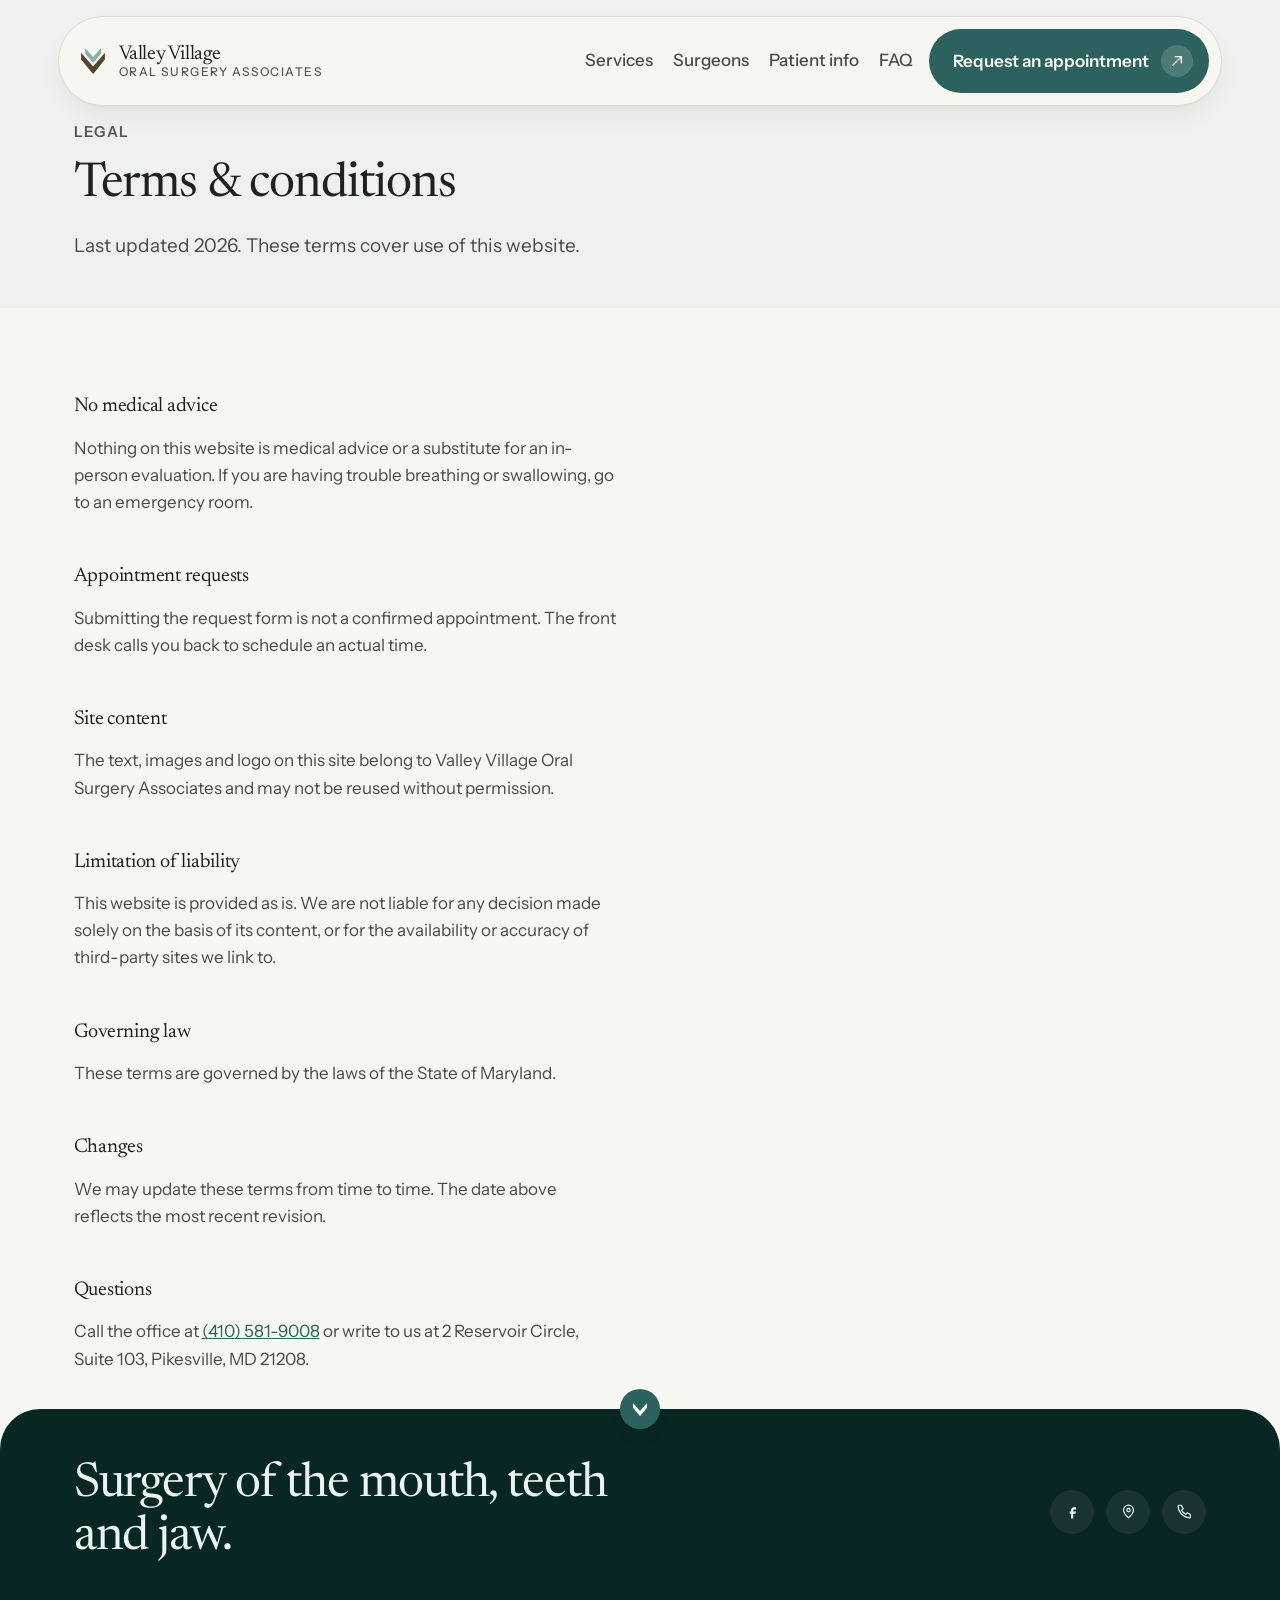
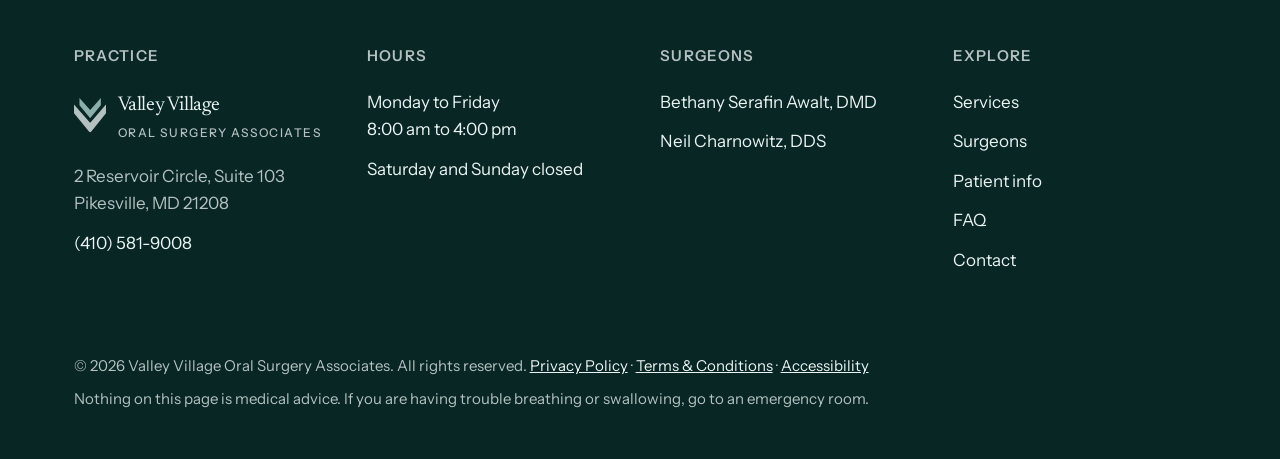
<file: terms.html>
<!doctype html>
<html lang="en" class="no-js">
<head>
<meta charset="utf-8">
<meta name="viewport" content="width=device-width, initial-scale=1">

<title>Terms &amp; Conditions | Valley Village Oral Surgery Associates</title>
<meta name="description" content="Terms of use for the Valley Village Oral Surgery Associates website.">

<!-- TODO: uncomment and set both once the new domain is live.
<link rel="canonical" href="https://NEW-DOMAIN.com/terms">
<meta property="og:url" content="https://NEW-DOMAIN.com/terms">
-->
<meta property="og:type" content="website">
<meta property="og:title" content="Terms &amp; Conditions | Valley Village Oral Surgery Associates">
<meta property="og:description" content="Terms of use for the Valley Village Oral Surgery Associates website.">
<meta property="og:locale" content="en_US">
<meta name="twitter:card" content="summary_large_image">
<meta name="theme-color" content="#f7f4ee">

<link rel="icon" href="favicon.svg" type="image/svg+xml">

<link rel="preload" href="fonts/newsreader-var-latin.woff2" as="font" type="font/woff2" crossorigin>
<link rel="preload" href="fonts/instrument-sans-var-latin.woff2" as="font" type="font/woff2" crossorigin>
<link rel="stylesheet" href="css/main.v2.css">
<script>document.documentElement.classList.remove('no-js');</script>
</head>
<body>

<a class="skip-link" href="#main">Skip to content</a>

<!-- ============ NAV ============ -->
<header class="nav" id="siteNav">
  <div class="nav__pill">
    <a class="wordmark" href="/">
      <!-- The practice chevron, redrawn from the logo artwork so it stays
           crisp at any size. Colours are the two logo tokens, exact. -->
      <svg class="wordmark__mark" width="27" height="29" viewBox="0 0 70.284 75.667" aria-hidden="true" focusable="false">
        <path class="wordmark__mark-olive" d="M34.346 53.508 L0 14.18 L0 33.676 L33.36 74.319 C34.47 75.667 36.534 75.667 37.644 74.319 L70.284 33.676 L70.284 14.18 L36.658 53.508 C36.043 54.199 34.962 54.199 34.346 53.508 Z"/>
        <path class="wordmark__mark-sage" d="M34.985 25.806 L11.994 0 L11.994 16.072 L34.691 43.632 C35.111 44.142 35.893 44.142 36.313 43.632 L59.01 16.072 L59.01 0 L36.019 25.806 C35.744 26.115 35.26 26.115 34.985 25.806 Z"/>
      </svg>
      <span class="wordmark__type">
        <span class="wordmark__name">Valley Village</span>
        <span class="wordmark__kind">Oral Surgery Associates</span>
      </span>
    </a>

    <nav class="nav__links" aria-label="Primary">
      <a class="nav__link" href="/services">Services</a>
      <a class="nav__link" href="/surgeons">Surgeons</a>
      <a class="nav__link" href="/patient-info">Patient info</a>
      <a class="nav__link" href="/faq">FAQ</a>
    </nav>

    <a class="nav__phone" href="tel:+14105819008">(410)&nbsp;581-9008</a>

    <a class="btn" href="/contact">
      Request an appointment
      <span class="btn__mark" aria-hidden="true">
        <svg viewBox="0 0 16 16" fill="none"><path d="M3 13 13 3M6 3h7v7" stroke="currentColor" stroke-width="1.6" stroke-linecap="round" stroke-linejoin="round"/></svg>
      </span>
    </a>

    <a class="nav__call" href="tel:+14105819008" aria-label="Call (410) 581-9008">
      <svg viewBox="0 0 16 16" fill="none" aria-hidden="true"><path d="M5.2 2.5 6.8 5.4 5.3 6.9a8.4 8.4 0 0 0 3.8 3.8l1.5-1.5 2.9 1.6v2.4c0 .5-.4.9-.9.8A11.6 11.6 0 0 1 2 3.1c0-.5.3-.9.8-.9h2.4Z" stroke="currentColor" stroke-width="1.4" stroke-linejoin="round"/></svg>
    </a>

    <button class="nav__toggle" type="button" id="navToggle" aria-expanded="false" aria-controls="navOverlay">
      <span class="nav__toggle-bars" aria-hidden="true"></span>
      <span class="sr-only">Menu</span>
    </button>
  </div>
</header>

<div class="nav__overlay" id="navOverlay" data-open="false">
  <a class="nav__overlay-link" href="/services">Services</a>
  <a class="nav__overlay-link" href="/surgeons">Surgeons</a>
  <a class="nav__overlay-link" href="/patient-info">Patient info</a>
  <a class="nav__overlay-link" href="/faq">FAQ</a>
  <a class="nav__overlay-link" href="/contact">Contact</a>
  <a class="nav__overlay-link" href="tel:+14105819008">(410) 581-9008</a>
</div>

<main id="main">
<!-- ============ TERMS ============ -->
<section class="page-hero" data-reveal>
  <div class="shell">
    <p class="label">Legal</p>
    <h1 class="heading-1">Terms &amp; conditions</h1>
    <p class="lead">Last updated 2026. These terms cover use of this website.</p>
  </div>
</section>

<section class="section" id="terms">
  <div class="shell">

    <div class="legal">
      <h3>No medical advice</h3>
      <p>Nothing on this website is medical advice or a substitute for an in-person evaluation. If you are having trouble breathing or swallowing, go to an emergency room.</p>

      <h3>Appointment requests</h3>
      <p>Submitting the request form is not a confirmed appointment. The front desk calls you back to schedule an actual time.</p>

      <h3>Site content</h3>
      <p>The text, images and logo on this site belong to Valley Village Oral Surgery Associates and may not be reused without permission.</p>

      <h3>Limitation of liability</h3>
      <p>This website is provided as is. We are not liable for any decision made solely on the basis of its content, or for the availability or accuracy of third-party sites we link to.</p>

      <h3>Governing law</h3>
      <p>These terms are governed by the laws of the State of Maryland.</p>

      <h3>Changes</h3>
      <p>We may update these terms from time to time. The date above reflects the most recent revision.</p>

      <h3>Questions</h3>
      <p>Call the office at <a href="tel:+14105819008">(410) 581-9008</a> or write to us at 2 Reservoir Circle, Suite 103, Pikesville, MD 21208.</p>
    </div>
  </div>
</section>


</main>

<!-- ============ FOOTER ============ -->
<footer class="footer panel-lift">
  <span class="seam-mark" aria-hidden="true"><svg viewBox="11.994 0 47.016 44.142" fill="none" aria-hidden="true"><path d="M34.985 25.806 L11.994 0 L11.994 16.072 L34.691 43.632 C35.111 44.142 35.893 44.142 36.313 43.632 L59.01 16.072 L59.01 0 L36.019 25.806 C35.744 26.115 35.26 26.115 34.985 25.806 Z" fill="currentColor"/></svg></span>
  <div class="shell">
    <div class="footer__top">
      <p class="footer__statement" style="margin:0" data-reveal>Surgery of the mouth, teeth and jaw.</p>
      <div class="footer__social">
        <a href="https://www.facebook.com/valleyvillageoralsurgery" rel="noopener" aria-label="Valley Village Oral Surgery Associates on Facebook">
          <svg viewBox="0 0 24 24" fill="currentColor" aria-hidden="true"><path d="M14 9h3V6h-3c-2.2 0-4 1.8-4 4v2H8v3h2v7h3v-7h3l1-3h-4v-2c0-.6.4-1 1-1Z"/></svg>
        </a>
        <a href="https://maps.google.com/?q=2+Reservoir+Circle+Suite+103+Pikesville+MD+21208" rel="noopener" aria-label="Find the office on Google Maps">
          <svg viewBox="0 0 24 24" fill="none" stroke="currentColor" stroke-width="1.7" aria-hidden="true"><path d="M12 21s7-6.1 7-11a7 7 0 1 0-14 0c0 4.9 7 11 7 11Z" stroke-linejoin="round"/><circle cx="12" cy="10" r="2.4"/></svg>
        </a>
        <a href="tel:+14105819008" aria-label="Call (410) 581-9008">
          <svg viewBox="0 0 24 24" fill="none" stroke="currentColor" stroke-width="1.7" aria-hidden="true"><path d="M7.8 3.8 10.2 8l-2.2 2.2a12.6 12.6 0 0 0 5.8 5.8L16 13.8l4.2 2.4v3.6c0 .8-.6 1.4-1.4 1.2A17.4 17.4 0 0 1 3 4.6c-.1-.8.5-1.4 1.2-1.4h3.6Z" stroke-linejoin="round"/></svg>
        </a>
      </div>
    </div>

    <div class="footer__grid">
      <div class="footer__col">
        <h3>Practice</h3>
        <div class="footer__lockup">
          <svg class="wordmark__mark" width="27" height="29" viewBox="0 0 70.284 75.667" aria-hidden="true" focusable="false">
            <path class="wordmark__mark-olive" d="M34.346 53.508 L0 14.18 L0 33.676 L33.36 74.319 C34.47 75.667 36.534 75.667 37.644 74.319 L70.284 33.676 L70.284 14.18 L36.658 53.508 C36.043 54.199 34.962 54.199 34.346 53.508 Z"/>
            <path class="wordmark__mark-sage" d="M34.985 25.806 L11.994 0 L11.994 16.072 L34.691 43.632 C35.111 44.142 35.893 44.142 36.313 43.632 L59.01 16.072 L59.01 0 L36.019 25.806 C35.744 26.115 35.26 26.115 34.985 25.806 Z"/>
          </svg>
          <span class="wordmark__type">
            <span class="wordmark__name">Valley Village</span>
            <span class="wordmark__kind">Oral Surgery Associates</span>
          </span>
        </div>
        <address>
          2 Reservoir Circle, Suite 103<br>
          Pikesville, MD 21208
        </address>
        <a href="tel:+14105819008">(410) 581-9008</a>
      </div>

      <div class="footer__col">
        <h3>Hours</h3>
        <p>Monday to Friday<br>8:00 am to 4:00 pm</p>
        <p>Saturday and Sunday closed</p>
      </div>

      <div class="footer__col">
        <h3>Surgeons</h3>
        <a href="/surgeons">Bethany Serafin Awalt, DMD</a>
        <a href="/surgeons">Neil Charnowitz, DDS</a>
      </div>

      <div class="footer__col">
        <h3>Explore</h3>
        <a href="/services">Services</a>
        <a href="/surgeons">Surgeons</a>
        <a href="/patient-info">Patient info</a>
        <a href="/faq">FAQ</a>
        <a href="/contact">Contact</a>
      </div>
    </div>

    <div class="footer__base">
      <p>&copy; <span id="year">2026</span> Valley Village Oral Surgery Associates. All rights reserved. <a href="/privacy">Privacy Policy</a> &middot; <a href="/terms">Terms &amp; Conditions</a> &middot; <a href="/accessibility">Accessibility</a></p>
      <p>Nothing on this page is medical advice. If you are having trouble breathing or swallowing, go to an emergency room.</p>
    </div>
  </div>
</footer>

<script src="js/app.v2.js" defer></script>
</body>
</html>
</file>
<file: css/main.v2.css>
/* Hallmark · macrostructure: Editorial Split · tone: editorial-luxury · anchor hue: pine 158
 * Valley Village Oral Surgery Associates
 * Every colour and font-family below references a token from tokens.css.
 */

@import url("tokens.v2.css");
@import url("fonts.v2.css");

/* ============================================================
   1 · RESET AND ROOT
   ============================================================ */

*,
*::before,
*::after { box-sizing: border-box; }

html,
body {
  margin: 0;
  padding: 0;
  /* `clip` not `hidden` — `hidden` on the root breaks position:sticky */
  overflow-x: clip;
}

html {
  -webkit-text-size-adjust: 100%;
  scroll-behavior: smooth;
  /* Offset for the floating nav when jumping to an in-page anchor */
  scroll-padding-top: var(--space-8);
  /* The brand chevron as the pointer, rotated so its own point is the
     tip — halo-stroked in paper so it reads on both light and dark
     bands. Hotspot sits exactly on that tip vertex, same as a native
     arrow cursor. */
  cursor:
    url("data:image/svg+xml,%3Csvg xmlns='http://www.w3.org/2000/svg' width='34' height='34' viewBox='1.36 -12.07 68.37 68.37'%3E%3Cpath d='M34.985 25.806 L11.994 0 L11.994 16.072 L34.691 43.632 C35.111 44.142 35.893 44.142 36.313 43.632 L59.01 16.072 L59.01 0 L36.019 25.806 C35.744 26.115 35.26 26.115 34.985 25.806 Z' transform='rotate(135 35.502 22.071)' fill='%232d615d' stroke='%23f7f7f1' stroke-width='3' stroke-linejoin='round' paint-order='stroke'/%3E%3C/svg%3E")
    9 9,
    auto;
}

body {
  background-color: var(--color-paper);
  color: var(--color-ink-secondary);
  font-family: var(--font-body);
  font-size: var(--text-base);
  line-height: var(--leading-body);
  font-synthesis-weight: none;
  -webkit-font-smoothing: antialiased;
  text-rendering: optimizeLegibility;
}

img,
svg { display: block; max-width: 100%; height: auto; }

h1, h2, h3, h4, p, figure, blockquote, ul, ol, dl, dd { margin: 0; }
ul, ol { padding: 0; list-style: none; }

/* ============================================================
   2 · TYPOGRAPHY
   ============================================================ */

h1, h2, h3, h4 {
  font-family: var(--font-display);
  color: var(--color-ink);
  font-weight: 400;
  letter-spacing: -0.012em;
  /* Long clinical words ("maxillofacial") must break rather than overflow */
  overflow-wrap: anywhere;
  min-width: 0;
}

.display {
  font-size: var(--text-display);
  line-height: var(--leading-tight);
  letter-spacing: -0.028em;
}

.heading-1 {
  font-size: var(--text-display-s);
  line-height: var(--leading-snug);
  letter-spacing: -0.022em;
}

.heading-2 {
  font-size: var(--text-2xl);
  line-height: var(--leading-snug);
}

.heading-3 {
  font-size: var(--text-lg);
  line-height: 1.32;
  letter-spacing: -0.006em;
}

.lead {
  font-size: var(--text-md);
  line-height: 1.56;
  color: var(--color-ink-secondary);
  max-width: var(--measure);
}

.prose { max-width: var(--measure); }
.prose + .prose { margin-top: var(--space-5); }

.label {
  font-size: var(--text-sm);
  font-weight: 600;
  letter-spacing: 0.09em;
  text-transform: uppercase;
  color: var(--color-ink-muted);
  font-family: var(--font-body);
}

.meta {
  font-size: var(--text-sm);
  color: var(--color-ink-muted);
}

a { color: var(--color-accent); }

a:focus-visible,
button:focus-visible,
input:focus-visible,
select:focus-visible,
textarea:focus-visible,
summary:focus-visible {
  /* Never animated — the ring must appear the instant focus lands */
  outline: 2px solid var(--color-focus);
  outline-offset: 3px;
  border-radius: var(--radius-sm);
}

.skip-link {
  position: absolute;
  left: var(--space-4);
  top: var(--space-4);
  z-index: var(--z-overlay);
  padding: var(--space-3) var(--space-5);
  background-color: var(--color-ink);
  color: var(--color-ink-inverse);
  font-size: var(--text-base);
  font-weight: 600;
  border-radius: var(--radius-md);
  text-decoration: none;
  transform: translateY(-200%);
  transition: transform var(--dur-fast) var(--ease-out);
}
.skip-link:focus-visible { transform: translateY(0); }

/* ============================================================
   3 · LAYOUT SHELL
   ============================================================ */

.shell {
  width: 100%;
  max-width: var(--shell-max);
  margin-inline: auto;
  padding-inline: var(--shell-pad);
}

.section { padding-block: var(--space-section); }

.section-head {
  display: grid;
  gap: var(--space-5);
  margin-bottom: var(--space-12);
  max-width: var(--measure);
}

/* Asymmetric header, taken from the reference board: the heading holds the
   left column and the supporting line sits right, sharing its row rather
   than stacking beneath it. Rows are implicit now that the numbered markers
   are gone, so an empty first row cannot open up. */
@media (min-width: 64rem) {
  .section-head {
    grid-template-columns: minmax(0, 1.05fr) minmax(0, 0.95fr);
    column-gap: clamp(var(--space-12), calc(96 * var(--fluid)), var(--space-20));
    row-gap: var(--space-4);
    align-items: end;
    max-width: none;
  }
  .section-head > h2    { grid-column: 1; }
  .section-head > .lead { grid-column: 2; grid-row: 1; max-width: 32rem; }
}

/* Inside the review header the block is already constrained by its own
   flex row, so it stays single column. */
.quotes__head .section-head { grid-template-columns: minmax(0, 1fr); max-width: var(--measure); }
.quotes__head .section-head > * { grid-column: 1; grid-row: auto; max-width: none; }

.band-dark {
  background-color: var(--color-canvas);
  color: var(--color-ink-inverse-muted);
}

/* A panel rides up over the section above it, so the two overlap rather
   than butt together. The lift is a margin rather than a transform because
   the following section has to reflow around it. */
.panel-lift {
  position: relative;
  z-index: var(--z-base);
  margin-top: calc(var(--space-block) * -0.42);
  border-radius: var(--radius-panel) var(--radius-panel) 0 0;
}
.panel-lift + .panel-lift { margin-top: calc(var(--space-block) * -0.42); }
.band-dark h2,
.band-dark h3,
.band-dark .display { color: var(--color-ink-inverse); }
.band-dark .label { color: var(--color-ink-inverse-muted); }
.band-dark .lead { color: var(--color-ink-inverse-muted); }

/* ============================================================
   3b · PAGE-LEVEL UTILITIES
   The nav is position:absolute over everything, so every inner page
   opens with .page-hero, a tinted band that owns the nav clearance
   on its own - the section below it then uses ordinary block padding
   instead of reaching for that clearance itself. --cta-centered closes
   an inner page with one shared pitch back to the contact page.
   ============================================================ */

/* Not hero's own clearance value: the photo hero bottom-aligns its
   content (align-items: end) so its top padding barely matters for
   overlap. This one flows top-down, so the floor has to actually
   clear the nav pill's real rendered height - measured near 88px on
   phones - plus breathing room, not just match the photo hero's floor. */
.page-hero {
  padding-top: clamp(7.5rem, calc(120 * var(--fluid)), 9rem);
  padding-bottom: var(--space-12);
  background-color: var(--color-paper-raised);
}
.page-hero .label { margin-bottom: var(--space-3); }
.page-hero h1 { margin: 0; }
.page-hero .lead { margin-top: var(--space-4); }

/* A handful of inner pages carry a real photo of the office instead of
   the flat tint - same blur-and-veil treatment as the home page's
   .hero-full, just shallower, since there's no large display heading
   here to protect. */
.page-hero--photo {
  position: relative;
  isolation: isolate;
  overflow: hidden;
  min-height: clamp(16rem, calc(280 * var(--fluid)), 20rem);
  background-color: var(--color-canvas);
}
.page-hero--photo::after {
  content: "";
  position: absolute;
  inset: 0;
  z-index: -1;
  background-color: var(--veil-hero);
}
.page-hero__media { position: absolute; inset: 0; z-index: -2; }
.page-hero__media img {
  width: 100%;
  height: 100%;
  object-fit: cover;
  filter: blur(6px);
  transform: scale(1.06);
}
.page-hero--photo .label { color: var(--color-ink-inverse-muted); }
.page-hero--photo h1 { color: var(--color-ink-inverse); }
.page-hero--photo .lead { color: var(--color-ink-inverse-muted); }

.cta-centered {
  display: grid;
  justify-items: center;
  gap: var(--space-5);
  max-width: 34rem;
  margin-inline: auto;
  text-align: center;
}

.iconrow__more { margin-top: var(--space-8); text-align: center; }

/* ============================================================
   4 · BUTTONS — one primary, one secondary, one quiet per context.
   States: default · hover · focus-visible · active · disabled · loading
   ============================================================ */

.btn {
  --btn-fill: var(--color-accent);
  --btn-text: var(--color-accent-on);
  display: inline-flex;
  align-items: center;
  gap: var(--space-3);
  padding: var(--space-4) var(--space-4) var(--space-4) var(--space-6);
  border: 0;
  border-radius: var(--radius-pill);
  background-color: var(--btn-fill);
  color: var(--btn-text);
  font-family: var(--font-body);
  font-size: var(--text-base);
  font-weight: 600;
  line-height: 1.2;
  text-decoration: none;
  cursor: pointer;
  /* Keep every clickable label on one line at every viewport */
  white-space: nowrap;
  transition:
    transform var(--dur-fast) var(--ease-out),
    opacity   var(--dur-fast) var(--ease-out);
}

/* The trailing mark is nested in its own disc, flush with the inner padding */
.btn__mark {
  display: grid;
  place-items: center;
  width: 2rem;
  height: 2rem;
  flex: none;
  border-radius: var(--radius-pill);
  background-color: var(--veil-on-accent);
  transition: transform var(--dur-mid) var(--ease-out);
}
.btn__mark svg { width: 0.875rem; height: 0.875rem; }

.btn:hover  { transform: translateY(-1px); }
.btn:hover .btn__mark { transform: translate(2px, -1px) scale(1.06); }
.btn:active { transform: translateY(0) scale(0.985); }

.btn[disabled],
.btn[aria-disabled="true"] {
  opacity: 0.5;
  cursor: not-allowed;
  transform: none;
}
.btn[disabled]:hover .btn__mark,
.btn[aria-disabled="true"]:hover .btn__mark { transform: none; }

.btn[data-state="loading"] { pointer-events: none; opacity: 0.75; }
.btn[data-state="loading"] .btn__mark { animation: spin 900ms linear infinite; }

@keyframes spin { to { transform: rotate(360deg); } }

.btn--secondary {
  --btn-fill: transparent;
  --btn-text: var(--color-ink);
  box-shadow: inset 0 0 0 1px var(--color-paper-edge);
}
.btn--secondary .btn__mark { background-color: var(--color-paper-sunk); }
.btn--secondary:hover { background-color: var(--color-paper-raised); }

.btn--onDark {
  --btn-fill: var(--color-ink-inverse);
  --btn-text: var(--color-canvas);
}
.btn--onDark .btn__mark { background-color: var(--veil-on-dark); }

.btn--quiet {
  --btn-fill: transparent;
  --btn-text: var(--color-accent);
  padding-inline: var(--space-2);
}
.btn--quiet .btn__mark { background-color: var(--color-accent-soft); }

/* ============================================================
   5 · NAV — floating pill, detached from the top edge
   ============================================================ */

.nav {
  /* Absolute, not relative: relative still occupies its own flow height,
     which pushed the hero section down by the nav's own height and left a
     visible strip of plain background above the photo instead of the
     photo running flush to the very top of the page. Absolute removes it
     from flow entirely (the hero section becomes the page's first flowed
     content, starting at y=0) while still letting z-index apply, so the
     nav paints above the photo it now overlays. It still scrolls away
     normally: absolute positioning is anchored to the document, not the
     viewport, so this is not a reintroduction of the sticky behaviour
     that was explicitly removed. */
  position: absolute;
  top: 0;
  left: 0;
  right: 0;
  z-index: var(--z-sticky);
  padding-top: var(--space-4);
  padding-inline: var(--shell-pad);
}

.nav__pill {
  display: flex;
  align-items: center;
  gap: var(--space-6);
  max-width: var(--shell-max);
  margin-inline: auto;
  padding: var(--space-3) var(--space-3) var(--space-3) var(--space-6);
  border-radius: var(--radius-pill);
  border: var(--rule-hairline);
  /* Opaque, not blurred. The bar scrolls with the page now, and a
     backdrop-filter on a scrolling element repaints on every frame. */
  background-color: var(--color-paper);
  box-shadow: var(--elev-raised);
}

.wordmark {
  display: flex;
  align-items: center;
  gap: var(--space-3);
  text-decoration: none;
  margin-right: auto;
  line-height: 1;
}
.wordmark__mark {
  width: 1.75rem;
  height: 1.6rem;
  flex: none;
}
.wordmark__mark-sage  { fill: var(--logo-sage); }
.wordmark__mark-olive { fill: var(--logo-olive); }
.wordmark__type { display: grid; gap: 2px; }
.wordmark__name {
  font-family: var(--font-display);
  font-size: var(--text-lg);
  color: var(--color-ink);
  letter-spacing: -0.02em;
}
.wordmark__kind {
  /* A wordmark lockup, optically matched to the display line above it.
     Not running text, so the 15px body floor does not apply. */
  font-size: 0.75rem;
  font-weight: 500;
  letter-spacing: 0.13em;
  text-transform: uppercase;
  color: var(--color-ink-muted);
}

.nav__links {
  display: flex;
  align-items: center;
  gap: var(--space-6);
}
.nav__link {
  font-size: var(--text-base);
  font-weight: 500;
  color: var(--color-ink-secondary);
  text-decoration: none;
  white-space: nowrap;
  transition: color var(--dur-fast) var(--ease-out);
}
.nav__link:hover { color: var(--color-ink); }

.nav__phone {
  font-family: var(--font-body);
  font-size: var(--text-base);
  font-weight: 600;
  color: var(--color-ink);
  text-decoration: none;
  white-space: nowrap;
}

/* Hamburger — the two bars morph into an X rather than swapping icons */
.nav__call {
  display: none;
  width: 2.75rem;
  height: 2.75rem;
  flex: none;
  place-items: center;
  border-radius: var(--radius-pill);
  background-color: var(--color-accent);
  color: var(--color-accent-on);
  transition: transform var(--dur-fast) var(--ease-out);
}
.nav__call svg { width: 1.0625rem; height: 1.0625rem; }
.nav__call:active { transform: scale(0.94); }

.nav__toggle {
  display: none;
  width: 2.75rem;
  height: 2.75rem;
  flex: none;
  place-items: center;
  border: 0;
  border-radius: var(--radius-pill);
  background-color: var(--color-paper-sunk);
  cursor: pointer;
}
.nav__toggle-bars { position: relative; width: 1.125rem; height: 0.75rem; }
.nav__toggle-bars::before,
.nav__toggle-bars::after {
  content: "";
  position: absolute;
  left: 0;
  width: 100%;
  height: 1.5px;
  border-radius: var(--radius-pill);
  background-color: var(--color-ink);
  transition: transform var(--dur-mid) var(--ease-out);
}
.nav__toggle-bars::before { top: 0; }
.nav__toggle-bars::after  { bottom: 0; }
.nav__toggle[aria-expanded="true"] .nav__toggle-bars::before {
  transform: translateY(5.25px) rotate(45deg);
}
.nav__toggle[aria-expanded="true"] .nav__toggle-bars::after {
  transform: translateY(-5.25px) rotate(-45deg);
}

.nav__overlay {
  position: fixed;
  inset: 0;
  z-index: var(--z-overlay);
  display: grid;
  align-content: center;
  gap: var(--space-8);
  padding: var(--space-10) var(--shell-pad);
  background-color: var(--veil-paper);
  backdrop-filter: blur(28px);
  -webkit-backdrop-filter: blur(28px);
  opacity: 0;
  visibility: hidden;
  transition:
    opacity var(--dur-mid) var(--ease-out),
    visibility var(--dur-mid) var(--ease-out);
}
.nav__overlay[data-open="true"] { opacity: 1; visibility: visible; }

.nav__overlay-link {
  font-family: var(--font-display);
  font-size: var(--text-3xl);
  color: var(--color-ink);
  text-decoration: none;
  line-height: 1.14;
  /* The line-height box alone falls short of a 44px tap target -
     padding extends the hit area without changing how it looks. */
  padding-block: var(--space-2);
  margin-block: calc(var(--space-2) * -1);
  opacity: 0;
  transform: translateY(1.5rem);
  transition:
    opacity   var(--dur-slow) var(--ease-out),
    transform var(--dur-slow) var(--ease-out);
}
.nav__overlay[data-open="true"] .nav__overlay-link {
  opacity: 1;
  transform: translateY(0);
}
/* Staggered reveal, longest chain under 400ms */
.nav__overlay[data-open="true"] .nav__overlay-link:nth-child(1) { transition-delay:  60ms; }
.nav__overlay[data-open="true"] .nav__overlay-link:nth-child(2) { transition-delay: 120ms; }
.nav__overlay[data-open="true"] .nav__overlay-link:nth-child(3) { transition-delay: 180ms; }
.nav__overlay[data-open="true"] .nav__overlay-link:nth-child(4) { transition-delay: 240ms; }
.nav__overlay[data-open="true"] .nav__overlay-link:nth-child(5) { transition-delay: 300ms; }

body[data-nav-open="true"] { overflow: hidden; }

/* ============================================================
   6 · HERO — editorial split: statement left, booking card right
   ============================================================ */

.hero__proof {
  display: grid;
  gap: var(--space-6);
  grid-template-columns: repeat(2, minmax(0, 1fr));
  max-width: 40rem;
  margin-inline: auto;
  text-align: center;
}
.hero__proof-item { display: grid; gap: var(--space-2); justify-items: center; align-content: start; }
.hero__proof-item:not(:first-child) { border-left: var(--rule-hairline); padding-left: var(--space-6); }
.hero__proof-icon {
  width: 2rem;
  height: 2rem;
  margin-bottom: var(--space-1);
  color: var(--color-accent);
}
.hero__proof-term {
  font-family: var(--font-display);
  font-size: var(--text-xl);
  color: var(--color-accent);
  line-height: 1.1;
}
.hero__proof-desc {
  font-size: var(--text-sm);
  color: var(--color-ink-muted);
  line-height: 1.45;
}

/* Double-bezel enclosure: outer shell holds an inner core with a
   concentric radius, so the card reads as machined rather than flat. */
.enclosure {
  padding: var(--space-2);
  border-radius: var(--radius-xl);
  border: var(--rule-hairline);
  background-color: var(--color-paper-raised);
  box-shadow: var(--elev-raised);
  transition: box-shadow var(--dur-mid) var(--ease-out), transform var(--dur-mid) var(--ease-out);
}
.enclosure:hover { box-shadow: var(--elev-hover); transform: translateY(-3px); }
.enclosure__core {
  padding: clamp(var(--space-6), 3vw, var(--space-10));
  border-radius: calc(var(--radius-xl) - var(--space-2));
  background-color: var(--color-paper);
}

/* ============================================================
   6b · FULL-BLEED HERO
   The image carries the section rather than sitting beside it. Text sits
   on the left over a scrim, which is a legibility device, not decoration:
   the reception photograph is bright and white on that side.
   ============================================================ */

.hero-full {
  position: relative;
  isolation: isolate;
  display: grid;
  align-items: end;
  min-height: clamp(30rem, calc(660 * var(--fluid)), 44rem);
  padding-block: clamp(var(--space-16), calc(120 * var(--fluid)), 9rem) var(--space-section);
  overflow: hidden;
}

.hero-full__media { position: absolute; inset: 0; z-index: -2; }
/* Blurred and slightly overscaled: the photo reads as atmosphere behind
   the text rather than a documentary shot competing with it. The 1.08
   scale keeps the blur's soft edge falloff outside the visible frame,
   since a blurred image cropped exactly at its own box would show a
   crisper, unblurred rim right at the boundary. */
.hero-full__media img {
  width: 100%;
  height: 100%;
  object-fit: cover;
  object-position: 62% 50%;
  filter: blur(9px);
  transform: scale(1.08);
}

/* Scrim: a uniform black wash over the whole photograph, dimming it rather
   than masking one side of it. 0.7 opacity was measured against the actual
   rendered text box: sampling the 99th-percentile brightest pixel there (a
   ceiling light reads close to white) shows the heading clearing 8.1:1 and
   the muted lead clearing 4.9:1 at that opacity, against the outlier pixel
   rather than the image's average. */
.hero-full::after {
  content: "";
  position: absolute;
  inset: 0;
  z-index: -1;
  background-color: var(--veil-hero);
}

.hero-full__inner { display: grid; justify-items: start; max-width: var(--shell-max); }
.hero-full .marker { color: var(--color-ink-inverse-muted); }
.hero-full__display {
  font-family: var(--font-display);
  font-size: clamp(2.125rem, calc(64 * var(--fluid)), 4.25rem);
  line-height: 0.96;
  letter-spacing: -0.032em;
  color: var(--color-ink-inverse);
  margin-bottom: var(--space-6);
}
.hero-full__lead {
  font-size: var(--text-md);
  line-height: 1.55;
  color: var(--color-ink-inverse-muted);
  max-width: 34rem;
  margin-bottom: var(--space-8);
}
.hero-full__actions { display: flex; align-items: center; gap: var(--space-6); flex-wrap: wrap; }
.hero-full__phone {
  font-size: var(--text-base);
  font-weight: 600;
  color: var(--color-ink-inverse-muted);
  text-decoration: none;
  white-space: nowrap;
  transition: color var(--dur-fast) var(--ease-out);
}
/* Brightens rather than tinting: the brand sage only clears 3.8:1 here,
   short of the 4.5:1 body-text floor against the same worst-case pixel. */
.hero-full__phone:hover { color: var(--color-ink-inverse); }

.hero-full__hours {
  margin-top: var(--space-3);
  font-size: var(--text-sm);
  color: var(--color-ink-inverse-muted);
}

/* On a narrow screen the photograph cannot carry text beside it, so it
   becomes a band above and the copy sits on solid ground below. */
@media (max-width: 52rem) {
  .hero-full {
    min-height: 0;
    align-items: start;
    padding-top: clamp(16rem, 58vw, 22rem);
    padding-bottom: var(--space-16);
    background-color: var(--color-paper);
  }
  .hero-full__media {
    inset: 0 0 auto 0;
    height: clamp(14rem, 52vw, 20rem);
    /* Dimming is scoped to the media element's own box, so the fade to
       transparent always lands exactly on the image's bottom edge no
       matter how tall the section grows underneath it. A percentage
       gradient keyed to the whole section's height broke this: at 390px
       the transition zone landed mid-heading, rendering white text over
       a paper background with almost no contrast. */
    overflow: hidden;
  }
  .hero-full__media::after {
    content: "";
    position: absolute;
    inset: 0;
    background: linear-gradient(180deg, var(--veil-hero) 0%, var(--veil-hero) 55%, transparent 100%);
  }
  .hero-full__media img { object-position: 58% 46%; }

  /* The full-section veil only makes sense where text sits on the photo.
     On mobile the text drops onto solid paper below the image, so it
     reads in the normal dark-on-light palette, not the light-on-photo one. */
  .hero-full::after { display: none; }
  .hero-full .marker,
  .hero-full__phone,
  .hero-full__hours { color: var(--color-ink-muted); }
  .hero-full__display { color: var(--color-ink); }
  .hero-full__lead { color: var(--color-ink-secondary); }
  .hero-full__phone:hover { color: var(--color-accent); }
}

/* ============================================================
   6c · BOOKING BAR
   ============================================================ */

.bookbar { padding-top: var(--space-block); }

/* ============================================================
   7 · URGENT BAND — the fastest path for someone in pain
   ============================================================ */

.urgent { padding-top: 0; padding-bottom: var(--space-section); }
.urgent__inner {
  display: flex;
  flex-wrap: wrap;
  align-items: center;
  gap: var(--space-8);
  justify-content: space-between;
  padding: clamp(var(--space-8), 4vw, var(--space-12));
  border-radius: var(--radius-lg);
  background-color: var(--color-paper-raised);
  box-shadow: var(--elev-raised);
  transition: box-shadow var(--dur-mid) var(--ease-out);
}
.urgent__inner:hover { box-shadow: var(--elev-hover); }
.urgent__copy { display: grid; gap: var(--space-3); max-width: var(--measure-tight); }
.urgent__copy h2 { font-size: var(--text-xl); }

/* Same band shape as .urgent, on a dark ground: a general "see
   everything we do" pointer rather than the acute-care callout. */
.promo { padding-bottom: var(--space-section); }
.promo__inner {
  display: flex;
  flex-wrap: wrap;
  align-items: center;
  gap: var(--space-8);
  justify-content: space-between;
  padding: clamp(var(--space-8), 4vw, var(--space-12));
  border-radius: var(--radius-lg);
  background-color: var(--color-canvas);
  color: var(--color-ink-inverse-muted);
  box-shadow: var(--elev-raised-dark);
  transition: box-shadow var(--dur-mid) var(--ease-out);
}
.promo__inner:hover { box-shadow: var(--elev-hover-dark); }
.promo__copy { display: grid; gap: var(--space-3); max-width: var(--measure-tight); }
.promo__copy h2 { color: var(--color-ink-inverse); font-size: var(--text-xl); }

/* ============================================================
   8 · SERVICES — grouped by what the patient came in for
   ============================================================ */

.services__groups { display: grid; gap: var(--space-16); }

.service-group {
  display: grid;
  gap: var(--space-8);
  grid-template-columns: minmax(0, 15rem) minmax(0, 1fr);
  align-items: start;
}
.service-group__title { font-size: var(--text-xl); }
.service-group__list {
  display: grid;
  gap: clamp(var(--space-5), calc(28 * var(--fluid)), var(--space-8));
  /* 17rem missed a third column by a few pixels at 1280 */
  grid-template-columns: repeat(auto-fit, minmax(min(14.5rem, 100%), 1fr));
}

/* Image-topped card, the reference board's core unit: picture on top,
   short caption beneath. */
.service {
  display: grid;
  gap: var(--space-3);
  align-content: start;
  padding: 0;
  border-radius: var(--radius-md);
}
.service__media {
  overflow: hidden;
  border-radius: var(--radius-md);
  background-color: var(--color-paper-sunk);
  aspect-ratio: 4 / 3;
  margin-bottom: var(--space-2);
}
.service__media img {
  width: 100%;
  height: 100%;
  object-fit: cover;
  transition: transform var(--dur-slow) var(--ease-out);
}
.service:hover .service__media img { transform: scale(1.04); }
.service__name { font-size: var(--text-lg); font-family: var(--font-display); color: var(--color-ink); }
.service__desc { font-size: var(--text-base); line-height: 1.5; color: var(--color-ink-secondary); }

/* ============================================================
   9 · SURGEONS — the strongest trust signal on the page
   ============================================================ */

.surgeons__grid {
  display: grid;
  gap: var(--space-10);
  grid-template-columns: repeat(auto-fit, minmax(min(22rem, 100%), 1fr));
}

.surgeon { display: grid; gap: var(--space-6); align-content: start; }

/* The surgeon photograph is a small square avatar rather than a large
   portrait: both headshots are cropped square at 360px, and a tall frame
   would upscale them into mush. A modest avatar keeps them sharp and
   lets the credentials carry the section. */
.surgeon__head {
  display: flex;
  /* Top-aligned, not centred: one surgeon's name wraps to two lines and the
     other's does not, and centring would leave the two avatars at different
     heights across the pair. */
  align-items: flex-start;
  gap: var(--space-5);
}

.surgeon__avatar {
  width: 9rem;
  height: 9rem;
  flex: none;
  border-radius: var(--radius-pill);
  object-fit: cover;
  background-color: var(--color-paper-sunk);
}

.surgeon__name { font-size: var(--text-xl); }
.surgeon__role {
  font-size: var(--text-base);
  font-weight: 600;
  color: var(--color-accent);
  margin-top: var(--space-2);
}
.surgeon__bio { display: grid; gap: var(--space-4); }

.legal { max-width: var(--measure); display: grid; gap: var(--space-3); }
.legal h3 { font-size: var(--text-lg); margin-top: var(--space-8); }
.legal p { font-size: var(--text-base); line-height: 1.6; color: var(--color-ink-secondary); }

.credentials { display: grid; gap: var(--space-3); margin-top: var(--space-2); }
.credential {
  display: grid;
  gap: var(--space-1);
  padding-left: var(--space-6);
  position: relative;
  font-size: var(--text-base);
  line-height: 1.5;
}
/* The mark encodes "verified credential", it is not a decorative bullet */
.credential::before {
  content: "";
  position: absolute;
  left: 0;
  top: 0.6em;
  width: 0.5rem;
  height: 0.5rem;
  border-radius: var(--radius-pill);
  background-color: var(--color-accent);
}
.credential__where { color: var(--color-ink-muted); font-size: var(--text-sm); }

/* ============================================================
   10 · COMFORT — addresses the single biggest reason people delay
   ============================================================ */

.comfort__grid {
  display: grid;
  gap: var(--space-10);
  grid-template-columns: repeat(auto-fit, minmax(min(20rem, 100%), 1fr));
  margin-top: var(--space-12);
}
.comfort__card {
  display: grid;
  gap: var(--space-4);
  align-content: start;
  padding: clamp(var(--space-6), 3vw, var(--space-10));
  border-radius: var(--radius-lg);
  border: var(--rule-inverse);
  background-color: var(--color-canvas-raised);
  box-shadow: var(--elev-raised-dark);
  transition: box-shadow var(--dur-mid) var(--ease-out), transform var(--dur-mid) var(--ease-out);
}
.comfort__card:hover { box-shadow: var(--elev-hover-dark); transform: translateY(-3px); }
.comfort__card h3 { font-size: var(--text-lg); }

/* ============================================================
   11 · TESTIMONIALS
   ============================================================ */

.quotes__head {
  display: flex;
  align-items: flex-end;
  justify-content: space-between;
  gap: var(--space-8);
  margin-bottom: var(--space-10);
}

.reviews__badge {
  display: flex;
  align-items: center;
  gap: var(--space-2);
  margin: var(--space-3) 0 0;
  font-size: var(--text-sm);
  font-weight: 600;
  color: var(--color-ink-secondary);
}
.reviews__badge svg { width: 1rem; height: 1rem; flex: none; color: var(--color-accent); }

.quotes__controls { display: flex; gap: var(--space-3); flex: none; }

.quotes__btn {
  display: grid;
  place-items: center;
  width: 3rem;
  height: 3rem;
  border: 0;
  border-radius: var(--radius-pill);
  background-color: var(--color-paper-sunk);
  color: var(--color-ink);
  cursor: pointer;
  transition: transform var(--dur-fast) var(--ease-out),
              opacity var(--dur-fast) var(--ease-out);
}
.quotes__btn svg { width: 1rem; height: 1rem; }
.quotes__btn:hover { transform: scale(1.06); }
.quotes__btn:active { transform: scale(0.95); }
.quotes__btn[disabled] { opacity: 0.35; cursor: not-allowed; transform: none; }

.quotes {
  display: grid;
  grid-auto-flow: column;
  /* A fixed track width, not a minmax with a zero floor: inside an
     overflow-x container a zero floor lets every track collapse to fit
     the box instead of extending past it. */
  grid-auto-columns: min(21rem, 82vw);
  gap: var(--space-5);
  overflow-x: auto;
  scroll-snap-type: x mandatory;
  scroll-behavior: smooth;
  scrollbar-width: none;
  /* bleed to the viewport edge so a card is visibly cut off, which reads
     as "there is more" without needing a scrollbar */
  margin-inline: calc(var(--shell-pad) * -1);
  padding-inline: var(--shell-pad);
  padding-block: var(--space-2);
}
.quotes::-webkit-scrollbar { display: none; }
.quotes > * { scroll-snap-align: start; }

@media (min-width: 64rem) {
  .quotes { grid-auto-columns: 25rem; }
}
.quote {
  display: grid;
  gap: var(--space-5);
  align-content: space-between;
  padding: clamp(var(--space-6), 3vw, var(--space-8));
  border-radius: var(--radius-lg);
  background-color: var(--color-paper-raised);
  box-shadow: var(--elev-raised);
  transition: box-shadow var(--dur-mid) var(--ease-out), transform var(--dur-mid) var(--ease-out);
}
.quote:hover { box-shadow: var(--elev-hover); transform: translateY(-3px); }
.quote__text {
  font-family: var(--font-display);
  font-size: var(--text-lg);
  line-height: 1.42;
  color: var(--color-ink);
}
.quote__by { font-size: var(--text-sm); color: var(--color-ink-muted); }
.quote__by strong { color: var(--color-ink); font-weight: 600; }

/* ============================================================
   11b · FULL-BLEED STRIP
   Runs edge to edge with no shell, the way the reference board breaks
   between sections with a band of photography.
   ============================================================ */

.strip { padding-block: 0; }
.strip__figure { margin: 0; }
.strip__figure img {
  width: 100%;
  height: clamp(14rem, calc(340 * var(--fluid)), 24rem);
  object-fit: cover;
  object-position: 50% 42%;
  display: block;
}

/* ============================================================
   12 · LOGISTICS — removes the friction before the first visit
   ============================================================ */

.logistics__actions { display: flex; justify-content: flex-end; }
.logistics__grid {
  display: grid;
  gap: var(--space-6);
  grid-template-columns: 1fr;
  margin-top: var(--space-6);
}
.logistics__col {
  display: grid;
  gap: var(--space-5);
  align-content: start;
  padding: clamp(var(--space-6), 3vw, var(--space-8));
  border-radius: var(--radius-lg);
  background-color: var(--color-paper-raised);
  box-shadow: var(--elev-raised);
  transition: box-shadow var(--dur-mid) var(--ease-out), transform var(--dur-mid) var(--ease-out);
}
.logistics__col:hover { box-shadow: var(--elev-hover); transform: translateY(-3px); }
.logistics__col h3 { font-size: var(--text-lg); }
.checklist { display: grid; gap: var(--space-4); }
.checklist li {
  display: grid;
  gap: var(--space-1);
  padding-left: var(--space-8);
  position: relative;
  font-size: var(--text-base);
  line-height: 1.5;
}
.checklist li::before {
  content: "";
  position: absolute;
  left: 0;
  top: 0.15em;
  width: 1.125rem;
  height: 1.125rem;
  border: 1.5px solid var(--color-accent);
  border-radius: 0.25rem;
  background-color: var(--color-paper);
}

/* ============================================================
   13 · APPOINTMENT FORM
   States: default · hover · focus · active · disabled · loading · error · success
   ============================================================ */

.request__grid {
  display: grid;
  gap: clamp(var(--space-10), 5vw, var(--space-20));
  grid-template-columns: minmax(0, 0.85fr) minmax(0, 1.15fr);
  align-items: start;
}

.form { display: grid; gap: var(--space-5); }
.field { display: grid; gap: var(--space-2); }
.field--pair {
  display: grid;
  gap: var(--space-5);
  grid-template-columns: repeat(auto-fit, minmax(min(13rem, 100%), 1fr));
}

.field__label {
  font-size: var(--text-sm);
  font-weight: 600;
  color: var(--color-ink);
}
.field__optional { color: var(--color-ink-muted); font-weight: 400; }

.input {
  width: 100%;
  padding: var(--space-4) var(--space-5);
  border: 1px solid var(--color-paper-edge);
  border-radius: var(--radius-md);
  background-color: var(--color-paper);
  color: var(--color-ink);
  font-family: var(--font-body);
  /* 17px — above the 16px floor, so iOS Safari never zooms on focus */
  font-size: var(--text-base);
  line-height: 1.4;
  transition: border-color var(--dur-fast) var(--ease-out);
  /* Typable fields keep the native text cursor over the brand pointer. */
  cursor: auto;
}
.input::placeholder { color: var(--color-ink-muted); }
.input:hover { border-color: var(--color-ink-muted); }
.input:focus { border-color: var(--color-accent); }
.input[disabled] { background-color: var(--color-paper-sunk); opacity: 0.6; cursor: not-allowed; }
textarea.input { resize: vertical; min-height: 7rem; }

select.input {
  appearance: none;
  background-image: url("data:image/svg+xml,%3Csvg xmlns='http://www.w3.org/2000/svg' viewBox='0 0 12 8'%3E%3Cpath d='M1 1.5 6 6.5l5-5' fill='none' stroke='%23574f45' stroke-width='1.5' stroke-linecap='round'/%3E%3C/svg%3E");
  background-repeat: no-repeat;
  background-position: right var(--space-5) center;
  background-size: 0.75rem;
  padding-right: var(--space-12);
}

.field[data-invalid="true"] .input { border-color: var(--color-error); }
.field__error {
  display: none;
  font-size: var(--text-sm);
  color: var(--color-error);
}
.field[data-invalid="true"] .field__error { display: block; }

.form__status {
  display: none;
  padding: var(--space-5) var(--space-6);
  border-radius: var(--radius-md);
  font-size: var(--text-base);
  line-height: 1.5;
}
.form__status[data-state="error"] {
  display: block;
  background-color: var(--color-error-soft);
  color: var(--color-error);
}
/* Confirmation is carried by ink and a mark, never by green alone,
   so the brand accent and the success role never collide. */
.form__status[data-state="success"] {
  display: block;
  background-color: var(--color-paper-sunk);
  color: var(--color-ink);
}
.form__status[data-state="notice"] {
  display: block;
  background-color: var(--color-accent-soft);
  color: var(--color-accent-deep);
}
.form__status a { color: inherit; font-weight: 600; }

.form__consent { font-size: var(--text-sm); color: var(--color-ink-muted); line-height: 1.5; }

.contact-block { display: grid; gap: var(--space-8); align-content: start; }
.contact-item { display: grid; gap: var(--space-2); }
.contact-item__value {
  font-family: var(--font-display);
  font-size: var(--text-xl);
  color: var(--color-ink);
  text-decoration: none;
  line-height: 1.25;
  font-style: normal;
}
a.contact-item__value:hover { color: var(--color-accent); }

/* ============================================================
   14 · FOOTER — statement plus the practical block, no divider rules
   ============================================================ */

.footer {
  background-color: var(--color-canvas);
  color: var(--color-ink-inverse-muted);
  padding-block: var(--space-section) var(--space-12);
}
.footer__statement {
  font-family: var(--font-display);
  font-size: var(--text-display-s);
  line-height: 1.1;
  letter-spacing: -0.022em;
  color: var(--color-ink-inverse);
  max-width: 22ch;
}
.footer__grid {
  display: grid;
  gap: var(--space-10);
  grid-template-columns: repeat(auto-fit, minmax(min(15rem, 100%), 1fr));
  margin-top: var(--space-20);
}
.footer__col { display: grid; gap: var(--space-3); align-content: start; }
.footer__col h3 {
  font-size: var(--text-sm);
  font-family: var(--font-body);
  font-weight: 600;
  letter-spacing: 0.09em;
  text-transform: uppercase;
  color: var(--color-ink-inverse-muted);
  margin-bottom: var(--space-2);
}
.footer__col a,
.footer__col p { color: var(--color-ink-inverse); font-size: var(--text-base); text-decoration: none; }
.footer__col a:hover { text-decoration: underline; }
.footer address { font-style: normal; }
.footer__base {
  margin-top: var(--space-20);
  font-size: var(--text-sm);
  color: var(--color-ink-inverse-muted);
  display: grid;
  gap: var(--space-2);
}
/* The muted copy color falls short of link-contrast; a footer link
   still needs to read as one. */
.footer__base a { color: var(--color-ink-inverse); text-decoration: underline; }

/* ============================================================
   14b · IMAGERY
   Every photograph on the page comes from the practice's existing site.
   ============================================================ */

/* The office. A real photograph of the reception, which does more to
   settle a nervous patient than any amount of copy. */
.office { padding-block: var(--space-8) 0; }

.office__figure {
  margin: 0;
  display: grid;
  gap: var(--space-4);
}
.office__figure img {
  width: 100%;
  aspect-ratio: 16 / 7;
  object-fit: cover;
  object-position: center 42%;
  border-radius: var(--radius-lg);
  background-color: var(--color-paper-sunk);
}
.office__caption {
  font-size: var(--text-sm);
  color: var(--color-ink-muted);
}

/* Society membership marks. Greyscale at rest so two unrelated logo
   palettes do not fight the brand; full colour is one hover away. */
.affiliations {
  display: flex;
  flex-wrap: wrap;
  align-items: center;
  gap: var(--space-6) var(--space-10);
  margin-top: var(--space-20);
  padding: var(--space-8);
  border-radius: var(--radius-lg);
  background-color: var(--color-paper-raised);
}
.affiliations__label {
  font-size: var(--text-sm);
  font-weight: 600;
  letter-spacing: 0.09em;
  text-transform: uppercase;
  color: var(--color-ink-muted);
}
.affiliations__list {
  display: flex;
  flex-wrap: wrap;
  align-items: center;
  gap: var(--space-10);
}
.affiliations__list img {
  height: 2.75rem;
  width: auto;
  filter: grayscale(1);
  opacity: 0.72;
  transition: opacity var(--dur-mid) var(--ease-out);
}
.affiliations__list img:hover { opacity: 1; }

/* The sedation band carries the practice's own geometric texture, held
   well back so the measured contrast of the band still holds. */
.comfort { position: relative; isolation: isolate; }
.comfort::before {
  content: "";
  position: absolute;
  inset: 0;
  z-index: -1;
  /* Self-clipped to the same rounded top edge panel-lift draws, since
     .comfort no longer hides overflow: the seam badge below needs to
     straddle this section's own top boundary, which overflow: hidden
     would otherwise cut in half. */
  border-radius: var(--radius-panel) var(--radius-panel) 0 0;
  background-image: url("../img/texture-dark.webp");
  background-size: cover;
  background-position: center;
  opacity: 0.14;
  pointer-events: none;
}

.visit__figure {
  margin: 0 0 var(--space-12);
  max-width: 22rem;
}
.visit__figure img {
  width: 100%;
  aspect-ratio: 1;
  object-fit: cover;
  border-radius: var(--radius-lg);
  background-color: var(--color-paper-sunk);
}

/* Area band */
.area { padding-block: var(--space-section) 0; }
.area__inner {
  display: grid;
  grid-template-columns: minmax(0, 1fr) minmax(0, 1fr);
  align-items: center;
  gap: clamp(var(--space-8), 5vw, var(--space-16));
  padding: var(--space-2);
  border-radius: var(--radius-xl);
  border: var(--rule-hairline);
  background-color: var(--color-paper-raised);
}
.area__img {
  width: 100%;
  aspect-ratio: 16 / 10;
  object-fit: cover;
  border-radius: calc(var(--radius-xl) - var(--space-2));
  background-color: var(--color-paper-sunk);
}
.area__copy {
  display: grid;
  gap: var(--space-4);
  padding: var(--space-4) clamp(var(--space-4), 3vw, var(--space-10)) var(--space-4) 0;
}

/* The footer carries the chevron redrawn, not the logo file. The supplied
   artwork is pre-rebrand: it names only Dr. Awalt and gives the suite as
   103-104, which contradicts the address elsewhere on the page. */
.footer__lockup {
  display: flex;
  align-items: center;
  gap: var(--space-3);
  margin-bottom: var(--space-2);
}
.footer__lockup .wordmark__mark { width: 2rem; height: 2.15rem; }
.footer__lockup .wordmark__name { color: var(--color-ink-inverse); font-size: var(--text-lg); }
.footer__lockup .wordmark__kind { color: var(--color-ink-inverse-muted); }
/* The olive half of the mark disappears against the olive band, so on dark
   it is carried in the inverse ink instead. The sage half is unchanged. */
.footer__lockup .wordmark__mark-olive { fill: var(--color-ink-inverse-muted); }

/* ============================================================
   14c · HOW IT GOES
   ============================================================ */

.steps__list {
  display: grid;
  grid-template-columns: repeat(auto-fit, minmax(min(17rem, 100%), 1fr));
  gap: var(--space-6);
  counter-reset: step;
}

.step {
  display: grid;
  gap: var(--space-3);
  align-content: start;
  padding: var(--space-2);
  border-radius: var(--radius-xl);
  border: var(--rule-hairline);
  background-color: var(--color-paper-raised);
  box-shadow: var(--elev-raised);
  transition: box-shadow var(--dur-mid) var(--ease-out), transform var(--dur-mid) var(--ease-out);
}
.step:hover { box-shadow: var(--elev-hover); transform: translateY(-3px); }
/* Inner core, concentric radius, so the card reads as machined */
.step > * { margin-inline: clamp(var(--space-4), 2vw, var(--space-6)); }
.step > .step__n { margin-top: var(--space-6); }
.step > p { margin-bottom: var(--space-6); }

.step__n {
  display: grid;
  place-items: center;
  width: 2.25rem;
  height: 2.25rem;
  border-radius: var(--radius-pill);
  background-color: var(--color-accent);
  color: var(--color-accent-on);
  font-family: var(--font-display);
  font-size: var(--text-base);
  line-height: 1;
}
.step__title { font-size: var(--text-lg); }
.step p { font-size: var(--text-base); line-height: 1.5; color: var(--color-ink-secondary); }

/* ============================================================
   14d · FAQ
   Native <details> so it works with no JavaScript, is keyboard
   operable, and stays crawlable by search and answer engines.
   ============================================================ */

.faq__list {
  display: grid;
  gap: var(--space-2);
  max-width: 52rem;
}

.qa {
  border-radius: var(--radius-md);
  background-color: var(--color-paper-raised);
  transition: background-color var(--dur-fast) var(--ease-out),
              box-shadow var(--dur-fast) var(--ease-out);
}
.qa:hover { background-color: var(--color-paper-sunk); }
/* An open answer lifts a level, to overlay, since it is now standing
   above its still-closed siblings rather than sitting flush with them. */
.qa[open] { background-color: var(--color-paper-sunk); box-shadow: var(--elev-overlay); }

.qa__q {
  display: flex;
  align-items: center;
  justify-content: space-between;
  gap: var(--space-5);
  padding: var(--space-5) var(--space-6);
  cursor: pointer;
  list-style: none;
  font-family: var(--font-display);
  font-size: var(--text-lg);
  color: var(--color-ink);
  line-height: 1.3;
}
.qa__q::-webkit-details-marker { display: none; }

/* The marker encodes open state, so it is structural rather than decorative */
.qa__q::after {
  content: "";
  width: 0.75rem;
  height: 0.75rem;
  flex: none;
  border-right: 1.5px solid var(--color-accent);
  border-bottom: 1.5px solid var(--color-accent);
  transform: rotate(45deg) translate(-2px, -2px);
  transition: transform var(--dur-mid) var(--ease-out);
}
.qa[open] .qa__q::after { transform: rotate(225deg) translate(-2px, -2px); }

.qa__a { padding: 0 var(--space-6) var(--space-6); max-width: var(--measure); }
.qa__a p { font-size: var(--text-base); line-height: 1.6; color: var(--color-ink-secondary); }

/* ============================================================
   14e · SECTION LABEL
   One label survives, above the hero, because it carries the location.
   The numbered markers were removed: zero-padded numerals and the short
   rule before a label are both decoration, and the other eight labels
   restated the heading directly beneath them.
   ============================================================ */

.marker {
  display: block;
  font-family: var(--font-body);
  font-size: var(--text-sm);
  font-weight: 500;
  color: var(--color-ink-muted);
  margin-bottom: var(--space-5);
}
/* On the dark band the accent has almost no contrast, so the marker
   switches to the light pair. */
.band-dark .marker { color: var(--color-ink-inverse-muted); }
.band-dark .band-dark /* ============================================================
   14f · ALTERNATING BANDS
   The reference cycles its ground between three light tones so adjacent
   sections separate without rules. Mapped onto the supplied palette.
   ============================================================ */

.band-tint { background-color: var(--color-paper-raised); }
.band-deep { background-color: var(--color-paper-sunk); }

/* ============================================================
   14g · TWO-UP PANELS, ONE LIGHT ONE DARK
   ============================================================ */

.panels {
  display: grid;
  gap: var(--space-5);
  grid-template-columns: repeat(auto-fit, minmax(min(22rem, 100%), 1fr));
}

.panel {
  display: grid;
  gap: var(--space-4);
  align-content: start;
  padding: clamp(var(--space-8), calc(52 * var(--fluid)), var(--space-16));
  border-radius: var(--radius-xl);
  background-color: var(--color-paper-sunk);
  min-height: clamp(15rem, calc(300 * var(--fluid)), 20rem);
  box-shadow: var(--elev-raised);
  transition: box-shadow var(--dur-mid) var(--ease-out), transform var(--dur-mid) var(--ease-out);
}
.panel--dark { background-color: var(--color-canvas); color: var(--color-ink-inverse-muted); box-shadow: var(--elev-raised-dark); }
.panel:hover { box-shadow: var(--elev-hover); transform: translateY(-3px); }
.panel--dark:hover { box-shadow: var(--elev-hover-dark); }
.panel--dark .panel__figure,
.panel--dark .panel__title { color: var(--color-ink-inverse); }

/* `.panel p` below would otherwise out-specify these two, so both carry the
   panel class as well. */
.panel .panel__figure {
  font-family: var(--font-display);
  font-size: clamp(2.5rem, calc(56 * var(--fluid)), 3.5rem);
  line-height: 0.86;
  letter-spacing: -0.03em;
  color: var(--color-accent);
  max-width: none;
}
.panel .panel__title {
  font-size: clamp(var(--text-lg), calc(26 * var(--fluid)), var(--text-xl));
  font-family: var(--font-display);
  color: var(--color-ink);
  max-width: none;
}
.panel p { font-size: var(--text-base); line-height: 1.55; max-width: 34ch; }
.panel--dark p { color: var(--color-ink-inverse-muted); }
.panel--dark .panel__figure { color: var(--color-brand-sage); }
/* placed after `.panel .panel__title`, which carries the same specificity
   and would otherwise leave this title dark on a dark ground */
.panel.panel--dark .panel__title { color: var(--color-ink-inverse); }

/* a mark in the panel corner, echoing the reference's sparkle */
.panel { position: relative; overflow: hidden; }
.panel__mark {
  position: absolute;
  top: clamp(var(--space-6), 3vw, var(--space-10));
  right: clamp(var(--space-6), 3vw, var(--space-10));
  width: 1.5rem;
  height: 1.5rem;
  color: var(--color-brand-sage);
  opacity: 0.9;
}

/* ============================================================
   14g2 · ICON ROW
   ============================================================ */

.iconrow {
  display: grid;
  gap: var(--space-4);
  grid-template-columns: repeat(auto-fit, minmax(min(16rem, 100%), 1fr));
}
.icontile {
  display: grid;
  gap: var(--space-4);
  justify-items: center;
  text-align: center;
  align-content: start;
  padding: clamp(var(--space-8), calc(44 * var(--fluid)), var(--space-12)) var(--space-6);
  border-radius: var(--radius-lg);
  background-color: var(--color-paper-raised);
  box-shadow: var(--elev-surface);
  transition: transform var(--dur-mid) var(--ease-out), box-shadow var(--dur-mid) var(--ease-out);
}
.icontile:hover { transform: translateY(-3px); box-shadow: var(--elev-hover); }
.icontile svg { width: 2.25rem; height: 2.25rem; color: var(--color-accent); }
.icontile h3 { font-size: var(--text-lg); font-family: var(--font-display); }
.icontile p { font-size: var(--text-base); line-height: 1.5; color: var(--color-ink-secondary); max-width: 26ch; }

/* ============================================================
   14h · CIRCULAR BADGE
   ============================================================ */

.badge-circle {
  display: grid;
  place-items: center;
  width: clamp(8rem, calc(148 * var(--fluid)), 9.25rem);
  height: clamp(8rem, calc(148 * var(--fluid)), 9.25rem);
  flex: none;
  border-radius: var(--radius-pill);
  background-color: var(--color-accent);
  color: var(--color-accent-on);
  text-decoration: none;
  position: relative;
  box-shadow: var(--elev-raised);
  transition: transform var(--dur-mid) var(--ease-out);
}
.badge-circle:hover { transform: scale(1.04); }
.badge-circle { overflow: hidden; }
.badge-circle__ring {
  position: absolute;
  inset: 0;
  width: 100%;
  height: 100%;
  animation: badge-spin 22s linear infinite;
}
.badge-circle__ring text {
  font-family: var(--font-body);
  /* letter-spacing is left to textLength, which distributes the string
     across the full 232-unit circumference of the arc */
  font-size: 10px;
  font-weight: 600;
  fill: currentColor;
  text-transform: uppercase;
}
.badge-circle__arrow { width: 1.5rem; height: 1.5rem; }
@keyframes badge-spin { to { transform: rotate(360deg); } }
@media (prefers-reduced-motion: reduce) {
  .badge-circle__ring { animation: none; }
}

/* ============================================================
   14i · FOOTER TOP ROW
   ============================================================ */

.footer__top {
  display: flex;
  flex-wrap: wrap;
  align-items: center;
  justify-content: space-between;
  gap: var(--space-6);
  margin-bottom: var(--space-16);
}
.footer__email {
  font-family: var(--font-display);
  font-size: clamp(var(--text-lg), calc(30 * var(--fluid)), var(--text-2xl));
  color: var(--color-ink-inverse);
  text-decoration: none;
}
.footer__email:hover { color: var(--color-brand-sage); }

.footer__social { display: flex; gap: var(--space-3); }
.footer__social a {
  display: grid;
  place-items: center;
  width: 2.75rem;
  height: 2.75rem;
  border-radius: var(--radius-pill);
  background-color: var(--color-canvas-raised);
  color: var(--color-ink-inverse);
  transition: transform var(--dur-fast) var(--ease-out);
}
.footer__social a:hover { transform: translateY(-2px); }
.footer__social svg { width: 1.0625rem; height: 1.0625rem; }

@media (max-width: 40rem) {
  .panel { min-height: 0; }
  .marker { margin-bottom: var(--space-4); }
}

/* ============================================================
   14j · SEAM MARK
   Marks the transition every panel-lift element makes over the section
   above it. The same circular, single-colour treatment as the step
   numerals, so a numbered sequence and a structural seam read as the
   same visual family.
   ============================================================ */

.seam-mark {
  position: absolute;
  top: 0;
  left: 50%;
  z-index: 2;
  transform: translate(-50%, -50%);
  display: grid;
  place-items: center;
  width: 2.5rem;
  height: 2.5rem;
  border-radius: var(--radius-pill);
  background-color: var(--color-accent);
  box-shadow: var(--elev-raised);
}
.seam-mark svg { width: 0.875rem; height: 0.8225rem; color: var(--color-accent-on); }

/* ============================================================
   15 · SCROLL REVEAL — driven by IntersectionObserver in main.js
   ============================================================ */

[data-reveal] {
  opacity: 0;
  transform: translateY(2rem);
  transition:
    opacity   var(--dur-slow) var(--ease-out),
    transform var(--dur-slow) var(--ease-out);
}
[data-reveal][data-revealed="true"] { opacity: 1; transform: translateY(0); }

/* If JS never runs, content must still be visible */
.no-js [data-reveal] { opacity: 1; transform: none; }

/* ============================================================
   16 · RESPONSIVE
   ============================================================ */

/* Between the widest phone and a roomy laptop the pill still shows every
   link, but the chevron mark costs it width, so the gaps tighten. */
/* On desktop the lockup holds one line per row. On a phone the pill has
   shed its links and there is room for the second line to wrap. */
@media (min-width: 60.0625rem) {
  .wordmark__type { white-space: nowrap; }
}

/* The lockup keeps both lines at every width; the number yields instead. */
@media (max-width: 80rem) {
  .nav__pill { gap: var(--space-4); padding-left: var(--space-5); }
  .nav__links { gap: var(--space-5); }
  /* The number is redundant here: it appears in the booking card, the
     emergency band, the FAQ, the contact block and the footer, and the
     primary action is the request button. */
  .nav__phone { display: none; }
}

/* Tightest the full pill gets before it sheds its links at 60rem. */
@media (max-width: 66rem) {
  .nav__links { gap: var(--space-4); }
  .nav__pill { gap: var(--space-3); padding-left: var(--space-4); }
}

@media (max-width: 60rem) {
  .request__grid { grid-template-columns: minmax(0, 1fr); }

  /* Keeps the wordmark lockup on two lines rather than three */
  .wordmark__kind { letter-spacing: 0.06em; }
  .service-group { grid-template-columns: minmax(0, 1fr); gap: var(--space-6); }

  /* The pill sheds its links, its phone label and the wide CTA, keeping a
     compact call disc and the menu toggle. Without this the flex row
     overflows the pill on every phone-width viewport. */
  .nav__links,
  .nav__phone,
  .nav__pill > .btn { display: none; }
  .nav__call,
  .nav__toggle { display: grid; }
  .nav__pill { gap: var(--space-3); padding-left: var(--space-5); }
}

@media (max-width: 60rem) {
  .area__inner { grid-template-columns: minmax(0, 1fr); }
  .area__copy { padding: 0 var(--space-6) var(--space-6); }
}

@media (max-width: 40rem) {
  .hero__proof { grid-template-columns: minmax(0, 1fr); gap: var(--space-5); }
  .hero__proof-item:not(:first-child) {
    border-left: 0;
    padding-left: 0;
    border-top: var(--rule-hairline);
    padding-top: var(--space-5);
  }
  .office__figure img { aspect-ratio: 4 / 3; }
  .affiliations { gap: var(--space-6); }
  .affiliations__list { gap: var(--space-8); }
  .surgeon__head { gap: var(--space-4); }
  .qa__q { font-size: var(--text-base); padding: var(--space-4) var(--space-5); }
  .qa__a { padding: 0 var(--space-5) var(--space-5); }
  .surgeon__avatar { width: 6.5rem; height: 6.5rem; }
  .urgent__inner,
  .promo__inner { flex-direction: column; align-items: stretch; }
  .urgent__inner .btn,
  .promo__inner .btn { justify-content: space-between; }
  .section-head { margin-bottom: var(--space-10); }
  .nav__overlay-link { font-size: var(--text-2xl); }
  /* Nothing on a phone drops below 16px, labels and meta included */
  :root { --text-sm: 1rem; }
  body { font-size: 1rem; }
}

/* Very narrow phones (320px class). Trims the chrome so that no button
   label has to wrap onto a second line. */
@media (max-width: 22.5rem) {
  :root { --shell-pad: var(--space-4); }
  .btn { padding: var(--space-3) var(--space-3) var(--space-3) var(--space-4); font-size: var(--text-sm); }
  .btn__mark { width: 1.75rem; height: 1.75rem; }
  .enclosure { padding: var(--space-1); }
  .enclosure__core { padding: var(--space-5); border-radius: calc(var(--radius-xl) - var(--space-1)); }
  .wordmark__name { font-size: var(--text-base); }
  .nav__pill { padding-left: var(--space-4); }
}

/* ============================================================
   17 · REDUCED MOTION — spatial movement collapses to a short fade
   ============================================================ */

@media (prefers-reduced-motion: reduce) {
  html { scroll-behavior: auto; }
  *,
  *::before,
  *::after {
    animation-duration: 0.01ms !important;
    animation-iteration-count: 1 !important;
    transition-duration: 150ms !important;
    scroll-behavior: auto !important;
  }
  [data-reveal] { transform: none; }
  [data-reveal][data-revealed="true"] { transform: none; }
  .btn:hover { transform: none; }
  .btn:hover .btn__mark { transform: none; }
  .nav__overlay-link { transform: none; }
}

@media print {
  .nav, .nav__overlay, .btn, .page-hero__media, .footer, #cta { display: none; }
  body { background: #fff; color: #000; }
  .page-hero--photo { min-height: 0; padding-block: var(--space-2); background-color: #fff; }
  .page-hero--photo::after { display: none; }
  .page-hero--photo .label,
  .page-hero--photo h1,
  .page-hero--photo .lead { color: #000; }
  .page-hero--photo .label { margin-bottom: var(--space-1); }
  .page-hero--photo h1 { font-size: 1.5rem; }
  .page-hero--photo .lead { margin-top: var(--space-2); font-size: var(--text-sm); max-width: none; }

  /* Keep a printed checklist to one page: the on-screen section rhythm
     (large section padding, roomy card padding, generous list gaps) is
     tuned for scrolling a browser window, not for a fixed sheet of paper. */
  .section { padding-block: var(--space-3); }
  .logistics__grid { gap: var(--space-2); margin-top: var(--space-2); }
  .logistics__col { padding: var(--space-3); gap: var(--space-2); box-shadow: none; }
  .logistics__col h3 { font-size: var(--text-base); }
  .checklist { gap: var(--space-1); }
  .checklist li { padding-left: var(--space-6); font-size: var(--text-sm); line-height: 1.35; }
  .checklist li::before { width: 0.875rem; height: 0.875rem; top: 0.1em; }
}

/* ============================================================
   18 · UTILITY
   ============================================================ */

.sr-only {
  position: absolute;
  width: 1px;
  height: 1px;
  padding: 0;
  margin: -1px;
  overflow: hidden;
  clip-path: inset(50%);
  white-space: nowrap;
  border: 0;
  font-size: var(--text-sm);
}
</file>
